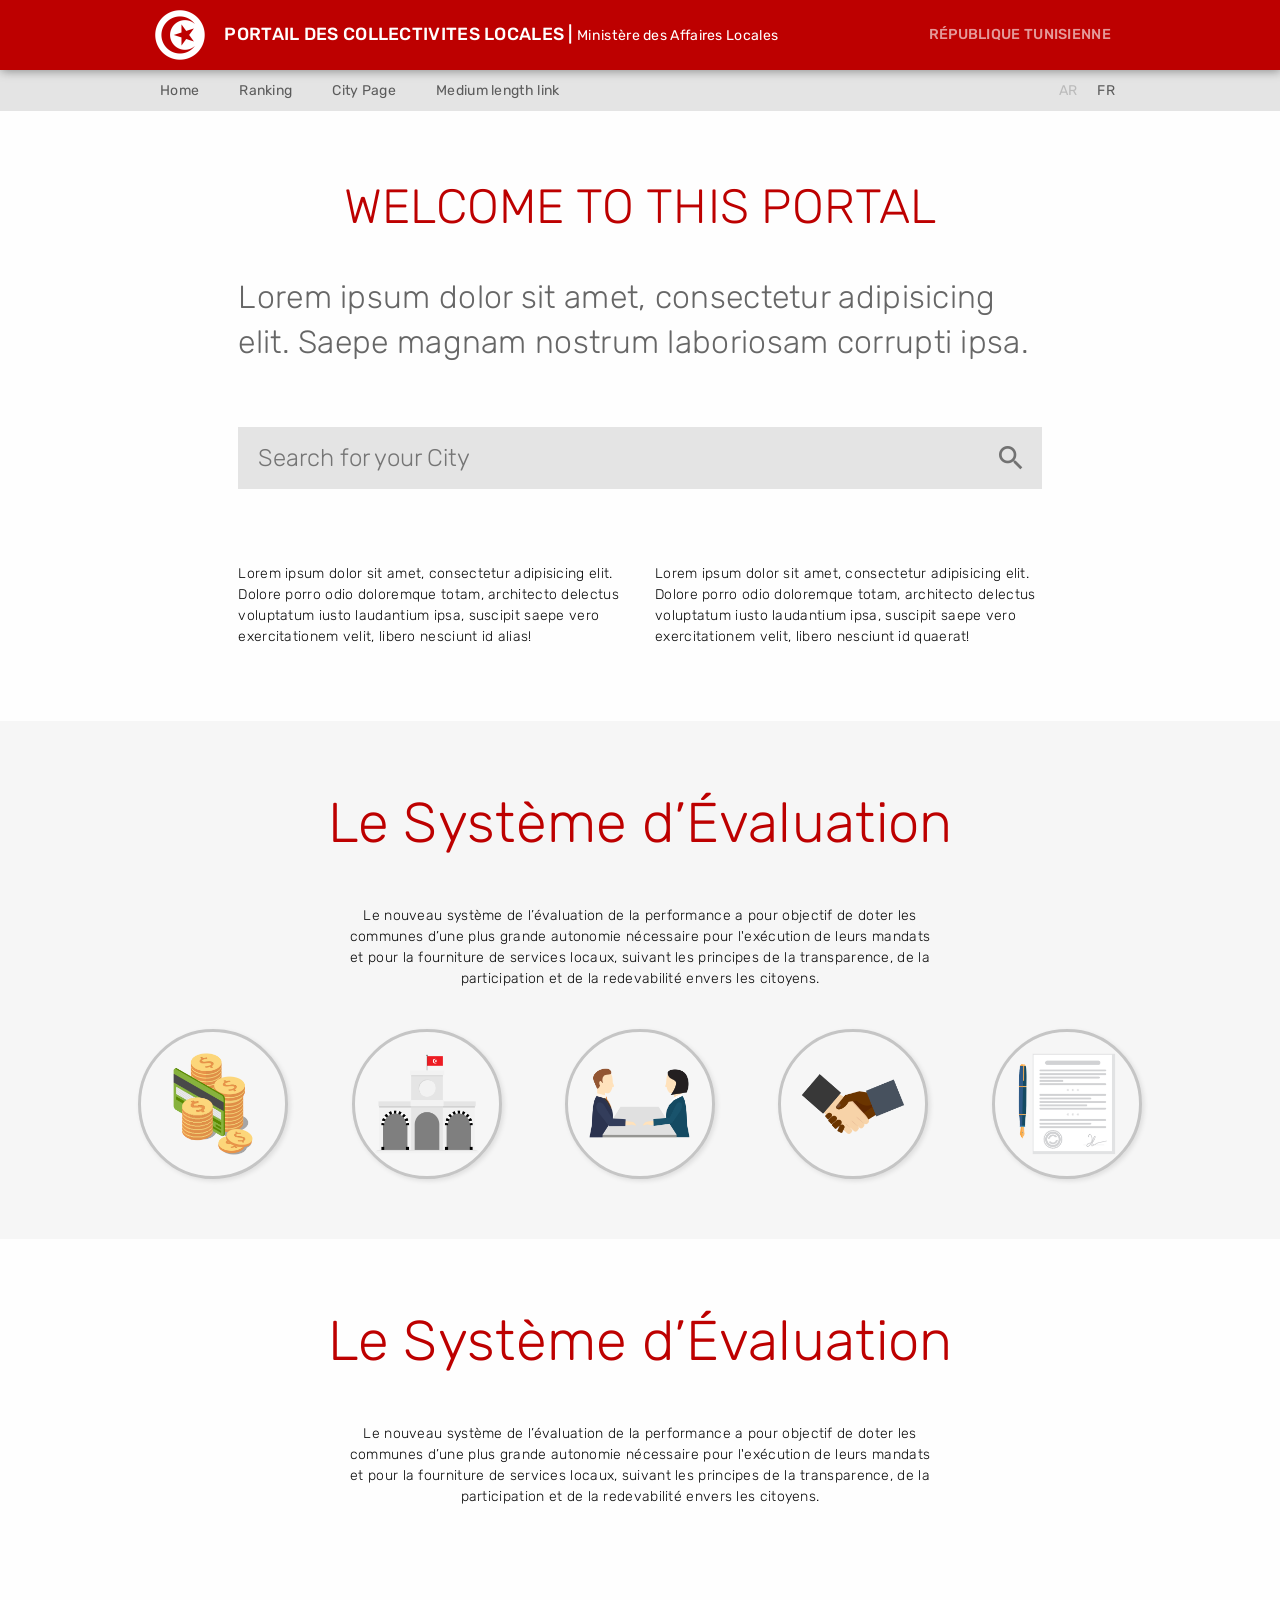
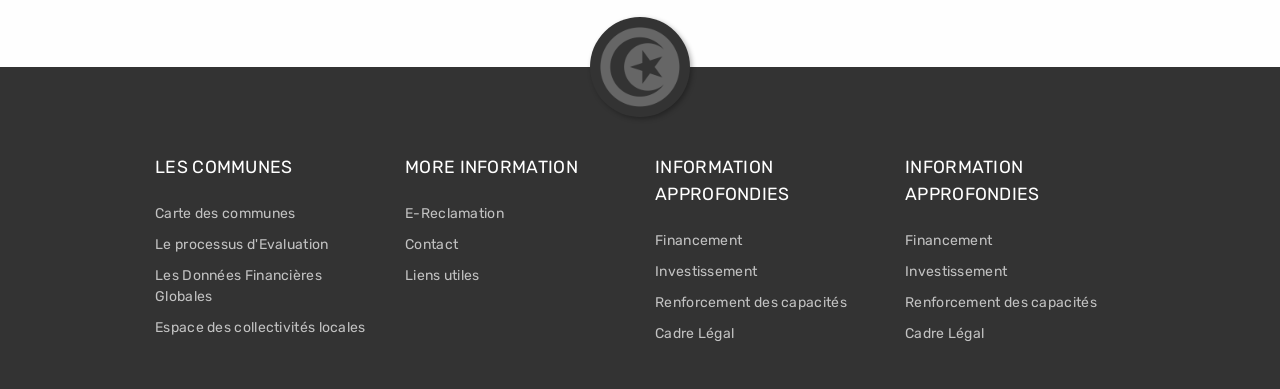
<file: index.html>
<!DOCTYPE html>
<html lang="en">
    <head>
        <meta charset="UTF-8"/>
        <meta http-equiv="X-UA-Compatible" content="IE=edge,chrome=1"/>
        <meta name="viewport" content="width=device-width, initial-scale=1.0"/>
        <title>Portail des Collectivites Locales</title>
        <link href="https://fonts.googleapis.com/css?family=Rubik:300,300i,400,400i,500,500i,700,700i" rel="stylesheet">


        <link rel="stylesheet" href="vendor/foundation.min.css"/>
        <link rel="stylesheet" href="styles/custom-styles.css"/>

        <link href="https://fonts.googleapis.com/icon?family=Material+Icons" rel="stylesheet">
    </head>

    <body class="">

        
          <header class="main-header">
            <section class="main-header__branding">
              <div class="row">
                <div class="large-8 column">
                  <h1><img src="./images/site-logo-white.png" alt=""> Portail des Collectivites Locales | <small>Ministère des Affaires Locales</small></h1>
                </div>
                <div class="large-4 column"><h4>République Tunisienne</h4></div>
                
              </div>
            </section>
            <section class="main-header__menu menu">
              <div class="row align-center">
                <div class="large-10 column">
                  <nav>
                    <a class="menu__item" href="./">Home</a><!--
                 --><a class="menu__item" href="./ranking.html">Ranking</a><!--
                 --><a class="menu__item" href="./city-page.html">City Page</a><!--
                 --><a class="menu__item" href="#">Medium length link</a>  
                  </nav>
                </div>
                <div class="large-2 column lang-select">
                  <a class="active" href="#">FR</a><a href="#">AR</a>
                </div>
              </div>
              <nav>
                
              </nav>
            </section>
          </header>
         

        

<section class="content-section landing-section">
  <div class="row align-center">
    <div class="large-10 column">
      <h1>Welcome to this Portal</h1>
      <p class="landing-section__highlight">Lorem ipsum dolor sit amet, consectetur adipisicing elit. Saepe magnam nostrum laboriosam corrupti ipsa.</p>
    </div>
  </div>
  <div class="row align-center">
    <div class="large-10 column">
      <form action="#" class="main-search main-search--alt">
        <input type="text" placeholder="Search for your City"><input type="submit" value="search">
      </form>
    </div>
  </div>
  <div class="row align-center">
    <div class="large-5 column">
      <p>Lorem ipsum dolor sit amet, consectetur adipisicing elit. Dolore porro odio doloremque totam, architecto delectus voluptatum iusto laudantium ipsa, suscipit saepe vero exercitationem velit, libero nesciunt id alias!</p>
    </div>
    <div class="large-5 column">
      <p>Lorem ipsum dolor sit amet, consectetur adipisicing elit. Dolore porro odio doloremque totam, architecto delectus voluptatum iusto laudantium ipsa, suscipit saepe vero exercitationem velit, libero nesciunt id quaerat!</p>
    </div>
  </div>
</section>

<section class="content-section content-section--gray-bg">
  <div class="row align-center">
    <div class="large-8 column">
      <h2 class="content-section__section-title">Le Système d’Évaluation</h2>
      <p class="content-section__intro">Le nouveau système de l’évaluation de la performance a pour objectif de doter les communes d’une plus grande autonomie nécessaire pour l'exécution de leurs mandats et pour la fourniture de services locaux, suivant les principes de la transparence, de la participation et de la redevabilité envers les citoyens.</p>
    </div>
  </div>
  <div class="row expanded cmo-graph">
    <div class="large-2 column large-offset-1 cmo-graph__item tooltip-wrapper">
      <div class="cmo-graph__image-wrapper"><img src="./images/money.png" alt=""></div>
      <div class="tooltip">
        <h3>Budget Approval</h3>
        <p>Approbation du budget provisionnel par le conseil de la collectivité en temps voulu</p>
      </div>
    </div>
    <div class="large-2 column cmo-graph__item tooltip-wrapper">
      <div class="cmo-graph__image-wrapper"><img src="./images/house.png" alt=""></div>
      <div class="tooltip">
        <h3>Financial Authorization</h3>
        <p>Transmission des états financiers de l’année précédente à l’autorité responsable</p>
      </div>
    </div>
    <div class="large-2 column cmo-graph__item tooltip-wrapper">
      <div class="cmo-graph__image-wrapper"><img src="./images/approval.png" alt=""></div>
      <div class="tooltip">
        <h3>Annual Budget Approval</h3>
        <p>Approbation du Programme Annuel d’Investissement, selon l’approche participative, par le conseil de la collectivité</p>
      </div>
    </div>
    <div class="large-2 column cmo-graph__item tooltip-wrapper">
      <div class="cmo-graph__image-wrapper"><img src="./images/evaluation.png" alt=""></div>
      <div class="tooltip">
        <h3>Publication</h3>
        <p>Publication du Plan Prévisionnel de Passation des Marchés Publics sur le site National de Marchés Publics</p>
      </div>
    </div>
    <div class="large-2 column cmo-graph__item tooltip-wrapper">
      <div class="cmo-graph__image-wrapper"><img src="./images/contract.png" alt=""></div>
      <div class="tooltip">
        <h3>Final Approval</h3>
        <p>Approbation de la convention de responsabilité entre la collectivité et l’état liées aux bénéfices des subventions</p>
      </div>
    </div>
  </div>
</section>

<section class="content-section">
  <div class="row align-center">
    <div class="large-8 column">
      <h2 class="content-section__section-title">Le Système d’Évaluation</h2>
      <p class="content-section__intro">Le nouveau système de l’évaluation de la performance a pour objectif de doter les communes d’une plus grande autonomie nécessaire pour l'exécution de leurs mandats et pour la fourniture de services locaux, suivant les principes de la transparence, de la participation et de la redevabilité envers les citoyens.</p>
    </div>
  </div>
</section>


        
        <footer class="main-footer">
          <div class="main-footer__branding">
            <div class="main-footer__logo">
              <img src="./images/site-logo-white.png" alt="">
            </div>
          </div>
          <div class="row">
            <div class="large-3 column">
              <h3>Les Communes</h3>
              <nav class="footer-menu">
                <a href="#">Carte des communes</a>
                <a href="#">Le processus d'Evaluation</a>
                <a href="#">Les Données Financières Globales</a>
                <a href="#">Espace des collectivités locales</a>
              </nav>
            </div>
            <div class="large-3 column">
              <h3>More Information</h3>
              <nav class="footer-menu">
                <a href="#">E-Reclamation</a>
                <a href="#">Contact</a>
                <a href="#">Liens utiles</a>
              </nav>
            </div>
            <div class="large-3 column">
              <h3>Information Approfondies</h3>
              <nav class="footer-menu">
                <a href="#">Financement</a>
                <a href="#">Investissement</a>
                <a href="#">Renforcement des capacités</a>
                <a href="#">Cadre Légal</a>
              </nav>
            </div>
            <div class="large-3 column">
              <h3>Information Approfondies</h3>
              <nav class="footer-menu">
                <a href="#">Financement</a>
                <a href="#">Investissement</a>
                <a href="#">Renforcement des capacités</a>
                <a href="#">Cadre Légal</a>
              </nav>
            </div>
          </div>
        </footer>
        

        <div id="overlay" class="js-overlay"></div>
        <script src="./vendor/jquery-2.1.4.min.js"></script>
        <script src="./scripts.js"></script>
    </body>
</html>
</file>
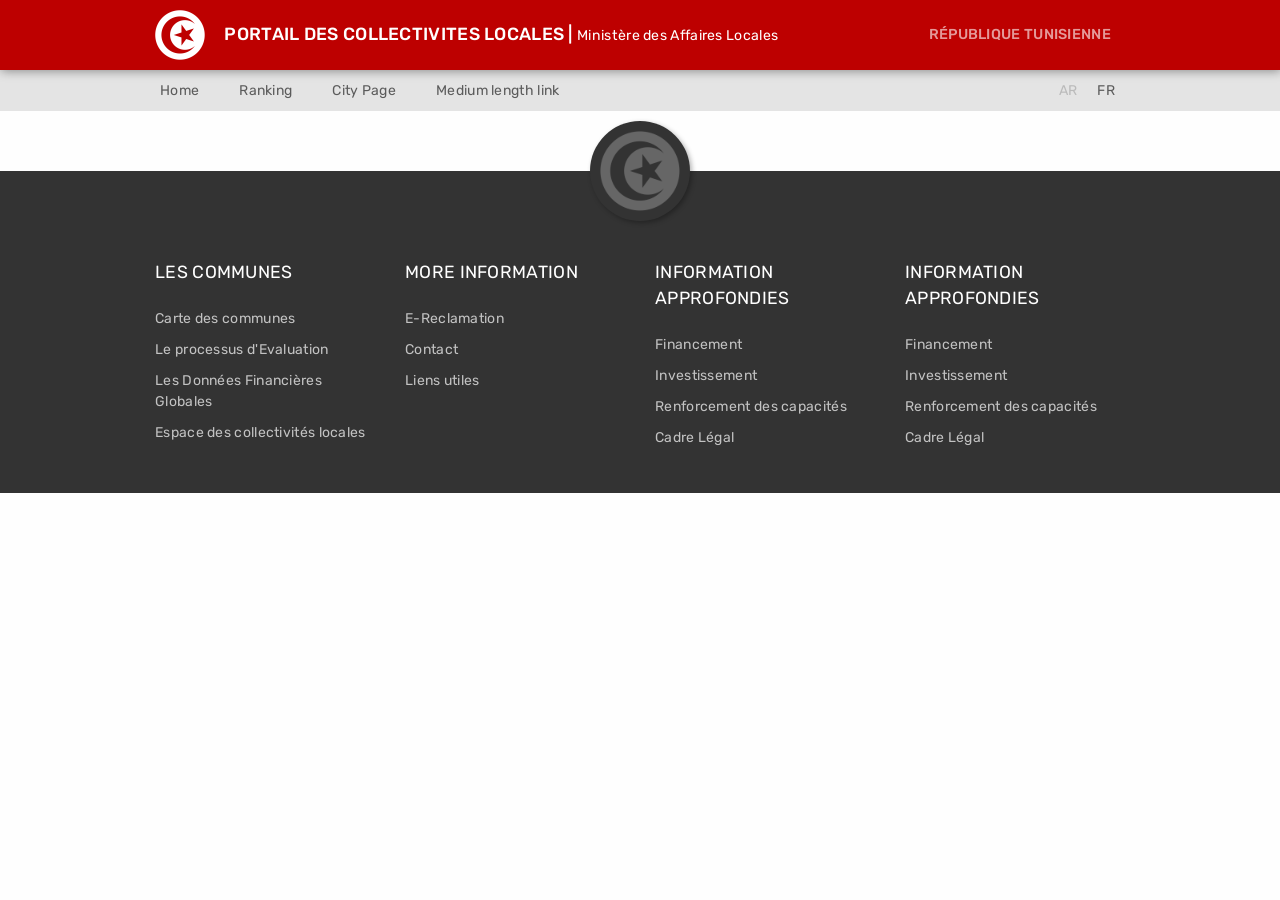
<file: _base.html>
<!DOCTYPE html>
<html lang="en">
    <head>
        <meta charset="UTF-8"/>
        <meta http-equiv="X-UA-Compatible" content="IE=edge,chrome=1"/>
        <meta name="viewport" content="width=device-width, initial-scale=1.0"/>
        <title>Portail des Collectivites Locales</title>
        <link href="https://fonts.googleapis.com/css?family=Rubik:300,300i,400,400i,500,500i,700,700i" rel="stylesheet">


        <link rel="stylesheet" href="vendor/foundation.min.css"/>
        <link rel="stylesheet" href="styles/custom-styles.css"/>

        <link href="https://fonts.googleapis.com/icon?family=Material+Icons" rel="stylesheet">
    </head>

    <body class="">

        
          <header class="main-header">
            <section class="main-header__branding">
              <div class="row">
                <div class="large-8 column">
                  <h1><img src="./images/site-logo-white.png" alt=""> Portail des Collectivites Locales | <small>Ministère des Affaires Locales</small></h1>
                </div>
                <div class="large-4 column"><h4>République Tunisienne</h4></div>
                
              </div>
            </section>
            <section class="main-header__menu menu">
              <div class="row align-center">
                <div class="large-10 column">
                  <nav>
                    <a class="menu__item" href="./">Home</a><!--
                 --><a class="menu__item" href="./ranking.html">Ranking</a><!--
                 --><a class="menu__item" href="./city-page.html">City Page</a><!--
                 --><a class="menu__item" href="#">Medium length link</a>  
                  </nav>
                </div>
                <div class="large-2 column lang-select">
                  <a class="active" href="#">FR</a><a href="#">AR</a>
                </div>
              </div>
              <nav>
                
              </nav>
            </section>
          </header>
         

        
            
        

        
        <footer class="main-footer">
          <div class="main-footer__branding">
            <div class="main-footer__logo">
              <img src="./images/site-logo-white.png" alt="">
            </div>
          </div>
          <div class="row">
            <div class="large-3 column">
              <h3>Les Communes</h3>
              <nav class="footer-menu">
                <a href="#">Carte des communes</a>
                <a href="#">Le processus d'Evaluation</a>
                <a href="#">Les Données Financières Globales</a>
                <a href="#">Espace des collectivités locales</a>
              </nav>
            </div>
            <div class="large-3 column">
              <h3>More Information</h3>
              <nav class="footer-menu">
                <a href="#">E-Reclamation</a>
                <a href="#">Contact</a>
                <a href="#">Liens utiles</a>
              </nav>
            </div>
            <div class="large-3 column">
              <h3>Information Approfondies</h3>
              <nav class="footer-menu">
                <a href="#">Financement</a>
                <a href="#">Investissement</a>
                <a href="#">Renforcement des capacités</a>
                <a href="#">Cadre Légal</a>
              </nav>
            </div>
            <div class="large-3 column">
              <h3>Information Approfondies</h3>
              <nav class="footer-menu">
                <a href="#">Financement</a>
                <a href="#">Investissement</a>
                <a href="#">Renforcement des capacités</a>
                <a href="#">Cadre Légal</a>
              </nav>
            </div>
          </div>
        </footer>
        

        <div id="overlay" class="js-overlay"></div>
        <script src="./vendor/jquery-2.1.4.min.js"></script>
        <script src="./scripts.js"></script>
    </body>
</html>
</file>
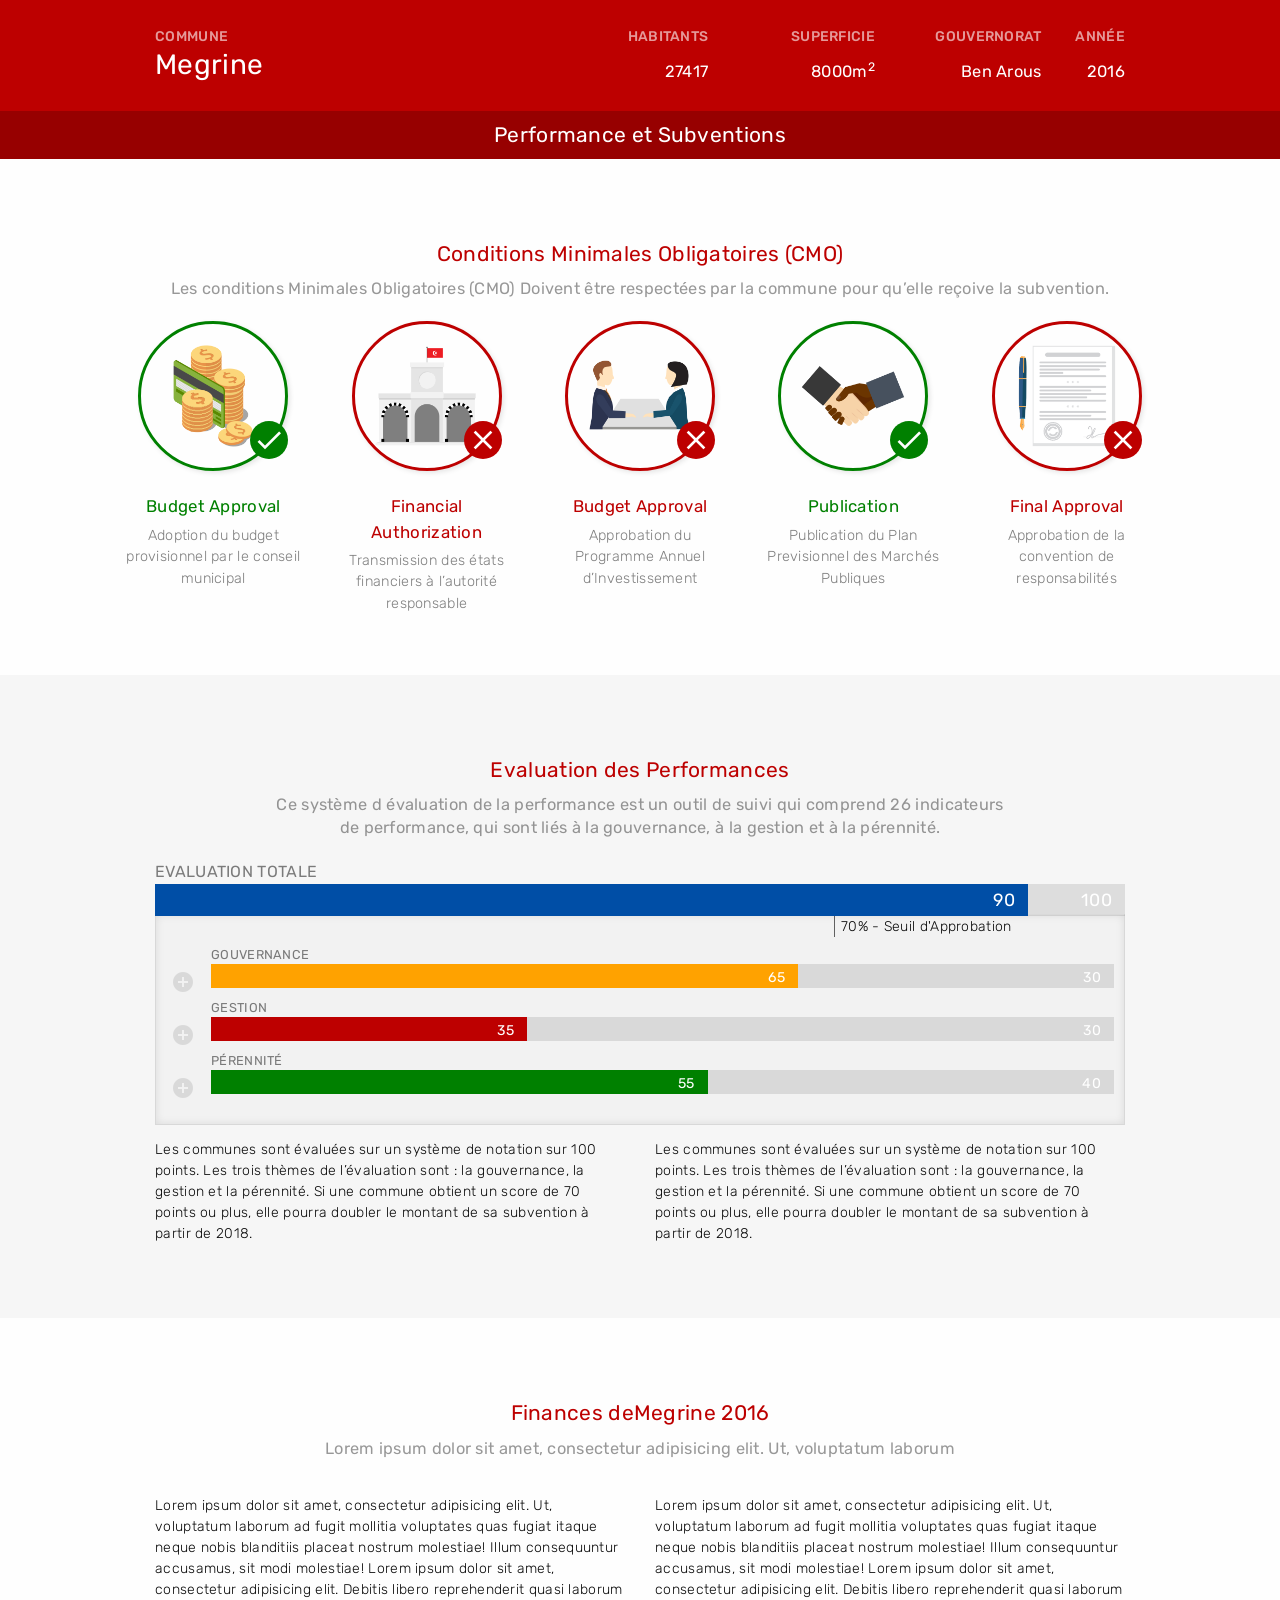
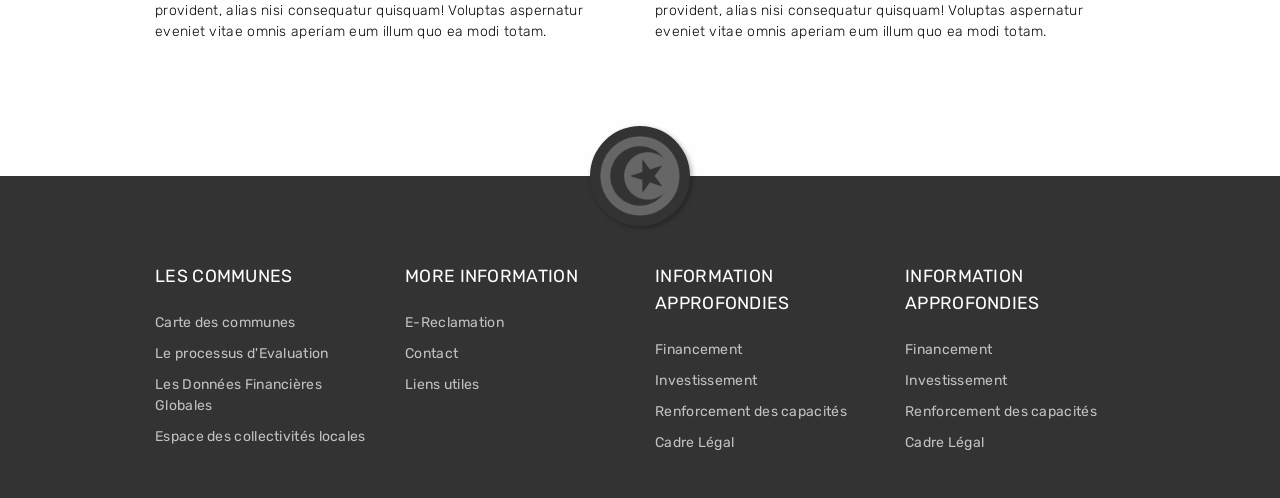
<file: city-page.html>
<!DOCTYPE html>
<html lang="en">
    <head>
        <meta charset="UTF-8"/>
        <meta http-equiv="X-UA-Compatible" content="IE=edge,chrome=1"/>
        <meta name="viewport" content="width=device-width, initial-scale=1.0"/>
        <title>Portail des Collectivites Locales</title>
        <link href="https://fonts.googleapis.com/css?family=Rubik:300,300i,400,400i,500,500i,700,700i" rel="stylesheet">


        <link rel="stylesheet" href="vendor/foundation.min.css"/>
        <link rel="stylesheet" href="styles/custom-styles.css"/>

        <link href="https://fonts.googleapis.com/icon?family=Material+Icons" rel="stylesheet">
    </head>

    <body class="">

        
<header class="city-header">
  <div class="row">
    <div class="large-5 column city-header__name">
      <h4>Commune</h4>
      <h1>Megrine</h1>
    </div>
    <div class="large-2 column">
      <h4>Habitants</h4>
      <h3>27417</h3>
    </div>
    <div class="large-2 column">
      <h4>Superficie</h4>
      <h3>8000m<sup>2</sup></h3>
    </div>
    <div class="large-2 column">
      <h4>Gouvernorat</h4>
      <h3>Ben Arous</h3>
    </div>
    <div class="large-1 column">
      <h4>Année</h4>
      <h3>2016</h3>
    </div>
  </div>
  <div class="row expanded city-header__subtitle">
    <div class="large-12 column">
      <h2>Performance et Subventions</h2>
    </div>
  </div>
</header>
 

        
<article class="city-page">
<section class="city-page__cmo content-section">
  <div class="row align-center">
    <div class="large-12 column city-page__heading">
      <h2>Conditions Minimales Obligatoires (CMO)</h2>
      <h3>Les conditions Minimales Obligatoires (CMO) Doivent être respectées par la commune pour qu’elle reçoive la subvention.</h3>
    </div>
  </div>
  <div class="row expanded cmo-graph">
      <div class="large-2 column large-offset-1 cmo-graph__item cmo-graph__item--true">
        <div class="cmo-graph__status">
          <div class="cmo-graph__image-wrapper"><img src="./images/money.png" alt=""></div>
        </div>
        <div class="cmo-graph__item__text">
          <h3>Budget Approval</h3>
          <p>Adoption du budget provisionnel par le conseil municipal</p>
        </div>
      </div>
      <div class="large-2 column cmo-graph__item cmo-graph__item--false">
        <div class="cmo-graph__status">
          <div class="cmo-graph__image-wrapper"><img src="./images/house.png" alt=""></div>
        </div>
        <div class="cmo-graph__item__text">
          <h3>Financial Authorization</h3>
          <p>Transmission des états financiers à l’autorité responsable</p>
        </div>
      </div>
      <div class="large-2 column cmo-graph__item cmo-graph__item--false">
        <div class="cmo-graph__status">
          <div class="cmo-graph__image-wrapper"><img src="./images/approval.png" alt=""></div>
        </div>
        <div class="cmo-graph__item__text">
          <h3>Budget Approval</h3>
          <p>Approbation du Programme Annuel d’Investissement</p>
        </div>
      </div>
      <div class="large-2 column cmo-graph__item cmo-graph__item--true">
        <div class="cmo-graph__status">
          <div class="cmo-graph__image-wrapper"><img src="./images/evaluation.png" alt=""></div>
        </div>
        <div class="cmo-graph__item__text">
          <h3>Publication</h3>
          <p>Publication du Plan Previsionnel des Marchés Publiques</p>
        </div>
      </div>
      <div class="large-2 column cmo-graph__item cmo-graph__item--false">
        <div class="cmo-graph__status">
          <div class="cmo-graph__image-wrapper"><img src="./images/contract.png" alt=""></div>
        </div>
        <div class="cmo-graph__item__text">
          <h3>Final Approval</h3>
          <p>Approbation de la convention de responsabilités</p>
        </div>
      </div>
    </div>
</section>
<section class="city-page__performance content-section content-section--gray-bg">
  <div class="row align-center">
    <div class="large-9 column city-page__heading">
      <h2>Evaluation des Performances</h2>
      <h3>Ce système d évaluation de la performance est un outil de suivi qui comprend 26 indicateurs de performance, qui sont liés à la gouvernance, à la gestion et à la pérennité.</h3>
    </div>
  </div>
  <div class="row">
    <div class="large-12 column">
      <div class="evaluation-graph">
        <div class="evaluation-graph__item bar bar--overall">
          <h5 class="bar__legend">Evaluation Totale</h5>
          <div class="bar__container" data-total="100">
            <div class="bar__value" style="width: 90%" data-value="90"></div>
          </div>
          <div class="bar__threshold">70% - Seuil d'Approbation</div>
        </div>
        
        <div class="evaluation-graph__group">
          <div class="evaluation-graph__item bar">
            <div class="bar__trigger"><i class="material-icons">add_circle</i></div>
            <h5 class="bar__legend">Gouvernance</h5>
            <div class="bar__container bar--governance" data-total="30">
              <div class="bar__value" style="width: 65%" data-value="65"></div>
            </div>
          </div>

          <div class="evaluation-graph__item bar">
            <div class="bar__trigger"><i class="material-icons">add_circle</i></div>
            <h5 class="bar__legend">Gestion</h5>
            <div class="bar__container bar--gestion" data-total="30">
              <div class="bar__value" style="width: 35%" data-value="35"></div>
            </div>
          </div>

          <div class="evaluation-graph__item bar">
            <div class="bar__trigger"><i class="material-icons">add_circle</i></div>
            <h5 class="bar__legend">Pérennité</h5>
            <div class="bar__container bar--perenity" data-total="40">
              <div class="bar__value" style="width: 55%" data-value="55"></div>
            </div>
          </div>
        </div>
      </div>
    </div>
  </div>
  <div class="row">
    <div class="large-6 column">
      <p>Les communes sont évaluées sur un système de notation sur 100 points. Les trois thèmes de l’évaluation sont : la gouvernance, la gestion et la pérennité. Si une commune obtient un score de 70 points ou plus, elle pourra doubler le montant de sa subvention à partir de 2018.</p>
    </div>
    <div class="large-6 column">
      <p>Les communes sont évaluées sur un système de notation sur 100 points. Les trois thèmes de l’évaluation sont : la gouvernance, la gestion et la pérennité. Si une commune obtient un score de 70 points ou plus, elle pourra doubler le montant de sa subvention à partir de 2018.</p>
    </div>
  </div>  
</section>

<section class="content-section">
  <div class="row align-center">
    <div class="large-8 column city-page__heading">
      <h2>Finances deMegrine 2016</h2>
      <h3>Lorem ipsum dolor sit amet, consectetur adipisicing elit. Ut, voluptatum laborum</h3>
    </div>
  </div>
  <div class="row">
    <div class="large-6 column">
      <p>Lorem ipsum dolor sit amet, consectetur adipisicing elit. Ut, voluptatum laborum ad fugit mollitia voluptates quas fugiat itaque neque nobis blanditiis placeat nostrum molestiae! Illum consequuntur accusamus, sit modi molestiae! Lorem ipsum dolor sit amet, consectetur adipisicing elit. Debitis libero reprehenderit quasi laborum provident, alias nisi consequatur quisquam! Voluptas aspernatur eveniet vitae omnis aperiam eum illum quo ea modi totam.</p>
    </div>
    <div class="large-6 column">
      <p>Lorem ipsum dolor sit amet, consectetur adipisicing elit. Ut, voluptatum laborum ad fugit mollitia voluptates quas fugiat itaque neque nobis blanditiis placeat nostrum molestiae! Illum consequuntur accusamus, sit modi molestiae! Lorem ipsum dolor sit amet, consectetur adipisicing elit. Debitis libero reprehenderit quasi laborum provident, alias nisi consequatur quisquam! Voluptas aspernatur eveniet vitae omnis aperiam eum illum quo ea modi totam.</p>
    </div>
  </div>  
</section>

</article>


        
        <footer class="main-footer">
          <div class="main-footer__branding">
            <div class="main-footer__logo">
              <img src="./images/site-logo-white.png" alt="">
            </div>
          </div>
          <div class="row">
            <div class="large-3 column">
              <h3>Les Communes</h3>
              <nav class="footer-menu">
                <a href="#">Carte des communes</a>
                <a href="#">Le processus d'Evaluation</a>
                <a href="#">Les Données Financières Globales</a>
                <a href="#">Espace des collectivités locales</a>
              </nav>
            </div>
            <div class="large-3 column">
              <h3>More Information</h3>
              <nav class="footer-menu">
                <a href="#">E-Reclamation</a>
                <a href="#">Contact</a>
                <a href="#">Liens utiles</a>
              </nav>
            </div>
            <div class="large-3 column">
              <h3>Information Approfondies</h3>
              <nav class="footer-menu">
                <a href="#">Financement</a>
                <a href="#">Investissement</a>
                <a href="#">Renforcement des capacités</a>
                <a href="#">Cadre Légal</a>
              </nav>
            </div>
            <div class="large-3 column">
              <h3>Information Approfondies</h3>
              <nav class="footer-menu">
                <a href="#">Financement</a>
                <a href="#">Investissement</a>
                <a href="#">Renforcement des capacités</a>
                <a href="#">Cadre Légal</a>
              </nav>
            </div>
          </div>
        </footer>
        

        <div id="overlay" class="js-overlay"></div>
        <script src="./vendor/jquery-2.1.4.min.js"></script>
        <script src="./scripts.js"></script>
    </body>
</html>
</file>
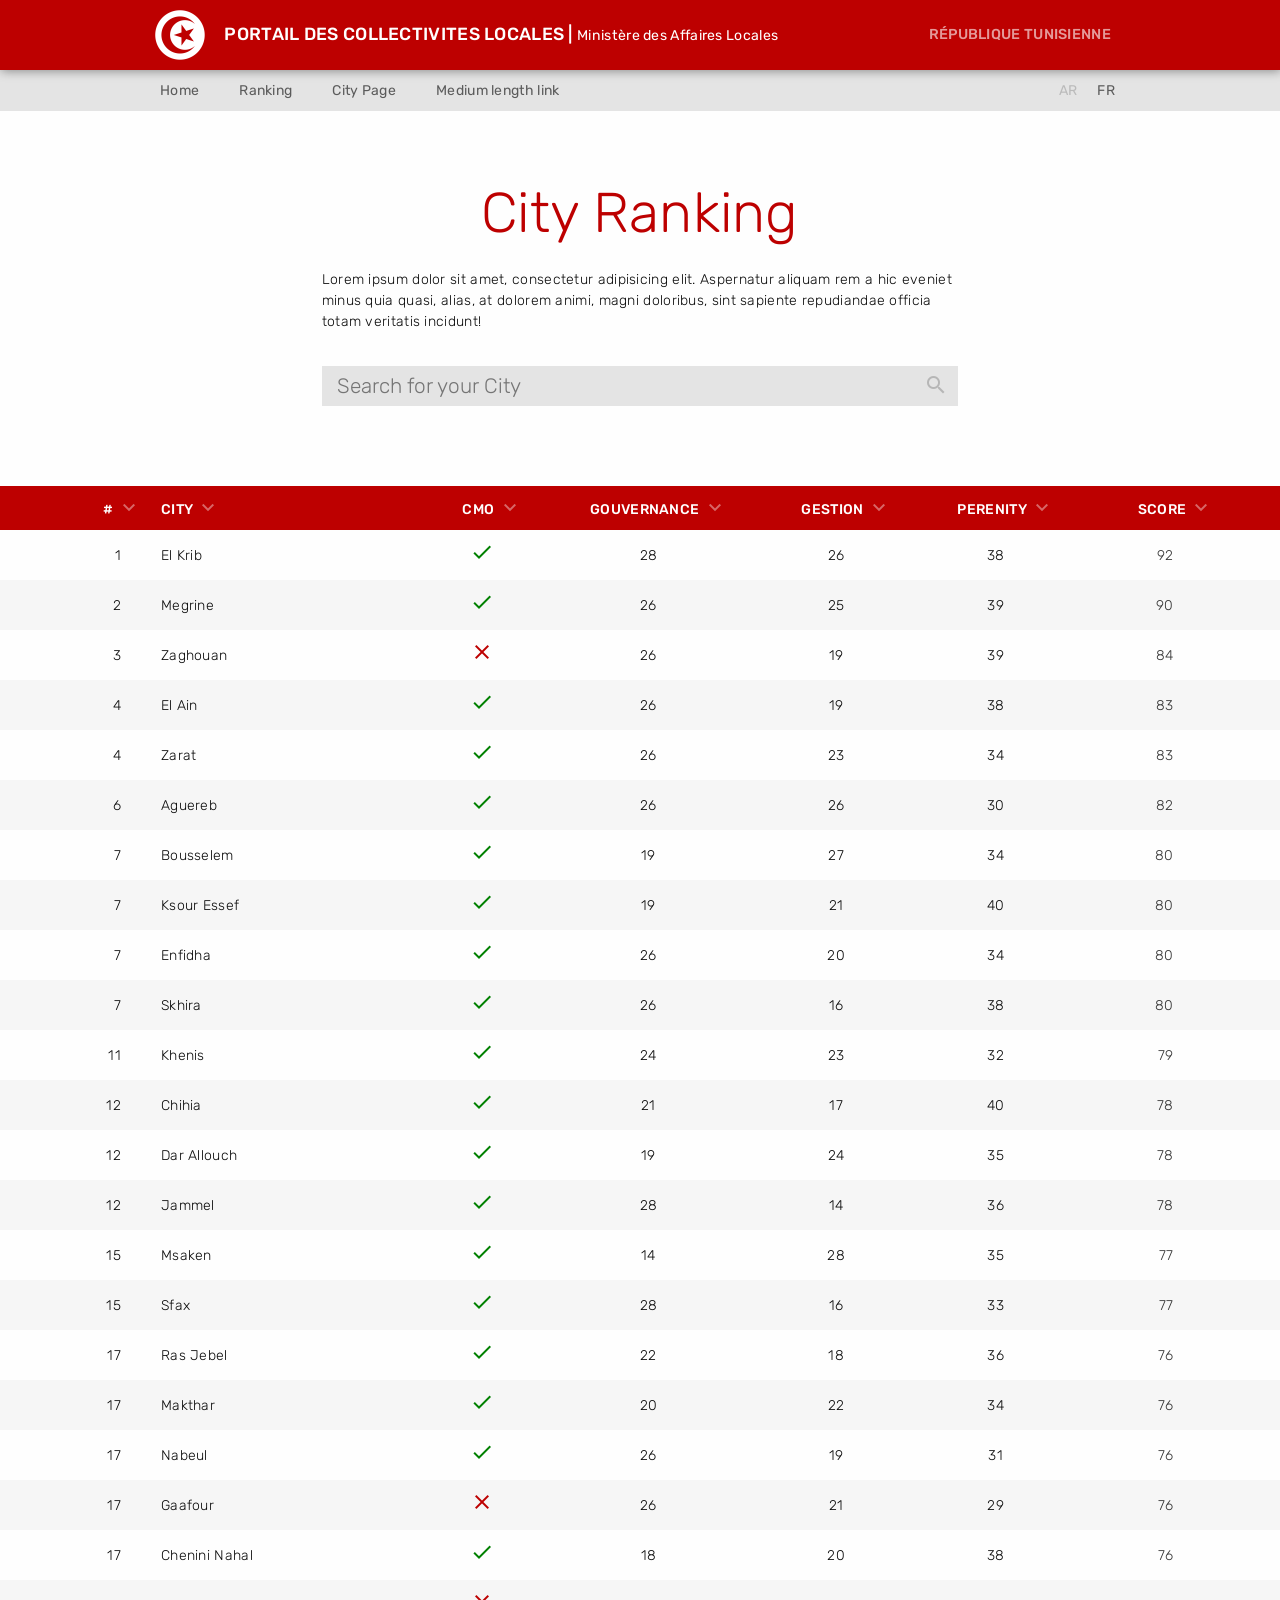
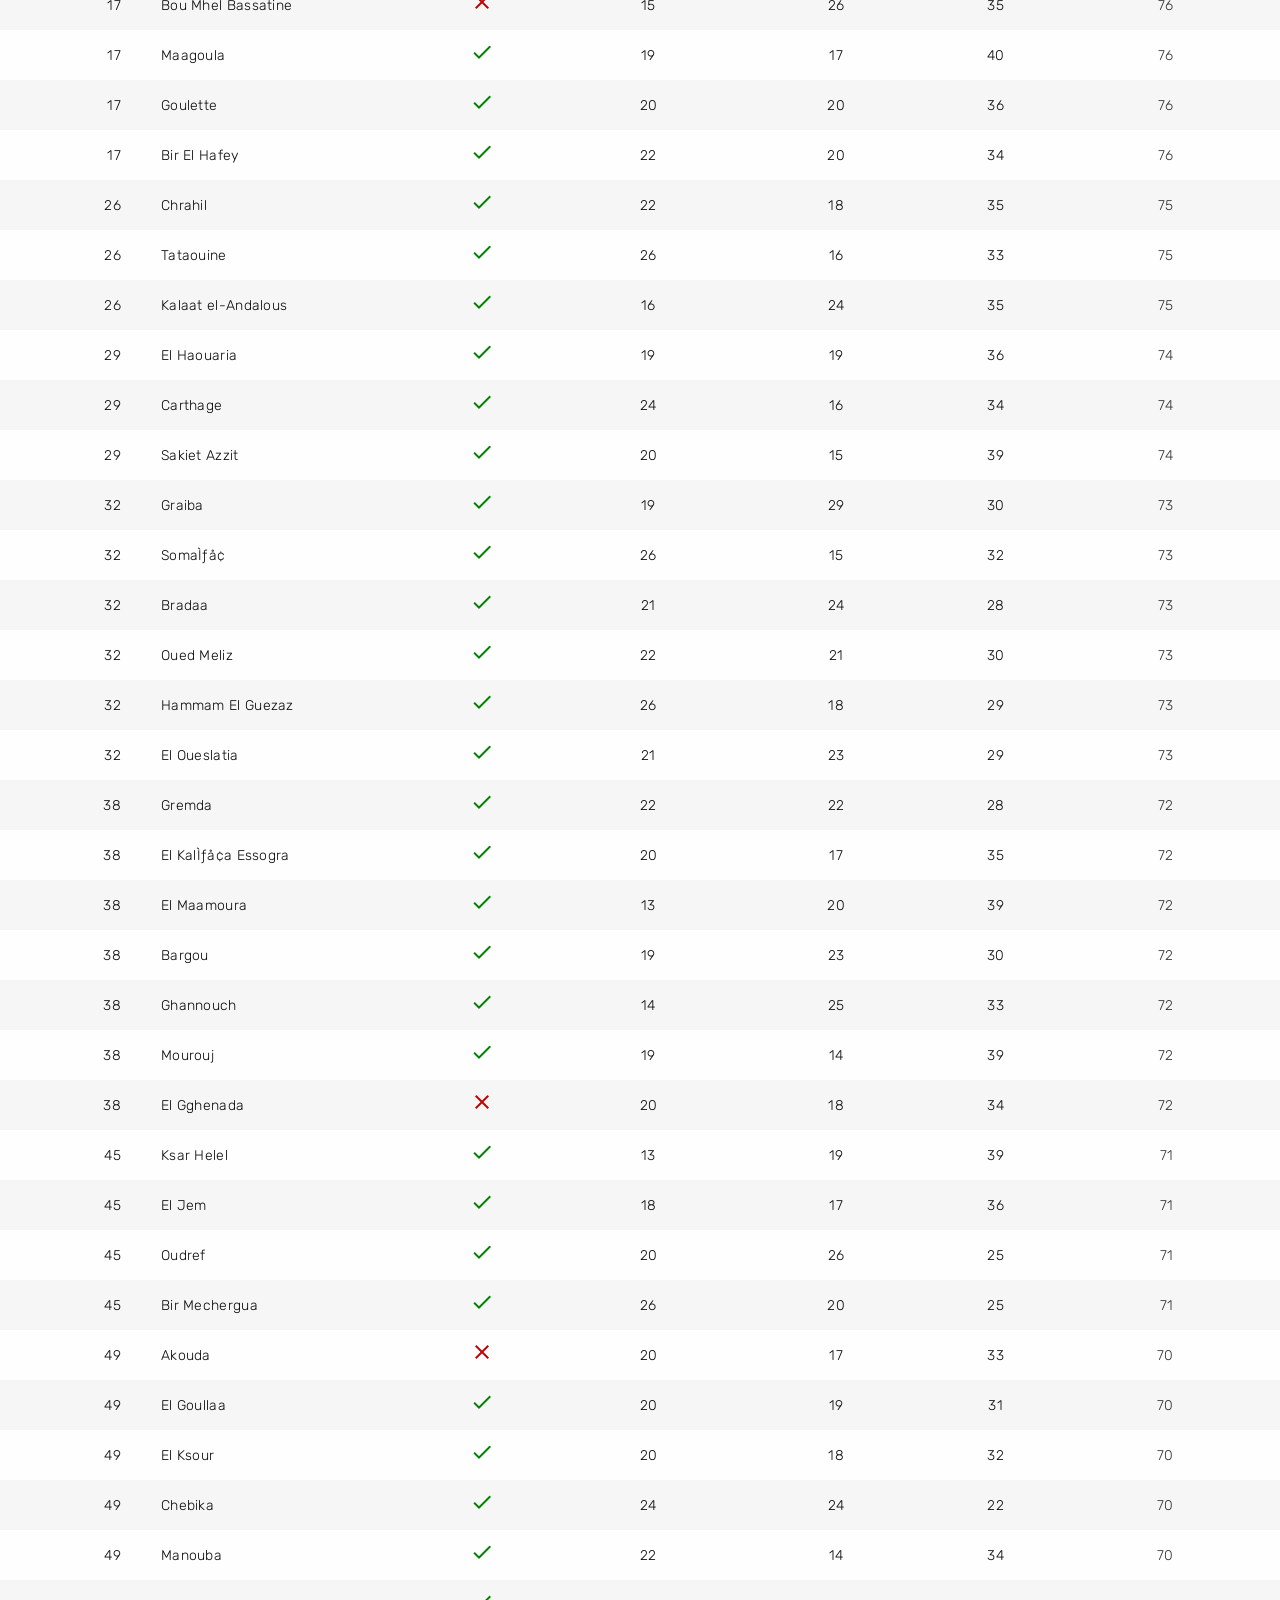
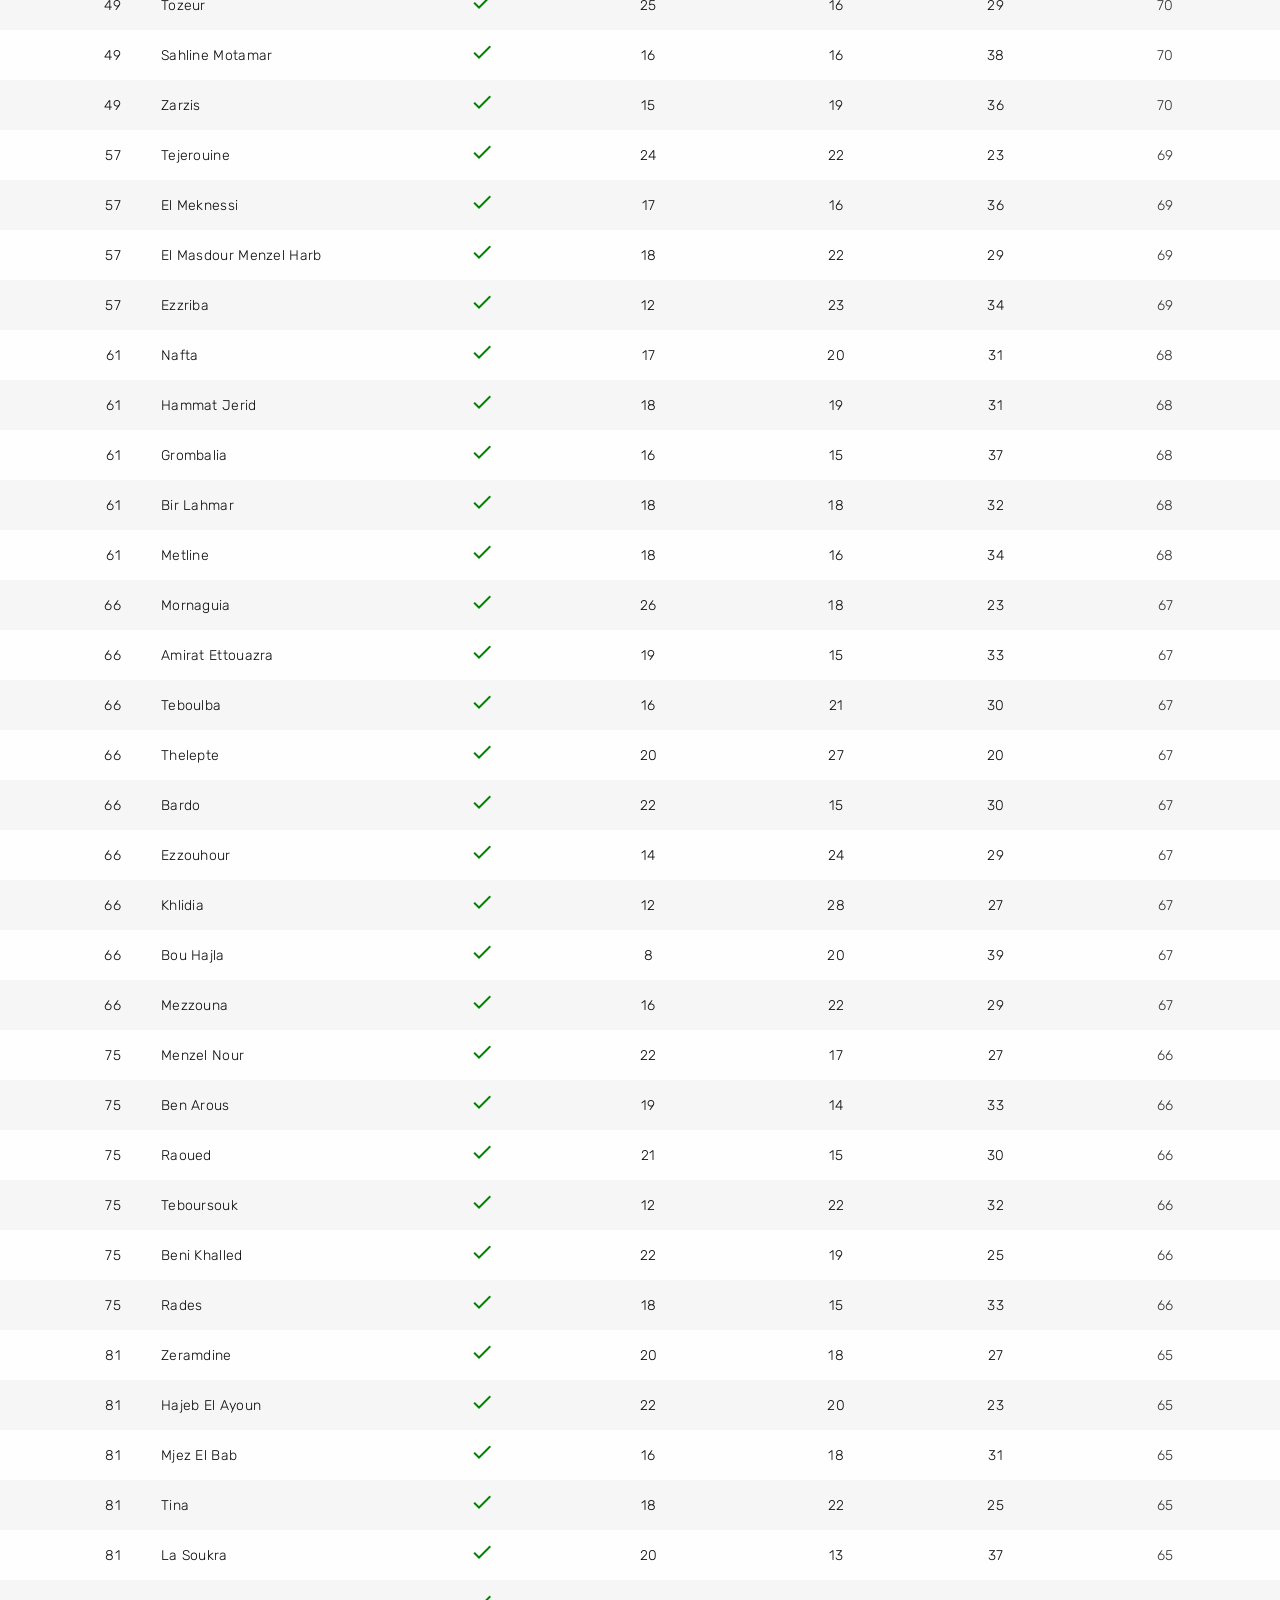
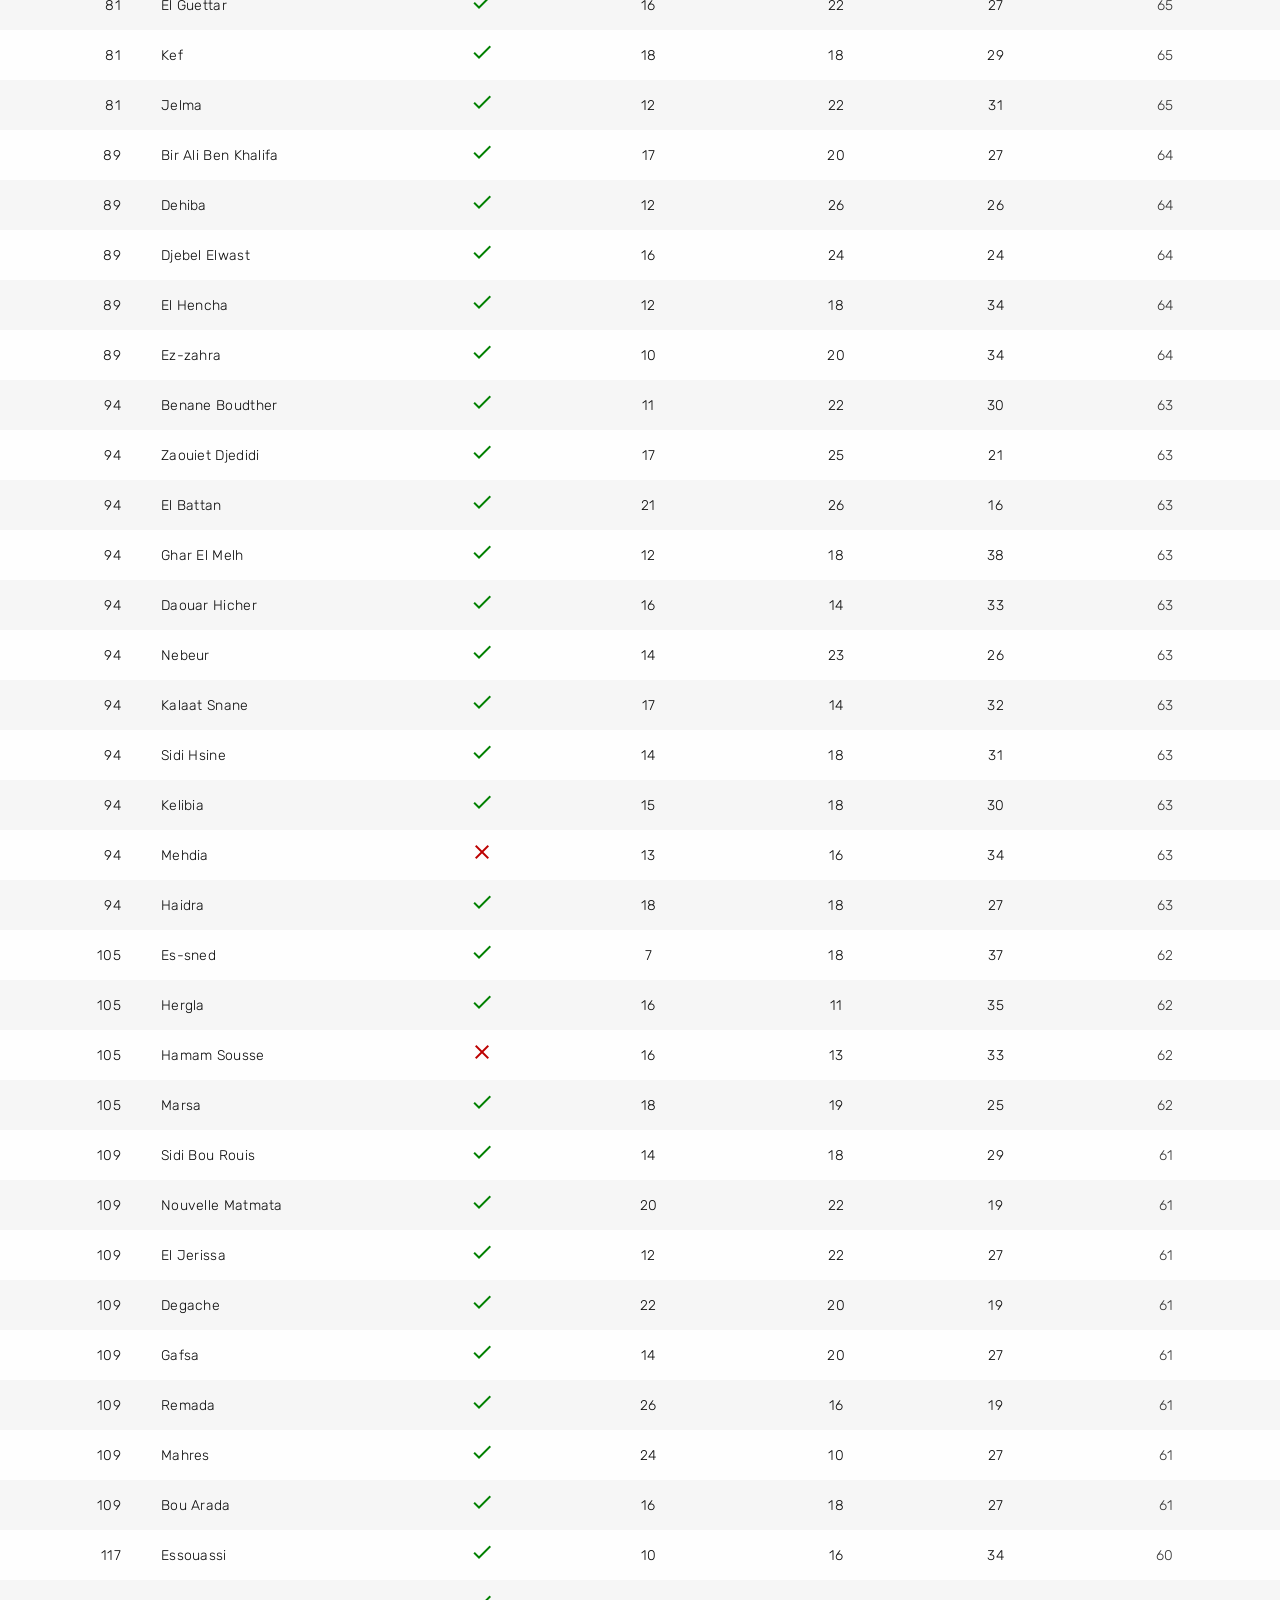
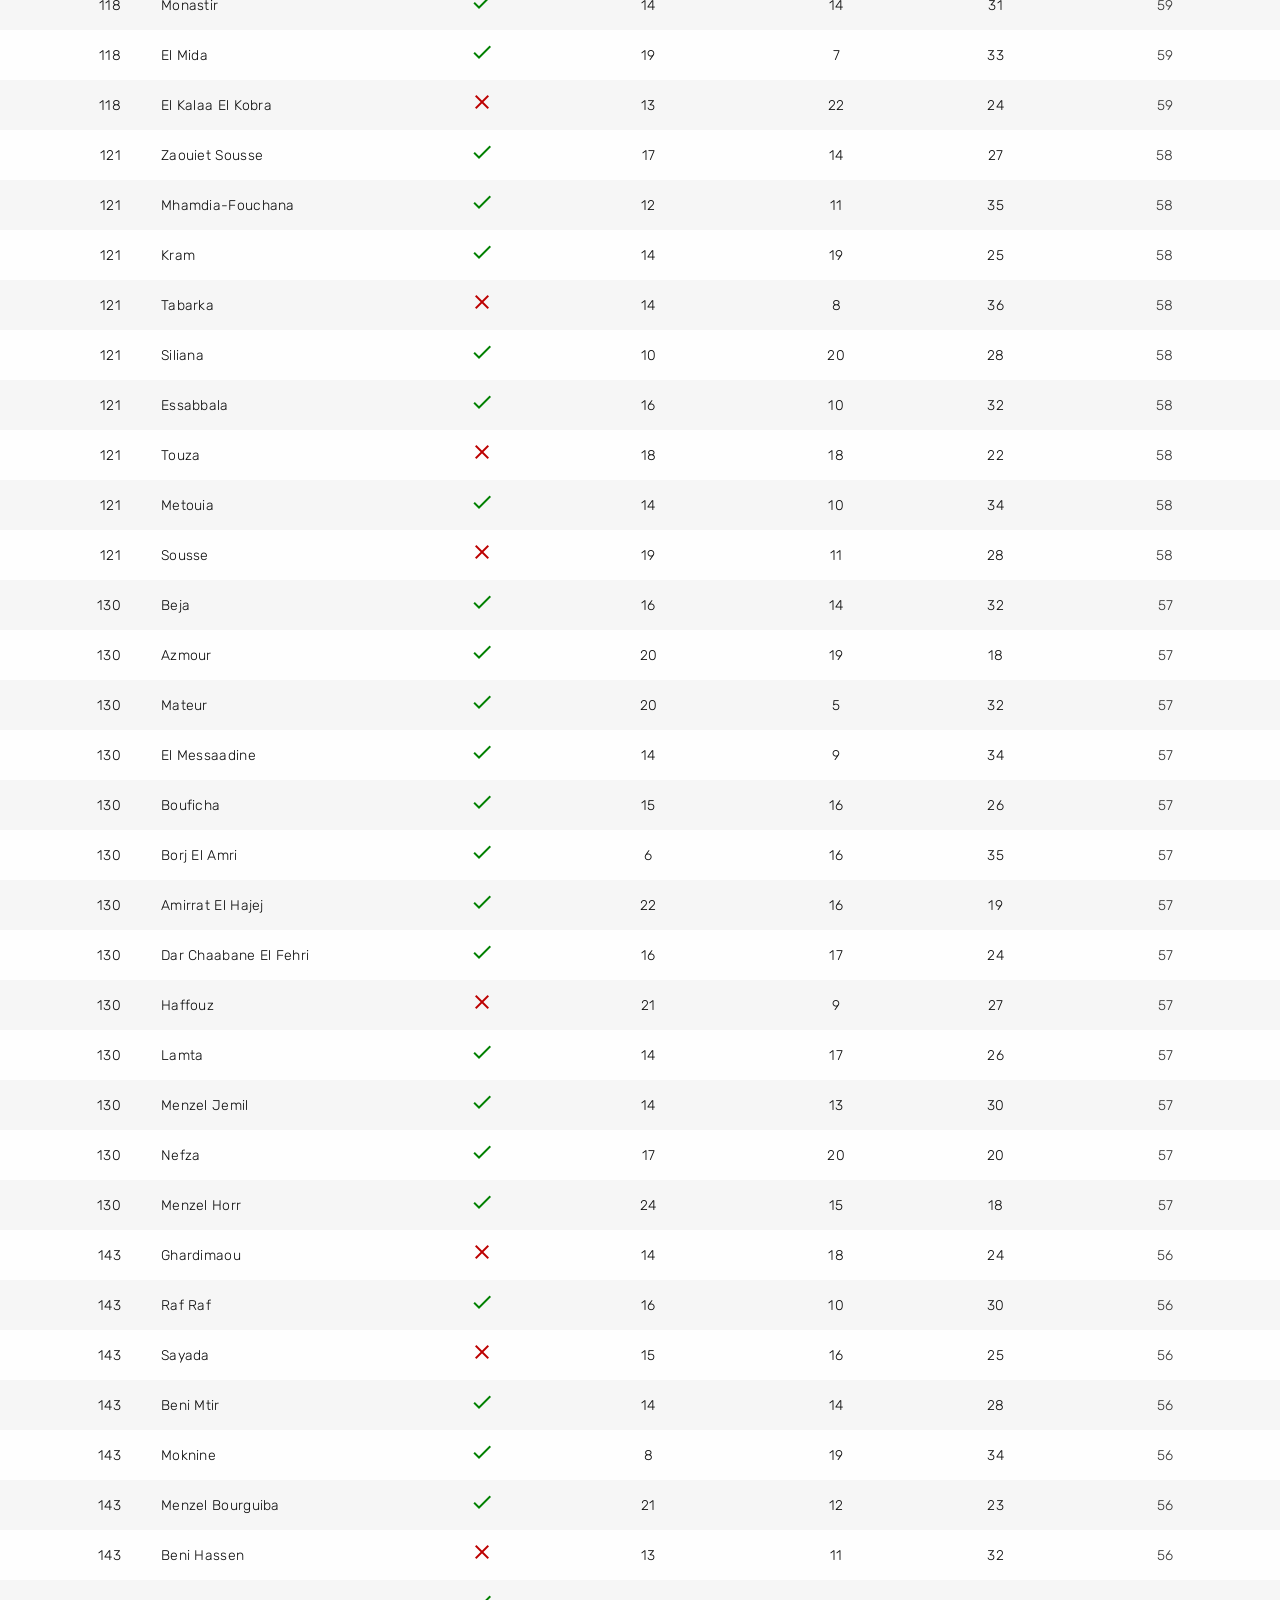
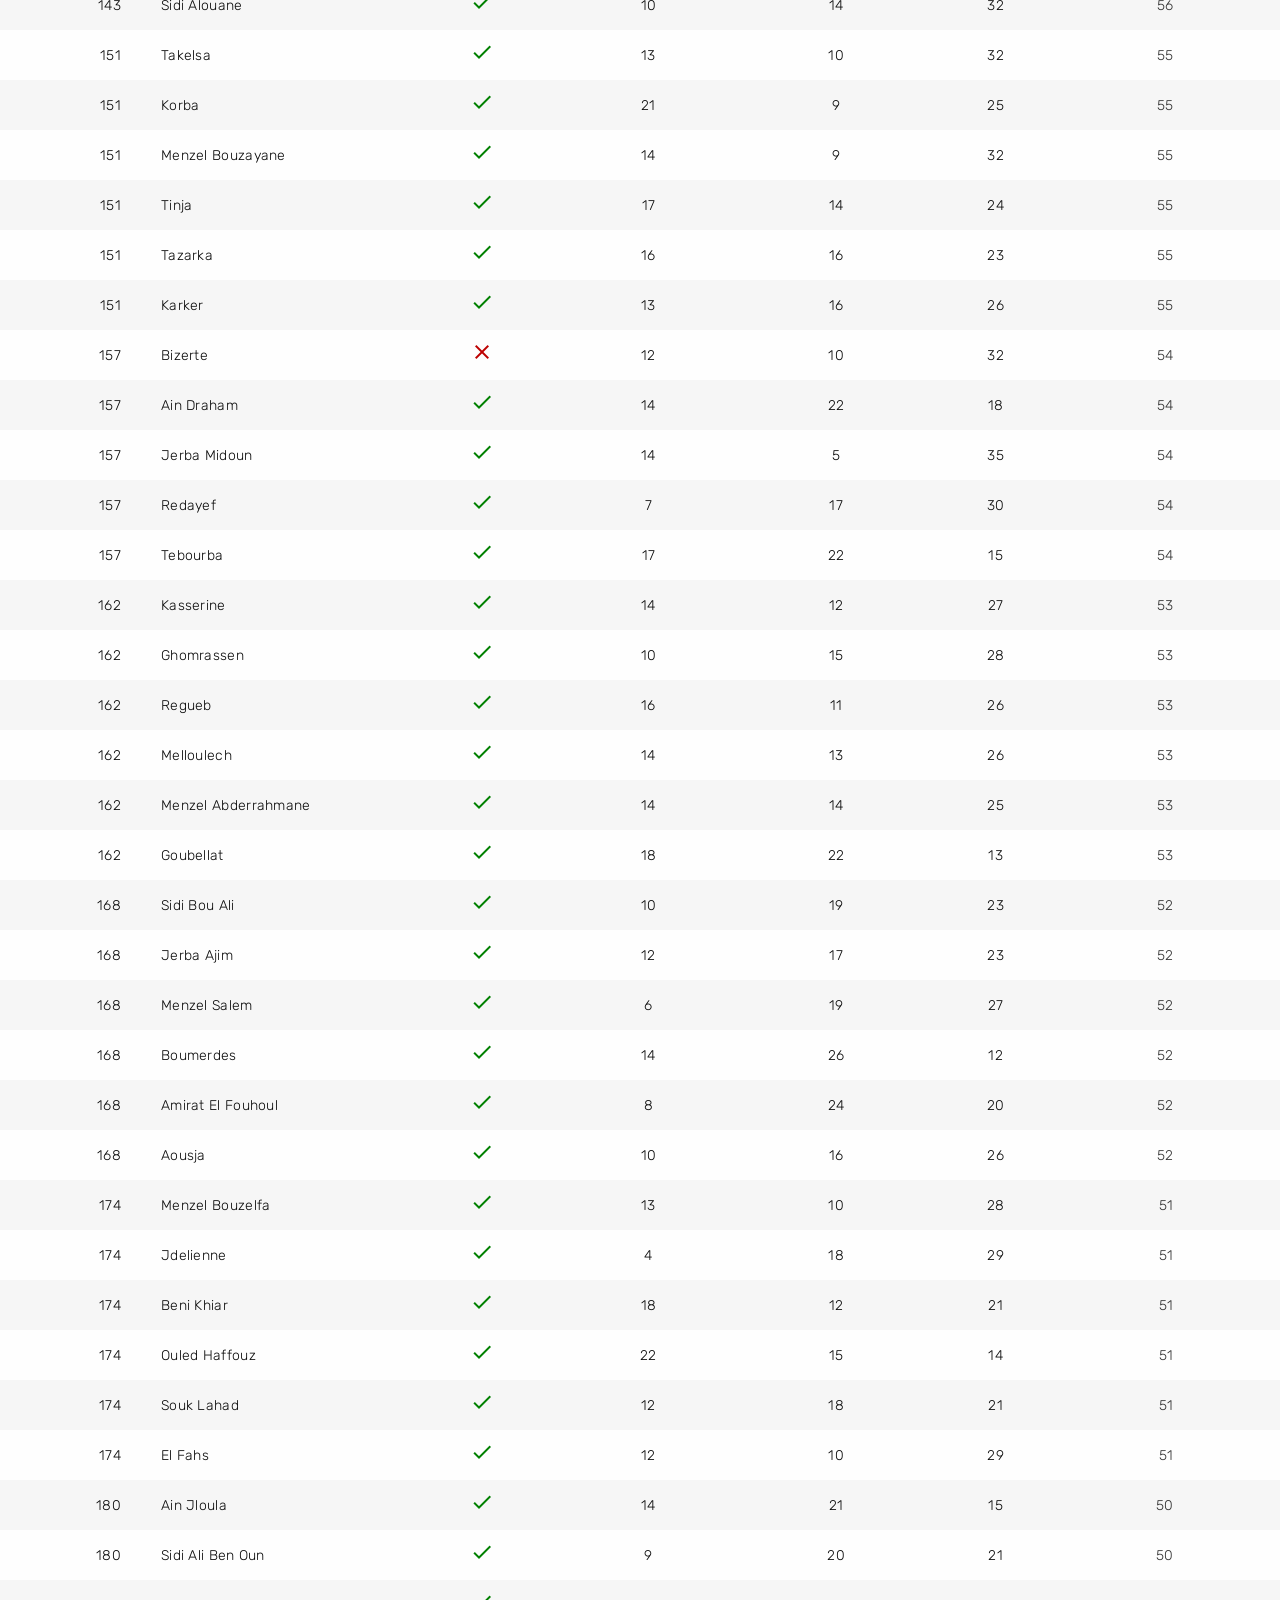
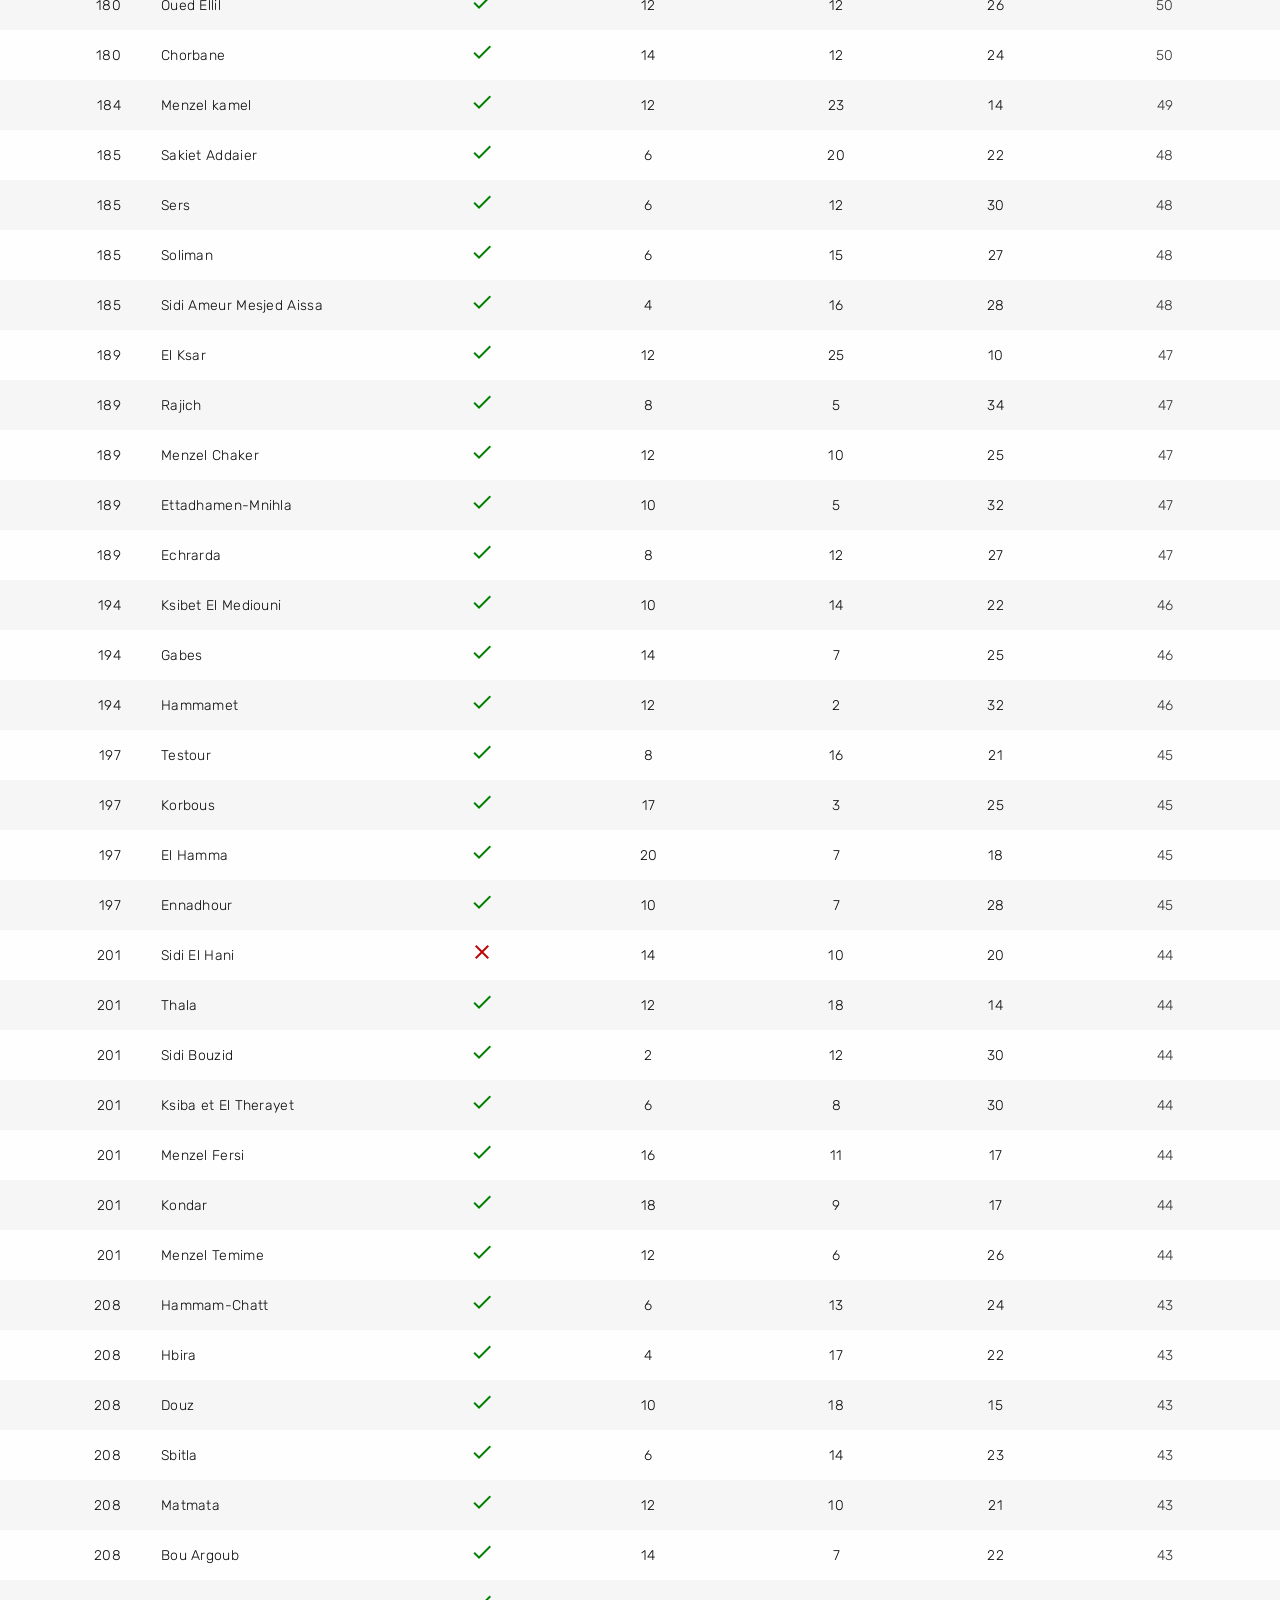
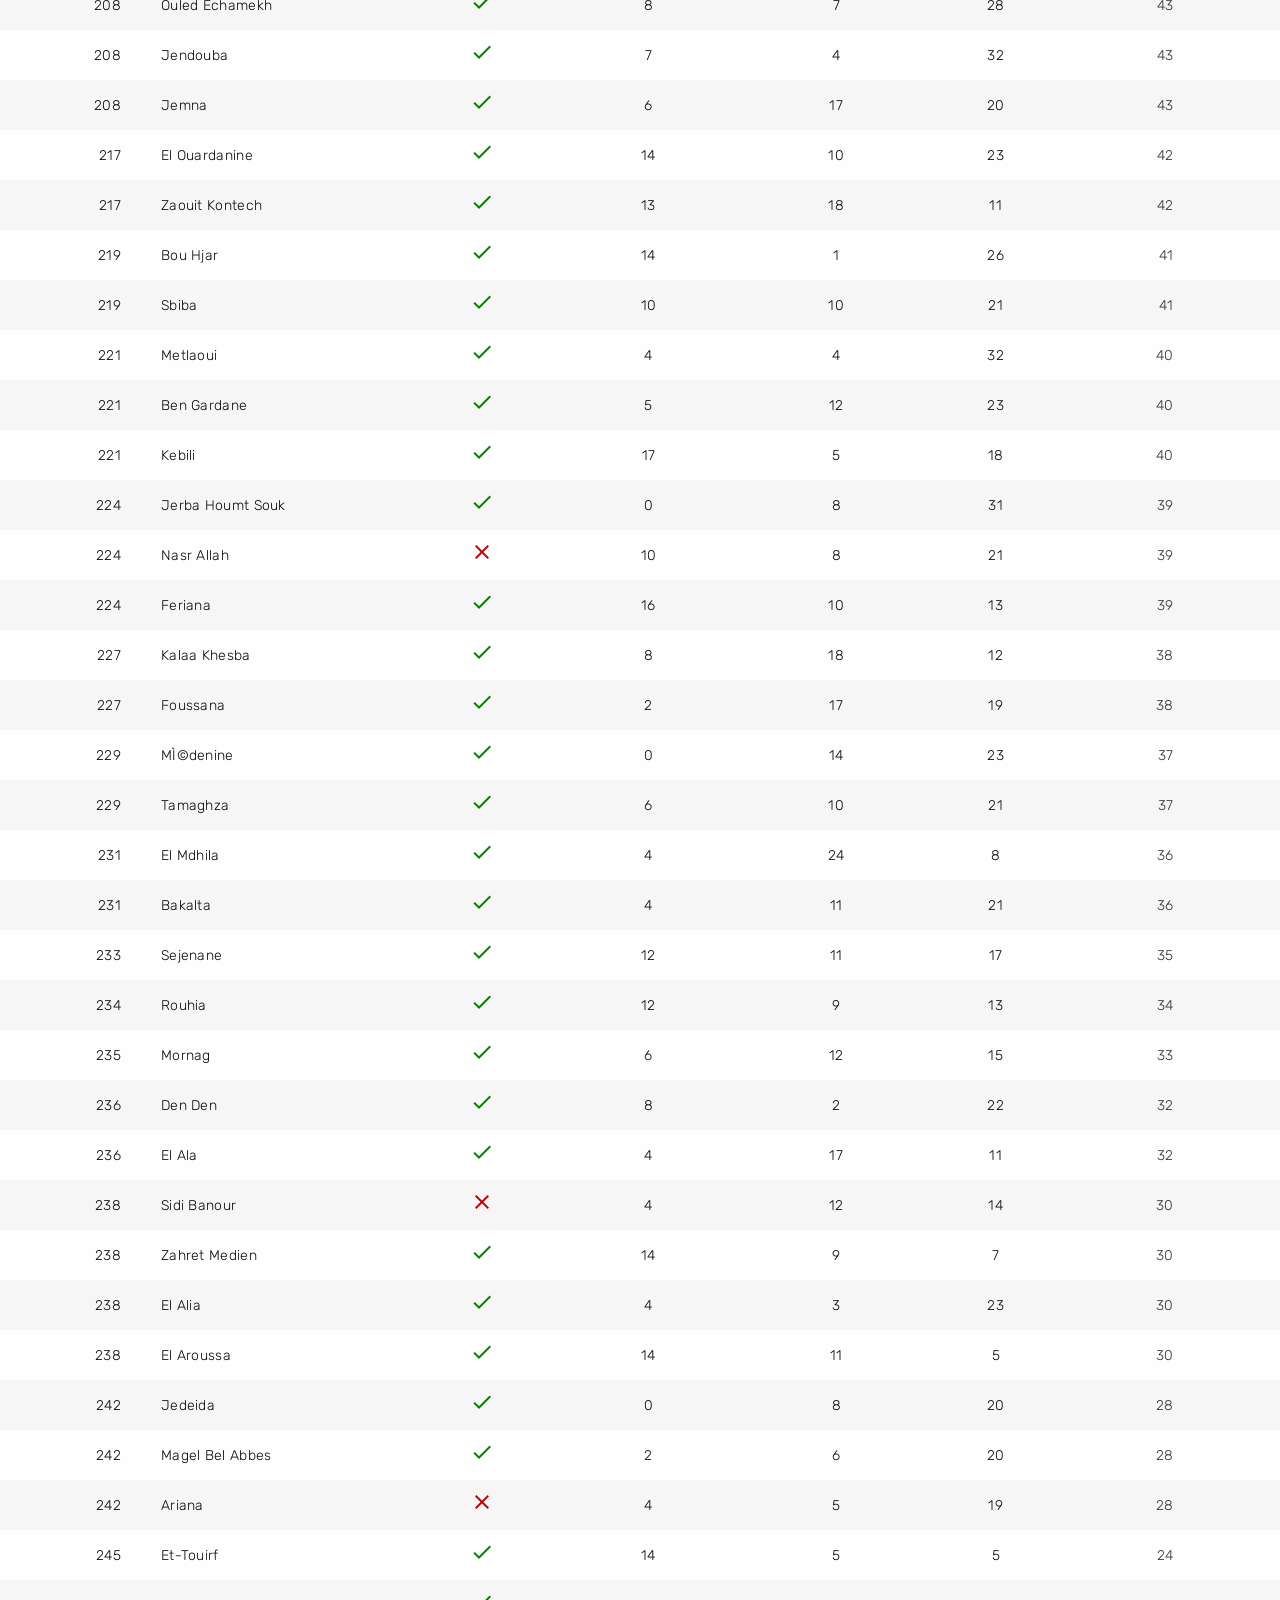
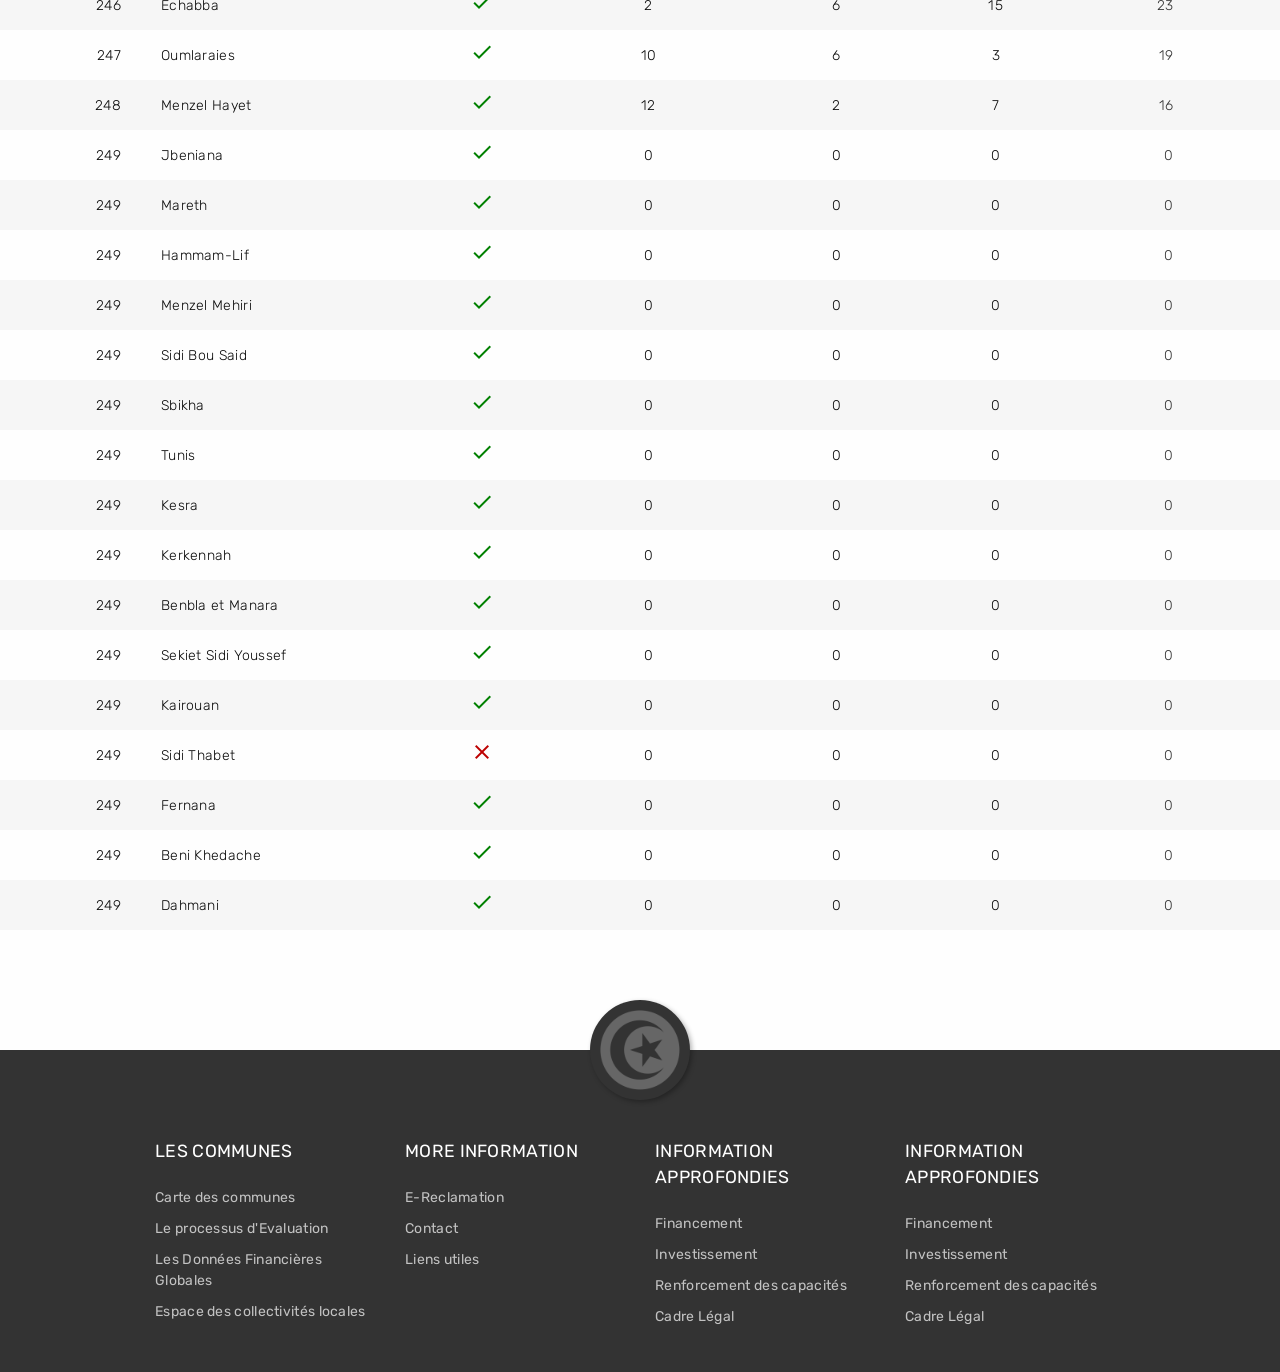
<file: ranking.html>
<!DOCTYPE html>
<html lang="en">
    <head>
        <meta charset="UTF-8"/>
        <meta http-equiv="X-UA-Compatible" content="IE=edge,chrome=1"/>
        <meta name="viewport" content="width=device-width, initial-scale=1.0"/>
        <title>Portail des Collectivites Locales</title>
        <link href="https://fonts.googleapis.com/css?family=Rubik:300,300i,400,400i,500,500i,700,700i" rel="stylesheet">


        <link rel="stylesheet" href="vendor/foundation.min.css"/>
        <link rel="stylesheet" href="styles/custom-styles.css"/>

        <link href="https://fonts.googleapis.com/icon?family=Material+Icons" rel="stylesheet">
    </head>

    <body class="">

        
          <header class="main-header">
            <section class="main-header__branding">
              <div class="row">
                <div class="large-8 column">
                  <h1><img src="./images/site-logo-white.png" alt=""> Portail des Collectivites Locales | <small>Ministère des Affaires Locales</small></h1>
                </div>
                <div class="large-4 column"><h4>République Tunisienne</h4></div>
                
              </div>
            </section>
            <section class="main-header__menu menu">
              <div class="row align-center">
                <div class="large-10 column">
                  <nav>
                    <a class="menu__item" href="./">Home</a><!--
                 --><a class="menu__item" href="./ranking.html">Ranking</a><!--
                 --><a class="menu__item" href="./city-page.html">City Page</a><!--
                 --><a class="menu__item" href="#">Medium length link</a>  
                  </nav>
                </div>
                <div class="large-2 column lang-select">
                  <a class="active" href="#">FR</a><a href="#">AR</a>
                </div>
              </div>
              <nav>
                
              </nav>
            </section>
          </header>
         

        
<article class="ranking-page content-section">
<div class="row align-center">
  <div class="large-8 column">
    <h2 class="content-section__section-title">City Ranking</h2>
    <p>Lorem ipsum dolor sit amet, consectetur adipisicing elit. Aspernatur aliquam rem a hic eveniet minus quia quasi, alias, at dolorem animi, magni doloribus, sint sapiente repudiandae officia totam veritatis incidunt!</p>
  </div>
</div>

<div class="row align-center">
  <div class="large-8 column">
    <form action="#" class="main-search main-search--ranking">
      <input type="text" placeholder="Search for your City">
    </form>
  </div>
</div>
<div class="row align-center expanded">
  <div class="large-12 column row">
    <table class="ranking">
      <thead>
        <th class="ranking__spacing"></th>
        <th class="ranking__position"># <span class="sort down"></span></th>
        <th class="ranking__city">City <span class="sort down"></span></th>
        <th class="ranking__cmo">CMO <span class="sort down"></span></th>
        <th class="ranking__governance">Gouvernance <span class="sort down"></span></th>
        <th class="ranking__gestion">Gestion <span class="sort down"></span></th>
        <th class="ranking__perenity">Perenity <span class="sort down"></span></th>
        <th class="ranking__score">Score <span class="sort down"></span></th>
        <th class="ranking__spacing"></th>
      </thead>
      
        <tr>
          <td class="ranking__spacing"></td>
          <td class="ranking__position">1</td>
          <td class="ranking__city">El Krib</td>
          <td class="ranking__cmo"><i class="material-icons cmo-true"></i></td>
          <td class="ranking__governance">28</td>
          <td class="ranking__gestion">26</td>
          <td class="ranking__perenity">38</td>
          <td class="ranking__score">92</td>
          <td class="ranking__spacing"></td>
        </tr>
      
        <tr>
          <td class="ranking__spacing"></td>
          <td class="ranking__position">2</td>
          <td class="ranking__city">Megrine</td>
          <td class="ranking__cmo"><i class="material-icons cmo-true"></i></td>
          <td class="ranking__governance">26</td>
          <td class="ranking__gestion">25</td>
          <td class="ranking__perenity">39</td>
          <td class="ranking__score">90</td>
          <td class="ranking__spacing"></td>
        </tr>
      
        <tr>
          <td class="ranking__spacing"></td>
          <td class="ranking__position">3</td>
          <td class="ranking__city">Zaghouan</td>
          <td class="ranking__cmo"><i class="material-icons cmo-false"></i></td>
          <td class="ranking__governance">26</td>
          <td class="ranking__gestion">19</td>
          <td class="ranking__perenity">39</td>
          <td class="ranking__score">84</td>
          <td class="ranking__spacing"></td>
        </tr>
      
        <tr>
          <td class="ranking__spacing"></td>
          <td class="ranking__position">4</td>
          <td class="ranking__city">El Ain</td>
          <td class="ranking__cmo"><i class="material-icons cmo-true"></i></td>
          <td class="ranking__governance">26</td>
          <td class="ranking__gestion">19</td>
          <td class="ranking__perenity">38</td>
          <td class="ranking__score">83</td>
          <td class="ranking__spacing"></td>
        </tr>
      
        <tr>
          <td class="ranking__spacing"></td>
          <td class="ranking__position">4</td>
          <td class="ranking__city">Zarat</td>
          <td class="ranking__cmo"><i class="material-icons cmo-true"></i></td>
          <td class="ranking__governance">26</td>
          <td class="ranking__gestion">23</td>
          <td class="ranking__perenity">34</td>
          <td class="ranking__score">83</td>
          <td class="ranking__spacing"></td>
        </tr>
      
        <tr>
          <td class="ranking__spacing"></td>
          <td class="ranking__position">6</td>
          <td class="ranking__city">Aguereb</td>
          <td class="ranking__cmo"><i class="material-icons cmo-true"></i></td>
          <td class="ranking__governance">26</td>
          <td class="ranking__gestion">26</td>
          <td class="ranking__perenity">30</td>
          <td class="ranking__score">82</td>
          <td class="ranking__spacing"></td>
        </tr>
      
        <tr>
          <td class="ranking__spacing"></td>
          <td class="ranking__position">7</td>
          <td class="ranking__city">Bousselem</td>
          <td class="ranking__cmo"><i class="material-icons cmo-true"></i></td>
          <td class="ranking__governance">19</td>
          <td class="ranking__gestion">27</td>
          <td class="ranking__perenity">34</td>
          <td class="ranking__score">80</td>
          <td class="ranking__spacing"></td>
        </tr>
      
        <tr>
          <td class="ranking__spacing"></td>
          <td class="ranking__position">7</td>
          <td class="ranking__city">Ksour Essef</td>
          <td class="ranking__cmo"><i class="material-icons cmo-true"></i></td>
          <td class="ranking__governance">19</td>
          <td class="ranking__gestion">21</td>
          <td class="ranking__perenity">40</td>
          <td class="ranking__score">80</td>
          <td class="ranking__spacing"></td>
        </tr>
      
        <tr>
          <td class="ranking__spacing"></td>
          <td class="ranking__position">7</td>
          <td class="ranking__city">Enfidha</td>
          <td class="ranking__cmo"><i class="material-icons cmo-true"></i></td>
          <td class="ranking__governance">26</td>
          <td class="ranking__gestion">20</td>
          <td class="ranking__perenity">34</td>
          <td class="ranking__score">80</td>
          <td class="ranking__spacing"></td>
        </tr>
      
        <tr>
          <td class="ranking__spacing"></td>
          <td class="ranking__position">7</td>
          <td class="ranking__city">Skhira</td>
          <td class="ranking__cmo"><i class="material-icons cmo-true"></i></td>
          <td class="ranking__governance">26</td>
          <td class="ranking__gestion">16</td>
          <td class="ranking__perenity">38</td>
          <td class="ranking__score">80</td>
          <td class="ranking__spacing"></td>
        </tr>
      
        <tr>
          <td class="ranking__spacing"></td>
          <td class="ranking__position">11</td>
          <td class="ranking__city">Khenis</td>
          <td class="ranking__cmo"><i class="material-icons cmo-true"></i></td>
          <td class="ranking__governance">24</td>
          <td class="ranking__gestion">23</td>
          <td class="ranking__perenity">32</td>
          <td class="ranking__score">79</td>
          <td class="ranking__spacing"></td>
        </tr>
      
        <tr>
          <td class="ranking__spacing"></td>
          <td class="ranking__position">12</td>
          <td class="ranking__city">Chihia</td>
          <td class="ranking__cmo"><i class="material-icons cmo-true"></i></td>
          <td class="ranking__governance">21</td>
          <td class="ranking__gestion">17</td>
          <td class="ranking__perenity">40</td>
          <td class="ranking__score">78</td>
          <td class="ranking__spacing"></td>
        </tr>
      
        <tr>
          <td class="ranking__spacing"></td>
          <td class="ranking__position">12</td>
          <td class="ranking__city">Dar Allouch</td>
          <td class="ranking__cmo"><i class="material-icons cmo-true"></i></td>
          <td class="ranking__governance">19</td>
          <td class="ranking__gestion">24</td>
          <td class="ranking__perenity">35</td>
          <td class="ranking__score">78</td>
          <td class="ranking__spacing"></td>
        </tr>
      
        <tr>
          <td class="ranking__spacing"></td>
          <td class="ranking__position">12</td>
          <td class="ranking__city">Jammel</td>
          <td class="ranking__cmo"><i class="material-icons cmo-true"></i></td>
          <td class="ranking__governance">28</td>
          <td class="ranking__gestion">14</td>
          <td class="ranking__perenity">36</td>
          <td class="ranking__score">78</td>
          <td class="ranking__spacing"></td>
        </tr>
      
        <tr>
          <td class="ranking__spacing"></td>
          <td class="ranking__position">15</td>
          <td class="ranking__city">Msaken</td>
          <td class="ranking__cmo"><i class="material-icons cmo-true"></i></td>
          <td class="ranking__governance">14</td>
          <td class="ranking__gestion">28</td>
          <td class="ranking__perenity">35</td>
          <td class="ranking__score">77</td>
          <td class="ranking__spacing"></td>
        </tr>
      
        <tr>
          <td class="ranking__spacing"></td>
          <td class="ranking__position">15</td>
          <td class="ranking__city">Sfax</td>
          <td class="ranking__cmo"><i class="material-icons cmo-true"></i></td>
          <td class="ranking__governance">28</td>
          <td class="ranking__gestion">16</td>
          <td class="ranking__perenity">33</td>
          <td class="ranking__score">77</td>
          <td class="ranking__spacing"></td>
        </tr>
      
        <tr>
          <td class="ranking__spacing"></td>
          <td class="ranking__position">17</td>
          <td class="ranking__city">Ras Jebel</td>
          <td class="ranking__cmo"><i class="material-icons cmo-true"></i></td>
          <td class="ranking__governance">22</td>
          <td class="ranking__gestion">18</td>
          <td class="ranking__perenity">36</td>
          <td class="ranking__score">76</td>
          <td class="ranking__spacing"></td>
        </tr>
      
        <tr>
          <td class="ranking__spacing"></td>
          <td class="ranking__position">17</td>
          <td class="ranking__city">Makthar</td>
          <td class="ranking__cmo"><i class="material-icons cmo-true"></i></td>
          <td class="ranking__governance">20</td>
          <td class="ranking__gestion">22</td>
          <td class="ranking__perenity">34</td>
          <td class="ranking__score">76</td>
          <td class="ranking__spacing"></td>
        </tr>
      
        <tr>
          <td class="ranking__spacing"></td>
          <td class="ranking__position">17</td>
          <td class="ranking__city">Nabeul</td>
          <td class="ranking__cmo"><i class="material-icons cmo-true"></i></td>
          <td class="ranking__governance">26</td>
          <td class="ranking__gestion">19</td>
          <td class="ranking__perenity">31</td>
          <td class="ranking__score">76</td>
          <td class="ranking__spacing"></td>
        </tr>
      
        <tr>
          <td class="ranking__spacing"></td>
          <td class="ranking__position">17</td>
          <td class="ranking__city">Gaafour</td>
          <td class="ranking__cmo"><i class="material-icons cmo-false"></i></td>
          <td class="ranking__governance">26</td>
          <td class="ranking__gestion">21</td>
          <td class="ranking__perenity">29</td>
          <td class="ranking__score">76</td>
          <td class="ranking__spacing"></td>
        </tr>
      
        <tr>
          <td class="ranking__spacing"></td>
          <td class="ranking__position">17</td>
          <td class="ranking__city">Chenini Nahal</td>
          <td class="ranking__cmo"><i class="material-icons cmo-true"></i></td>
          <td class="ranking__governance">18</td>
          <td class="ranking__gestion">20</td>
          <td class="ranking__perenity">38</td>
          <td class="ranking__score">76</td>
          <td class="ranking__spacing"></td>
        </tr>
      
        <tr>
          <td class="ranking__spacing"></td>
          <td class="ranking__position">17</td>
          <td class="ranking__city">Bou Mhel Bassatine</td>
          <td class="ranking__cmo"><i class="material-icons cmo-false"></i></td>
          <td class="ranking__governance">15</td>
          <td class="ranking__gestion">26</td>
          <td class="ranking__perenity">35</td>
          <td class="ranking__score">76</td>
          <td class="ranking__spacing"></td>
        </tr>
      
        <tr>
          <td class="ranking__spacing"></td>
          <td class="ranking__position">17</td>
          <td class="ranking__city">Maagoula</td>
          <td class="ranking__cmo"><i class="material-icons cmo-true"></i></td>
          <td class="ranking__governance">19</td>
          <td class="ranking__gestion">17</td>
          <td class="ranking__perenity">40</td>
          <td class="ranking__score">76</td>
          <td class="ranking__spacing"></td>
        </tr>
      
        <tr>
          <td class="ranking__spacing"></td>
          <td class="ranking__position">17</td>
          <td class="ranking__city">Goulette</td>
          <td class="ranking__cmo"><i class="material-icons cmo-true"></i></td>
          <td class="ranking__governance">20</td>
          <td class="ranking__gestion">20</td>
          <td class="ranking__perenity">36</td>
          <td class="ranking__score">76</td>
          <td class="ranking__spacing"></td>
        </tr>
      
        <tr>
          <td class="ranking__spacing"></td>
          <td class="ranking__position">17</td>
          <td class="ranking__city">Bir El Hafey</td>
          <td class="ranking__cmo"><i class="material-icons cmo-true"></i></td>
          <td class="ranking__governance">22</td>
          <td class="ranking__gestion">20</td>
          <td class="ranking__perenity">34</td>
          <td class="ranking__score">76</td>
          <td class="ranking__spacing"></td>
        </tr>
      
        <tr>
          <td class="ranking__spacing"></td>
          <td class="ranking__position">26</td>
          <td class="ranking__city">Chrahil</td>
          <td class="ranking__cmo"><i class="material-icons cmo-true"></i></td>
          <td class="ranking__governance">22</td>
          <td class="ranking__gestion">18</td>
          <td class="ranking__perenity">35</td>
          <td class="ranking__score">75</td>
          <td class="ranking__spacing"></td>
        </tr>
      
        <tr>
          <td class="ranking__spacing"></td>
          <td class="ranking__position">26</td>
          <td class="ranking__city">Tataouine</td>
          <td class="ranking__cmo"><i class="material-icons cmo-true"></i></td>
          <td class="ranking__governance">26</td>
          <td class="ranking__gestion">16</td>
          <td class="ranking__perenity">33</td>
          <td class="ranking__score">75</td>
          <td class="ranking__spacing"></td>
        </tr>
      
        <tr>
          <td class="ranking__spacing"></td>
          <td class="ranking__position">26</td>
          <td class="ranking__city">Kalaat el-Andalous</td>
          <td class="ranking__cmo"><i class="material-icons cmo-true"></i></td>
          <td class="ranking__governance">16</td>
          <td class="ranking__gestion">24</td>
          <td class="ranking__perenity">35</td>
          <td class="ranking__score">75</td>
          <td class="ranking__spacing"></td>
        </tr>
      
        <tr>
          <td class="ranking__spacing"></td>
          <td class="ranking__position">29</td>
          <td class="ranking__city">El Haouaria</td>
          <td class="ranking__cmo"><i class="material-icons cmo-true"></i></td>
          <td class="ranking__governance">19</td>
          <td class="ranking__gestion">19</td>
          <td class="ranking__perenity">36</td>
          <td class="ranking__score">74</td>
          <td class="ranking__spacing"></td>
        </tr>
      
        <tr>
          <td class="ranking__spacing"></td>
          <td class="ranking__position">29</td>
          <td class="ranking__city">Carthage</td>
          <td class="ranking__cmo"><i class="material-icons cmo-true"></i></td>
          <td class="ranking__governance">24</td>
          <td class="ranking__gestion">16</td>
          <td class="ranking__perenity">34</td>
          <td class="ranking__score">74</td>
          <td class="ranking__spacing"></td>
        </tr>
      
        <tr>
          <td class="ranking__spacing"></td>
          <td class="ranking__position">29</td>
          <td class="ranking__city">Sakiet Azzit</td>
          <td class="ranking__cmo"><i class="material-icons cmo-true"></i></td>
          <td class="ranking__governance">20</td>
          <td class="ranking__gestion">15</td>
          <td class="ranking__perenity">39</td>
          <td class="ranking__score">74</td>
          <td class="ranking__spacing"></td>
        </tr>
      
        <tr>
          <td class="ranking__spacing"></td>
          <td class="ranking__position">32</td>
          <td class="ranking__city">Graiba</td>
          <td class="ranking__cmo"><i class="material-icons cmo-true"></i></td>
          <td class="ranking__governance">19</td>
          <td class="ranking__gestion">29</td>
          <td class="ranking__perenity">30</td>
          <td class="ranking__score">73</td>
          <td class="ranking__spacing"></td>
        </tr>
      
        <tr>
          <td class="ranking__spacing"></td>
          <td class="ranking__position">32</td>
          <td class="ranking__city">SomaÌƒå¢</td>
          <td class="ranking__cmo"><i class="material-icons cmo-true"></i></td>
          <td class="ranking__governance">26</td>
          <td class="ranking__gestion">15</td>
          <td class="ranking__perenity">32</td>
          <td class="ranking__score">73</td>
          <td class="ranking__spacing"></td>
        </tr>
      
        <tr>
          <td class="ranking__spacing"></td>
          <td class="ranking__position">32</td>
          <td class="ranking__city">Bradaa</td>
          <td class="ranking__cmo"><i class="material-icons cmo-true"></i></td>
          <td class="ranking__governance">21</td>
          <td class="ranking__gestion">24</td>
          <td class="ranking__perenity">28</td>
          <td class="ranking__score">73</td>
          <td class="ranking__spacing"></td>
        </tr>
      
        <tr>
          <td class="ranking__spacing"></td>
          <td class="ranking__position">32</td>
          <td class="ranking__city">Oued Meliz</td>
          <td class="ranking__cmo"><i class="material-icons cmo-true"></i></td>
          <td class="ranking__governance">22</td>
          <td class="ranking__gestion">21</td>
          <td class="ranking__perenity">30</td>
          <td class="ranking__score">73</td>
          <td class="ranking__spacing"></td>
        </tr>
      
        <tr>
          <td class="ranking__spacing"></td>
          <td class="ranking__position">32</td>
          <td class="ranking__city">Hammam El Guezaz</td>
          <td class="ranking__cmo"><i class="material-icons cmo-true"></i></td>
          <td class="ranking__governance">26</td>
          <td class="ranking__gestion">18</td>
          <td class="ranking__perenity">29</td>
          <td class="ranking__score">73</td>
          <td class="ranking__spacing"></td>
        </tr>
      
        <tr>
          <td class="ranking__spacing"></td>
          <td class="ranking__position">32</td>
          <td class="ranking__city">El Oueslatia</td>
          <td class="ranking__cmo"><i class="material-icons cmo-true"></i></td>
          <td class="ranking__governance">21</td>
          <td class="ranking__gestion">23</td>
          <td class="ranking__perenity">29</td>
          <td class="ranking__score">73</td>
          <td class="ranking__spacing"></td>
        </tr>
      
        <tr>
          <td class="ranking__spacing"></td>
          <td class="ranking__position">38</td>
          <td class="ranking__city">Gremda</td>
          <td class="ranking__cmo"><i class="material-icons cmo-true"></i></td>
          <td class="ranking__governance">22</td>
          <td class="ranking__gestion">22</td>
          <td class="ranking__perenity">28</td>
          <td class="ranking__score">72</td>
          <td class="ranking__spacing"></td>
        </tr>
      
        <tr>
          <td class="ranking__spacing"></td>
          <td class="ranking__position">38</td>
          <td class="ranking__city">El KalÌƒå¢a Essogra</td>
          <td class="ranking__cmo"><i class="material-icons cmo-true"></i></td>
          <td class="ranking__governance">20</td>
          <td class="ranking__gestion">17</td>
          <td class="ranking__perenity">35</td>
          <td class="ranking__score">72</td>
          <td class="ranking__spacing"></td>
        </tr>
      
        <tr>
          <td class="ranking__spacing"></td>
          <td class="ranking__position">38</td>
          <td class="ranking__city">El Maamoura</td>
          <td class="ranking__cmo"><i class="material-icons cmo-true"></i></td>
          <td class="ranking__governance">13</td>
          <td class="ranking__gestion">20</td>
          <td class="ranking__perenity">39</td>
          <td class="ranking__score">72</td>
          <td class="ranking__spacing"></td>
        </tr>
      
        <tr>
          <td class="ranking__spacing"></td>
          <td class="ranking__position">38</td>
          <td class="ranking__city">Bargou</td>
          <td class="ranking__cmo"><i class="material-icons cmo-true"></i></td>
          <td class="ranking__governance">19</td>
          <td class="ranking__gestion">23</td>
          <td class="ranking__perenity">30</td>
          <td class="ranking__score">72</td>
          <td class="ranking__spacing"></td>
        </tr>
      
        <tr>
          <td class="ranking__spacing"></td>
          <td class="ranking__position">38</td>
          <td class="ranking__city">Ghannouch</td>
          <td class="ranking__cmo"><i class="material-icons cmo-true"></i></td>
          <td class="ranking__governance">14</td>
          <td class="ranking__gestion">25</td>
          <td class="ranking__perenity">33</td>
          <td class="ranking__score">72</td>
          <td class="ranking__spacing"></td>
        </tr>
      
        <tr>
          <td class="ranking__spacing"></td>
          <td class="ranking__position">38</td>
          <td class="ranking__city">Mourouj</td>
          <td class="ranking__cmo"><i class="material-icons cmo-true"></i></td>
          <td class="ranking__governance">19</td>
          <td class="ranking__gestion">14</td>
          <td class="ranking__perenity">39</td>
          <td class="ranking__score">72</td>
          <td class="ranking__spacing"></td>
        </tr>
      
        <tr>
          <td class="ranking__spacing"></td>
          <td class="ranking__position">38</td>
          <td class="ranking__city">El Gghenada</td>
          <td class="ranking__cmo"><i class="material-icons cmo-false"></i></td>
          <td class="ranking__governance">20</td>
          <td class="ranking__gestion">18</td>
          <td class="ranking__perenity">34</td>
          <td class="ranking__score">72</td>
          <td class="ranking__spacing"></td>
        </tr>
      
        <tr>
          <td class="ranking__spacing"></td>
          <td class="ranking__position">45</td>
          <td class="ranking__city">Ksar Helel</td>
          <td class="ranking__cmo"><i class="material-icons cmo-true"></i></td>
          <td class="ranking__governance">13</td>
          <td class="ranking__gestion">19</td>
          <td class="ranking__perenity">39</td>
          <td class="ranking__score">71</td>
          <td class="ranking__spacing"></td>
        </tr>
      
        <tr>
          <td class="ranking__spacing"></td>
          <td class="ranking__position">45</td>
          <td class="ranking__city">El Jem</td>
          <td class="ranking__cmo"><i class="material-icons cmo-true"></i></td>
          <td class="ranking__governance">18</td>
          <td class="ranking__gestion">17</td>
          <td class="ranking__perenity">36</td>
          <td class="ranking__score">71</td>
          <td class="ranking__spacing"></td>
        </tr>
      
        <tr>
          <td class="ranking__spacing"></td>
          <td class="ranking__position">45</td>
          <td class="ranking__city">Oudref</td>
          <td class="ranking__cmo"><i class="material-icons cmo-true"></i></td>
          <td class="ranking__governance">20</td>
          <td class="ranking__gestion">26</td>
          <td class="ranking__perenity">25</td>
          <td class="ranking__score">71</td>
          <td class="ranking__spacing"></td>
        </tr>
      
        <tr>
          <td class="ranking__spacing"></td>
          <td class="ranking__position">45</td>
          <td class="ranking__city">Bir Mechergua</td>
          <td class="ranking__cmo"><i class="material-icons cmo-true"></i></td>
          <td class="ranking__governance">26</td>
          <td class="ranking__gestion">20</td>
          <td class="ranking__perenity">25</td>
          <td class="ranking__score">71</td>
          <td class="ranking__spacing"></td>
        </tr>
      
        <tr>
          <td class="ranking__spacing"></td>
          <td class="ranking__position">49</td>
          <td class="ranking__city">Akouda</td>
          <td class="ranking__cmo"><i class="material-icons cmo-false"></i></td>
          <td class="ranking__governance">20</td>
          <td class="ranking__gestion">17</td>
          <td class="ranking__perenity">33</td>
          <td class="ranking__score">70</td>
          <td class="ranking__spacing"></td>
        </tr>
      
        <tr>
          <td class="ranking__spacing"></td>
          <td class="ranking__position">49</td>
          <td class="ranking__city">El Goullaa</td>
          <td class="ranking__cmo"><i class="material-icons cmo-true"></i></td>
          <td class="ranking__governance">20</td>
          <td class="ranking__gestion">19</td>
          <td class="ranking__perenity">31</td>
          <td class="ranking__score">70</td>
          <td class="ranking__spacing"></td>
        </tr>
      
        <tr>
          <td class="ranking__spacing"></td>
          <td class="ranking__position">49</td>
          <td class="ranking__city">El Ksour</td>
          <td class="ranking__cmo"><i class="material-icons cmo-true"></i></td>
          <td class="ranking__governance">20</td>
          <td class="ranking__gestion">18</td>
          <td class="ranking__perenity">32</td>
          <td class="ranking__score">70</td>
          <td class="ranking__spacing"></td>
        </tr>
      
        <tr>
          <td class="ranking__spacing"></td>
          <td class="ranking__position">49</td>
          <td class="ranking__city">Chebika</td>
          <td class="ranking__cmo"><i class="material-icons cmo-true"></i></td>
          <td class="ranking__governance">24</td>
          <td class="ranking__gestion">24</td>
          <td class="ranking__perenity">22</td>
          <td class="ranking__score">70</td>
          <td class="ranking__spacing"></td>
        </tr>
      
        <tr>
          <td class="ranking__spacing"></td>
          <td class="ranking__position">49</td>
          <td class="ranking__city">Manouba</td>
          <td class="ranking__cmo"><i class="material-icons cmo-true"></i></td>
          <td class="ranking__governance">22</td>
          <td class="ranking__gestion">14</td>
          <td class="ranking__perenity">34</td>
          <td class="ranking__score">70</td>
          <td class="ranking__spacing"></td>
        </tr>
      
        <tr>
          <td class="ranking__spacing"></td>
          <td class="ranking__position">49</td>
          <td class="ranking__city">Tozeur</td>
          <td class="ranking__cmo"><i class="material-icons cmo-true"></i></td>
          <td class="ranking__governance">25</td>
          <td class="ranking__gestion">16</td>
          <td class="ranking__perenity">29</td>
          <td class="ranking__score">70</td>
          <td class="ranking__spacing"></td>
        </tr>
      
        <tr>
          <td class="ranking__spacing"></td>
          <td class="ranking__position">49</td>
          <td class="ranking__city">Sahline Motamar</td>
          <td class="ranking__cmo"><i class="material-icons cmo-true"></i></td>
          <td class="ranking__governance">16</td>
          <td class="ranking__gestion">16</td>
          <td class="ranking__perenity">38</td>
          <td class="ranking__score">70</td>
          <td class="ranking__spacing"></td>
        </tr>
      
        <tr>
          <td class="ranking__spacing"></td>
          <td class="ranking__position">49</td>
          <td class="ranking__city">Zarzis</td>
          <td class="ranking__cmo"><i class="material-icons cmo-true"></i></td>
          <td class="ranking__governance">15</td>
          <td class="ranking__gestion">19</td>
          <td class="ranking__perenity">36</td>
          <td class="ranking__score">70</td>
          <td class="ranking__spacing"></td>
        </tr>
      
        <tr>
          <td class="ranking__spacing"></td>
          <td class="ranking__position">57</td>
          <td class="ranking__city">Tejerouine</td>
          <td class="ranking__cmo"><i class="material-icons cmo-true"></i></td>
          <td class="ranking__governance">24</td>
          <td class="ranking__gestion">22</td>
          <td class="ranking__perenity">23</td>
          <td class="ranking__score">69</td>
          <td class="ranking__spacing"></td>
        </tr>
      
        <tr>
          <td class="ranking__spacing"></td>
          <td class="ranking__position">57</td>
          <td class="ranking__city">El Meknessi</td>
          <td class="ranking__cmo"><i class="material-icons cmo-true"></i></td>
          <td class="ranking__governance">17</td>
          <td class="ranking__gestion">16</td>
          <td class="ranking__perenity">36</td>
          <td class="ranking__score">69</td>
          <td class="ranking__spacing"></td>
        </tr>
      
        <tr>
          <td class="ranking__spacing"></td>
          <td class="ranking__position">57</td>
          <td class="ranking__city">El Masdour Menzel Harb</td>
          <td class="ranking__cmo"><i class="material-icons cmo-true"></i></td>
          <td class="ranking__governance">18</td>
          <td class="ranking__gestion">22</td>
          <td class="ranking__perenity">29</td>
          <td class="ranking__score">69</td>
          <td class="ranking__spacing"></td>
        </tr>
      
        <tr>
          <td class="ranking__spacing"></td>
          <td class="ranking__position">57</td>
          <td class="ranking__city">Ezzriba</td>
          <td class="ranking__cmo"><i class="material-icons cmo-true"></i></td>
          <td class="ranking__governance">12</td>
          <td class="ranking__gestion">23</td>
          <td class="ranking__perenity">34</td>
          <td class="ranking__score">69</td>
          <td class="ranking__spacing"></td>
        </tr>
      
        <tr>
          <td class="ranking__spacing"></td>
          <td class="ranking__position">61</td>
          <td class="ranking__city">Nafta</td>
          <td class="ranking__cmo"><i class="material-icons cmo-true"></i></td>
          <td class="ranking__governance">17</td>
          <td class="ranking__gestion">20</td>
          <td class="ranking__perenity">31</td>
          <td class="ranking__score">68</td>
          <td class="ranking__spacing"></td>
        </tr>
      
        <tr>
          <td class="ranking__spacing"></td>
          <td class="ranking__position">61</td>
          <td class="ranking__city">Hammat Jerid</td>
          <td class="ranking__cmo"><i class="material-icons cmo-true"></i></td>
          <td class="ranking__governance">18</td>
          <td class="ranking__gestion">19</td>
          <td class="ranking__perenity">31</td>
          <td class="ranking__score">68</td>
          <td class="ranking__spacing"></td>
        </tr>
      
        <tr>
          <td class="ranking__spacing"></td>
          <td class="ranking__position">61</td>
          <td class="ranking__city">Grombalia</td>
          <td class="ranking__cmo"><i class="material-icons cmo-true"></i></td>
          <td class="ranking__governance">16</td>
          <td class="ranking__gestion">15</td>
          <td class="ranking__perenity">37</td>
          <td class="ranking__score">68</td>
          <td class="ranking__spacing"></td>
        </tr>
      
        <tr>
          <td class="ranking__spacing"></td>
          <td class="ranking__position">61</td>
          <td class="ranking__city">Bir Lahmar</td>
          <td class="ranking__cmo"><i class="material-icons cmo-true"></i></td>
          <td class="ranking__governance">18</td>
          <td class="ranking__gestion">18</td>
          <td class="ranking__perenity">32</td>
          <td class="ranking__score">68</td>
          <td class="ranking__spacing"></td>
        </tr>
      
        <tr>
          <td class="ranking__spacing"></td>
          <td class="ranking__position">61</td>
          <td class="ranking__city">Metline</td>
          <td class="ranking__cmo"><i class="material-icons cmo-true"></i></td>
          <td class="ranking__governance">18</td>
          <td class="ranking__gestion">16</td>
          <td class="ranking__perenity">34</td>
          <td class="ranking__score">68</td>
          <td class="ranking__spacing"></td>
        </tr>
      
        <tr>
          <td class="ranking__spacing"></td>
          <td class="ranking__position">66</td>
          <td class="ranking__city">Mornaguia</td>
          <td class="ranking__cmo"><i class="material-icons cmo-true"></i></td>
          <td class="ranking__governance">26</td>
          <td class="ranking__gestion">18</td>
          <td class="ranking__perenity">23</td>
          <td class="ranking__score">67</td>
          <td class="ranking__spacing"></td>
        </tr>
      
        <tr>
          <td class="ranking__spacing"></td>
          <td class="ranking__position">66</td>
          <td class="ranking__city">Amirat Ettouazra</td>
          <td class="ranking__cmo"><i class="material-icons cmo-true"></i></td>
          <td class="ranking__governance">19</td>
          <td class="ranking__gestion">15</td>
          <td class="ranking__perenity">33</td>
          <td class="ranking__score">67</td>
          <td class="ranking__spacing"></td>
        </tr>
      
        <tr>
          <td class="ranking__spacing"></td>
          <td class="ranking__position">66</td>
          <td class="ranking__city">Teboulba</td>
          <td class="ranking__cmo"><i class="material-icons cmo-true"></i></td>
          <td class="ranking__governance">16</td>
          <td class="ranking__gestion">21</td>
          <td class="ranking__perenity">30</td>
          <td class="ranking__score">67</td>
          <td class="ranking__spacing"></td>
        </tr>
      
        <tr>
          <td class="ranking__spacing"></td>
          <td class="ranking__position">66</td>
          <td class="ranking__city">Thelepte</td>
          <td class="ranking__cmo"><i class="material-icons cmo-true"></i></td>
          <td class="ranking__governance">20</td>
          <td class="ranking__gestion">27</td>
          <td class="ranking__perenity">20</td>
          <td class="ranking__score">67</td>
          <td class="ranking__spacing"></td>
        </tr>
      
        <tr>
          <td class="ranking__spacing"></td>
          <td class="ranking__position">66</td>
          <td class="ranking__city">Bardo</td>
          <td class="ranking__cmo"><i class="material-icons cmo-true"></i></td>
          <td class="ranking__governance">22</td>
          <td class="ranking__gestion">15</td>
          <td class="ranking__perenity">30</td>
          <td class="ranking__score">67</td>
          <td class="ranking__spacing"></td>
        </tr>
      
        <tr>
          <td class="ranking__spacing"></td>
          <td class="ranking__position">66</td>
          <td class="ranking__city">Ezzouhour</td>
          <td class="ranking__cmo"><i class="material-icons cmo-true"></i></td>
          <td class="ranking__governance">14</td>
          <td class="ranking__gestion">24</td>
          <td class="ranking__perenity">29</td>
          <td class="ranking__score">67</td>
          <td class="ranking__spacing"></td>
        </tr>
      
        <tr>
          <td class="ranking__spacing"></td>
          <td class="ranking__position">66</td>
          <td class="ranking__city">Khlidia</td>
          <td class="ranking__cmo"><i class="material-icons cmo-true"></i></td>
          <td class="ranking__governance">12</td>
          <td class="ranking__gestion">28</td>
          <td class="ranking__perenity">27</td>
          <td class="ranking__score">67</td>
          <td class="ranking__spacing"></td>
        </tr>
      
        <tr>
          <td class="ranking__spacing"></td>
          <td class="ranking__position">66</td>
          <td class="ranking__city">Bou Hajla</td>
          <td class="ranking__cmo"><i class="material-icons cmo-true"></i></td>
          <td class="ranking__governance">8</td>
          <td class="ranking__gestion">20</td>
          <td class="ranking__perenity">39</td>
          <td class="ranking__score">67</td>
          <td class="ranking__spacing"></td>
        </tr>
      
        <tr>
          <td class="ranking__spacing"></td>
          <td class="ranking__position">66</td>
          <td class="ranking__city">Mezzouna</td>
          <td class="ranking__cmo"><i class="material-icons cmo-true"></i></td>
          <td class="ranking__governance">16</td>
          <td class="ranking__gestion">22</td>
          <td class="ranking__perenity">29</td>
          <td class="ranking__score">67</td>
          <td class="ranking__spacing"></td>
        </tr>
      
        <tr>
          <td class="ranking__spacing"></td>
          <td class="ranking__position">75</td>
          <td class="ranking__city">Menzel Nour</td>
          <td class="ranking__cmo"><i class="material-icons cmo-true"></i></td>
          <td class="ranking__governance">22</td>
          <td class="ranking__gestion">17</td>
          <td class="ranking__perenity">27</td>
          <td class="ranking__score">66</td>
          <td class="ranking__spacing"></td>
        </tr>
      
        <tr>
          <td class="ranking__spacing"></td>
          <td class="ranking__position">75</td>
          <td class="ranking__city">Ben Arous</td>
          <td class="ranking__cmo"><i class="material-icons cmo-true"></i></td>
          <td class="ranking__governance">19</td>
          <td class="ranking__gestion">14</td>
          <td class="ranking__perenity">33</td>
          <td class="ranking__score">66</td>
          <td class="ranking__spacing"></td>
        </tr>
      
        <tr>
          <td class="ranking__spacing"></td>
          <td class="ranking__position">75</td>
          <td class="ranking__city">Raoued</td>
          <td class="ranking__cmo"><i class="material-icons cmo-true"></i></td>
          <td class="ranking__governance">21</td>
          <td class="ranking__gestion">15</td>
          <td class="ranking__perenity">30</td>
          <td class="ranking__score">66</td>
          <td class="ranking__spacing"></td>
        </tr>
      
        <tr>
          <td class="ranking__spacing"></td>
          <td class="ranking__position">75</td>
          <td class="ranking__city">Teboursouk</td>
          <td class="ranking__cmo"><i class="material-icons cmo-true"></i></td>
          <td class="ranking__governance">12</td>
          <td class="ranking__gestion">22</td>
          <td class="ranking__perenity">32</td>
          <td class="ranking__score">66</td>
          <td class="ranking__spacing"></td>
        </tr>
      
        <tr>
          <td class="ranking__spacing"></td>
          <td class="ranking__position">75</td>
          <td class="ranking__city">Beni Khalled</td>
          <td class="ranking__cmo"><i class="material-icons cmo-true"></i></td>
          <td class="ranking__governance">22</td>
          <td class="ranking__gestion">19</td>
          <td class="ranking__perenity">25</td>
          <td class="ranking__score">66</td>
          <td class="ranking__spacing"></td>
        </tr>
      
        <tr>
          <td class="ranking__spacing"></td>
          <td class="ranking__position">75</td>
          <td class="ranking__city">Rades</td>
          <td class="ranking__cmo"><i class="material-icons cmo-true"></i></td>
          <td class="ranking__governance">18</td>
          <td class="ranking__gestion">15</td>
          <td class="ranking__perenity">33</td>
          <td class="ranking__score">66</td>
          <td class="ranking__spacing"></td>
        </tr>
      
        <tr>
          <td class="ranking__spacing"></td>
          <td class="ranking__position">81</td>
          <td class="ranking__city">Zeramdine</td>
          <td class="ranking__cmo"><i class="material-icons cmo-true"></i></td>
          <td class="ranking__governance">20</td>
          <td class="ranking__gestion">18</td>
          <td class="ranking__perenity">27</td>
          <td class="ranking__score">65</td>
          <td class="ranking__spacing"></td>
        </tr>
      
        <tr>
          <td class="ranking__spacing"></td>
          <td class="ranking__position">81</td>
          <td class="ranking__city">Hajeb El Ayoun</td>
          <td class="ranking__cmo"><i class="material-icons cmo-true"></i></td>
          <td class="ranking__governance">22</td>
          <td class="ranking__gestion">20</td>
          <td class="ranking__perenity">23</td>
          <td class="ranking__score">65</td>
          <td class="ranking__spacing"></td>
        </tr>
      
        <tr>
          <td class="ranking__spacing"></td>
          <td class="ranking__position">81</td>
          <td class="ranking__city">Mjez El Bab</td>
          <td class="ranking__cmo"><i class="material-icons cmo-true"></i></td>
          <td class="ranking__governance">16</td>
          <td class="ranking__gestion">18</td>
          <td class="ranking__perenity">31</td>
          <td class="ranking__score">65</td>
          <td class="ranking__spacing"></td>
        </tr>
      
        <tr>
          <td class="ranking__spacing"></td>
          <td class="ranking__position">81</td>
          <td class="ranking__city">Tina</td>
          <td class="ranking__cmo"><i class="material-icons cmo-true"></i></td>
          <td class="ranking__governance">18</td>
          <td class="ranking__gestion">22</td>
          <td class="ranking__perenity">25</td>
          <td class="ranking__score">65</td>
          <td class="ranking__spacing"></td>
        </tr>
      
        <tr>
          <td class="ranking__spacing"></td>
          <td class="ranking__position">81</td>
          <td class="ranking__city">La Soukra</td>
          <td class="ranking__cmo"><i class="material-icons cmo-true"></i></td>
          <td class="ranking__governance">20</td>
          <td class="ranking__gestion">13</td>
          <td class="ranking__perenity">37</td>
          <td class="ranking__score">65</td>
          <td class="ranking__spacing"></td>
        </tr>
      
        <tr>
          <td class="ranking__spacing"></td>
          <td class="ranking__position">81</td>
          <td class="ranking__city">El Guettar</td>
          <td class="ranking__cmo"><i class="material-icons cmo-true"></i></td>
          <td class="ranking__governance">16</td>
          <td class="ranking__gestion">22</td>
          <td class="ranking__perenity">27</td>
          <td class="ranking__score">65</td>
          <td class="ranking__spacing"></td>
        </tr>
      
        <tr>
          <td class="ranking__spacing"></td>
          <td class="ranking__position">81</td>
          <td class="ranking__city">Kef</td>
          <td class="ranking__cmo"><i class="material-icons cmo-true"></i></td>
          <td class="ranking__governance">18</td>
          <td class="ranking__gestion">18</td>
          <td class="ranking__perenity">29</td>
          <td class="ranking__score">65</td>
          <td class="ranking__spacing"></td>
        </tr>
      
        <tr>
          <td class="ranking__spacing"></td>
          <td class="ranking__position">81</td>
          <td class="ranking__city">Jelma</td>
          <td class="ranking__cmo"><i class="material-icons cmo-true"></i></td>
          <td class="ranking__governance">12</td>
          <td class="ranking__gestion">22</td>
          <td class="ranking__perenity">31</td>
          <td class="ranking__score">65</td>
          <td class="ranking__spacing"></td>
        </tr>
      
        <tr>
          <td class="ranking__spacing"></td>
          <td class="ranking__position">89</td>
          <td class="ranking__city">Bir Ali Ben Khalifa</td>
          <td class="ranking__cmo"><i class="material-icons cmo-true"></i></td>
          <td class="ranking__governance">17</td>
          <td class="ranking__gestion">20</td>
          <td class="ranking__perenity">27</td>
          <td class="ranking__score">64</td>
          <td class="ranking__spacing"></td>
        </tr>
      
        <tr>
          <td class="ranking__spacing"></td>
          <td class="ranking__position">89</td>
          <td class="ranking__city">Dehiba</td>
          <td class="ranking__cmo"><i class="material-icons cmo-true"></i></td>
          <td class="ranking__governance">12</td>
          <td class="ranking__gestion">26</td>
          <td class="ranking__perenity">26</td>
          <td class="ranking__score">64</td>
          <td class="ranking__spacing"></td>
        </tr>
      
        <tr>
          <td class="ranking__spacing"></td>
          <td class="ranking__position">89</td>
          <td class="ranking__city">Djebel Elwast</td>
          <td class="ranking__cmo"><i class="material-icons cmo-true"></i></td>
          <td class="ranking__governance">16</td>
          <td class="ranking__gestion">24</td>
          <td class="ranking__perenity">24</td>
          <td class="ranking__score">64</td>
          <td class="ranking__spacing"></td>
        </tr>
      
        <tr>
          <td class="ranking__spacing"></td>
          <td class="ranking__position">89</td>
          <td class="ranking__city">El Hencha</td>
          <td class="ranking__cmo"><i class="material-icons cmo-true"></i></td>
          <td class="ranking__governance">12</td>
          <td class="ranking__gestion">18</td>
          <td class="ranking__perenity">34</td>
          <td class="ranking__score">64</td>
          <td class="ranking__spacing"></td>
        </tr>
      
        <tr>
          <td class="ranking__spacing"></td>
          <td class="ranking__position">89</td>
          <td class="ranking__city">Ez-zahra</td>
          <td class="ranking__cmo"><i class="material-icons cmo-true"></i></td>
          <td class="ranking__governance">10</td>
          <td class="ranking__gestion">20</td>
          <td class="ranking__perenity">34</td>
          <td class="ranking__score">64</td>
          <td class="ranking__spacing"></td>
        </tr>
      
        <tr>
          <td class="ranking__spacing"></td>
          <td class="ranking__position">94</td>
          <td class="ranking__city">Benane Boudther</td>
          <td class="ranking__cmo"><i class="material-icons cmo-true"></i></td>
          <td class="ranking__governance">11</td>
          <td class="ranking__gestion">22</td>
          <td class="ranking__perenity">30</td>
          <td class="ranking__score">63</td>
          <td class="ranking__spacing"></td>
        </tr>
      
        <tr>
          <td class="ranking__spacing"></td>
          <td class="ranking__position">94</td>
          <td class="ranking__city">Zaouiet Djedidi</td>
          <td class="ranking__cmo"><i class="material-icons cmo-true"></i></td>
          <td class="ranking__governance">17</td>
          <td class="ranking__gestion">25</td>
          <td class="ranking__perenity">21</td>
          <td class="ranking__score">63</td>
          <td class="ranking__spacing"></td>
        </tr>
      
        <tr>
          <td class="ranking__spacing"></td>
          <td class="ranking__position">94</td>
          <td class="ranking__city">El Battan</td>
          <td class="ranking__cmo"><i class="material-icons cmo-true"></i></td>
          <td class="ranking__governance">21</td>
          <td class="ranking__gestion">26</td>
          <td class="ranking__perenity">16</td>
          <td class="ranking__score">63</td>
          <td class="ranking__spacing"></td>
        </tr>
      
        <tr>
          <td class="ranking__spacing"></td>
          <td class="ranking__position">94</td>
          <td class="ranking__city">Ghar El Melh</td>
          <td class="ranking__cmo"><i class="material-icons cmo-true"></i></td>
          <td class="ranking__governance">12</td>
          <td class="ranking__gestion">18</td>
          <td class="ranking__perenity">38</td>
          <td class="ranking__score">63</td>
          <td class="ranking__spacing"></td>
        </tr>
      
        <tr>
          <td class="ranking__spacing"></td>
          <td class="ranking__position">94</td>
          <td class="ranking__city">Daouar Hicher</td>
          <td class="ranking__cmo"><i class="material-icons cmo-true"></i></td>
          <td class="ranking__governance">16</td>
          <td class="ranking__gestion">14</td>
          <td class="ranking__perenity">33</td>
          <td class="ranking__score">63</td>
          <td class="ranking__spacing"></td>
        </tr>
      
        <tr>
          <td class="ranking__spacing"></td>
          <td class="ranking__position">94</td>
          <td class="ranking__city">Nebeur</td>
          <td class="ranking__cmo"><i class="material-icons cmo-true"></i></td>
          <td class="ranking__governance">14</td>
          <td class="ranking__gestion">23</td>
          <td class="ranking__perenity">26</td>
          <td class="ranking__score">63</td>
          <td class="ranking__spacing"></td>
        </tr>
      
        <tr>
          <td class="ranking__spacing"></td>
          <td class="ranking__position">94</td>
          <td class="ranking__city">Kalaat Snane</td>
          <td class="ranking__cmo"><i class="material-icons cmo-true"></i></td>
          <td class="ranking__governance">17</td>
          <td class="ranking__gestion">14</td>
          <td class="ranking__perenity">32</td>
          <td class="ranking__score">63</td>
          <td class="ranking__spacing"></td>
        </tr>
      
        <tr>
          <td class="ranking__spacing"></td>
          <td class="ranking__position">94</td>
          <td class="ranking__city">Sidi Hsine</td>
          <td class="ranking__cmo"><i class="material-icons cmo-true"></i></td>
          <td class="ranking__governance">14</td>
          <td class="ranking__gestion">18</td>
          <td class="ranking__perenity">31</td>
          <td class="ranking__score">63</td>
          <td class="ranking__spacing"></td>
        </tr>
      
        <tr>
          <td class="ranking__spacing"></td>
          <td class="ranking__position">94</td>
          <td class="ranking__city">Kelibia</td>
          <td class="ranking__cmo"><i class="material-icons cmo-true"></i></td>
          <td class="ranking__governance">15</td>
          <td class="ranking__gestion">18</td>
          <td class="ranking__perenity">30</td>
          <td class="ranking__score">63</td>
          <td class="ranking__spacing"></td>
        </tr>
      
        <tr>
          <td class="ranking__spacing"></td>
          <td class="ranking__position">94</td>
          <td class="ranking__city">Mehdia</td>
          <td class="ranking__cmo"><i class="material-icons cmo-false"></i></td>
          <td class="ranking__governance">13</td>
          <td class="ranking__gestion">16</td>
          <td class="ranking__perenity">34</td>
          <td class="ranking__score">63</td>
          <td class="ranking__spacing"></td>
        </tr>
      
        <tr>
          <td class="ranking__spacing"></td>
          <td class="ranking__position">94</td>
          <td class="ranking__city">Haidra</td>
          <td class="ranking__cmo"><i class="material-icons cmo-true"></i></td>
          <td class="ranking__governance">18</td>
          <td class="ranking__gestion">18</td>
          <td class="ranking__perenity">27</td>
          <td class="ranking__score">63</td>
          <td class="ranking__spacing"></td>
        </tr>
      
        <tr>
          <td class="ranking__spacing"></td>
          <td class="ranking__position">105</td>
          <td class="ranking__city">Es-sned</td>
          <td class="ranking__cmo"><i class="material-icons cmo-true"></i></td>
          <td class="ranking__governance">7</td>
          <td class="ranking__gestion">18</td>
          <td class="ranking__perenity">37</td>
          <td class="ranking__score">62</td>
          <td class="ranking__spacing"></td>
        </tr>
      
        <tr>
          <td class="ranking__spacing"></td>
          <td class="ranking__position">105</td>
          <td class="ranking__city">Hergla</td>
          <td class="ranking__cmo"><i class="material-icons cmo-true"></i></td>
          <td class="ranking__governance">16</td>
          <td class="ranking__gestion">11</td>
          <td class="ranking__perenity">35</td>
          <td class="ranking__score">62</td>
          <td class="ranking__spacing"></td>
        </tr>
      
        <tr>
          <td class="ranking__spacing"></td>
          <td class="ranking__position">105</td>
          <td class="ranking__city">Hamam Sousse</td>
          <td class="ranking__cmo"><i class="material-icons cmo-false"></i></td>
          <td class="ranking__governance">16</td>
          <td class="ranking__gestion">13</td>
          <td class="ranking__perenity">33</td>
          <td class="ranking__score">62</td>
          <td class="ranking__spacing"></td>
        </tr>
      
        <tr>
          <td class="ranking__spacing"></td>
          <td class="ranking__position">105</td>
          <td class="ranking__city">Marsa</td>
          <td class="ranking__cmo"><i class="material-icons cmo-true"></i></td>
          <td class="ranking__governance">18</td>
          <td class="ranking__gestion">19</td>
          <td class="ranking__perenity">25</td>
          <td class="ranking__score">62</td>
          <td class="ranking__spacing"></td>
        </tr>
      
        <tr>
          <td class="ranking__spacing"></td>
          <td class="ranking__position">109</td>
          <td class="ranking__city">Sidi Bou Rouis</td>
          <td class="ranking__cmo"><i class="material-icons cmo-true"></i></td>
          <td class="ranking__governance">14</td>
          <td class="ranking__gestion">18</td>
          <td class="ranking__perenity">29</td>
          <td class="ranking__score">61</td>
          <td class="ranking__spacing"></td>
        </tr>
      
        <tr>
          <td class="ranking__spacing"></td>
          <td class="ranking__position">109</td>
          <td class="ranking__city">Nouvelle Matmata</td>
          <td class="ranking__cmo"><i class="material-icons cmo-true"></i></td>
          <td class="ranking__governance">20</td>
          <td class="ranking__gestion">22</td>
          <td class="ranking__perenity">19</td>
          <td class="ranking__score">61</td>
          <td class="ranking__spacing"></td>
        </tr>
      
        <tr>
          <td class="ranking__spacing"></td>
          <td class="ranking__position">109</td>
          <td class="ranking__city">El Jerissa</td>
          <td class="ranking__cmo"><i class="material-icons cmo-true"></i></td>
          <td class="ranking__governance">12</td>
          <td class="ranking__gestion">22</td>
          <td class="ranking__perenity">27</td>
          <td class="ranking__score">61</td>
          <td class="ranking__spacing"></td>
        </tr>
      
        <tr>
          <td class="ranking__spacing"></td>
          <td class="ranking__position">109</td>
          <td class="ranking__city">Degache</td>
          <td class="ranking__cmo"><i class="material-icons cmo-true"></i></td>
          <td class="ranking__governance">22</td>
          <td class="ranking__gestion">20</td>
          <td class="ranking__perenity">19</td>
          <td class="ranking__score">61</td>
          <td class="ranking__spacing"></td>
        </tr>
      
        <tr>
          <td class="ranking__spacing"></td>
          <td class="ranking__position">109</td>
          <td class="ranking__city">Gafsa</td>
          <td class="ranking__cmo"><i class="material-icons cmo-true"></i></td>
          <td class="ranking__governance">14</td>
          <td class="ranking__gestion">20</td>
          <td class="ranking__perenity">27</td>
          <td class="ranking__score">61</td>
          <td class="ranking__spacing"></td>
        </tr>
      
        <tr>
          <td class="ranking__spacing"></td>
          <td class="ranking__position">109</td>
          <td class="ranking__city">Remada</td>
          <td class="ranking__cmo"><i class="material-icons cmo-true"></i></td>
          <td class="ranking__governance">26</td>
          <td class="ranking__gestion">16</td>
          <td class="ranking__perenity">19</td>
          <td class="ranking__score">61</td>
          <td class="ranking__spacing"></td>
        </tr>
      
        <tr>
          <td class="ranking__spacing"></td>
          <td class="ranking__position">109</td>
          <td class="ranking__city">Mahres</td>
          <td class="ranking__cmo"><i class="material-icons cmo-true"></i></td>
          <td class="ranking__governance">24</td>
          <td class="ranking__gestion">10</td>
          <td class="ranking__perenity">27</td>
          <td class="ranking__score">61</td>
          <td class="ranking__spacing"></td>
        </tr>
      
        <tr>
          <td class="ranking__spacing"></td>
          <td class="ranking__position">109</td>
          <td class="ranking__city">Bou Arada</td>
          <td class="ranking__cmo"><i class="material-icons cmo-true"></i></td>
          <td class="ranking__governance">16</td>
          <td class="ranking__gestion">18</td>
          <td class="ranking__perenity">27</td>
          <td class="ranking__score">61</td>
          <td class="ranking__spacing"></td>
        </tr>
      
        <tr>
          <td class="ranking__spacing"></td>
          <td class="ranking__position">117</td>
          <td class="ranking__city">Essouassi</td>
          <td class="ranking__cmo"><i class="material-icons cmo-true"></i></td>
          <td class="ranking__governance">10</td>
          <td class="ranking__gestion">16</td>
          <td class="ranking__perenity">34</td>
          <td class="ranking__score">60</td>
          <td class="ranking__spacing"></td>
        </tr>
      
        <tr>
          <td class="ranking__spacing"></td>
          <td class="ranking__position">118</td>
          <td class="ranking__city">Monastir</td>
          <td class="ranking__cmo"><i class="material-icons cmo-true"></i></td>
          <td class="ranking__governance">14</td>
          <td class="ranking__gestion">14</td>
          <td class="ranking__perenity">31</td>
          <td class="ranking__score">59</td>
          <td class="ranking__spacing"></td>
        </tr>
      
        <tr>
          <td class="ranking__spacing"></td>
          <td class="ranking__position">118</td>
          <td class="ranking__city">El Mida</td>
          <td class="ranking__cmo"><i class="material-icons cmo-true"></i></td>
          <td class="ranking__governance">19</td>
          <td class="ranking__gestion">7</td>
          <td class="ranking__perenity">33</td>
          <td class="ranking__score">59</td>
          <td class="ranking__spacing"></td>
        </tr>
      
        <tr>
          <td class="ranking__spacing"></td>
          <td class="ranking__position">118</td>
          <td class="ranking__city">El Kalaa El Kobra</td>
          <td class="ranking__cmo"><i class="material-icons cmo-false"></i></td>
          <td class="ranking__governance">13</td>
          <td class="ranking__gestion">22</td>
          <td class="ranking__perenity">24</td>
          <td class="ranking__score">59</td>
          <td class="ranking__spacing"></td>
        </tr>
      
        <tr>
          <td class="ranking__spacing"></td>
          <td class="ranking__position">121</td>
          <td class="ranking__city">Zaouiet Sousse</td>
          <td class="ranking__cmo"><i class="material-icons cmo-true"></i></td>
          <td class="ranking__governance">17</td>
          <td class="ranking__gestion">14</td>
          <td class="ranking__perenity">27</td>
          <td class="ranking__score">58</td>
          <td class="ranking__spacing"></td>
        </tr>
      
        <tr>
          <td class="ranking__spacing"></td>
          <td class="ranking__position">121</td>
          <td class="ranking__city">Mhamdia-Fouchana</td>
          <td class="ranking__cmo"><i class="material-icons cmo-true"></i></td>
          <td class="ranking__governance">12</td>
          <td class="ranking__gestion">11</td>
          <td class="ranking__perenity">35</td>
          <td class="ranking__score">58</td>
          <td class="ranking__spacing"></td>
        </tr>
      
        <tr>
          <td class="ranking__spacing"></td>
          <td class="ranking__position">121</td>
          <td class="ranking__city">Kram</td>
          <td class="ranking__cmo"><i class="material-icons cmo-true"></i></td>
          <td class="ranking__governance">14</td>
          <td class="ranking__gestion">19</td>
          <td class="ranking__perenity">25</td>
          <td class="ranking__score">58</td>
          <td class="ranking__spacing"></td>
        </tr>
      
        <tr>
          <td class="ranking__spacing"></td>
          <td class="ranking__position">121</td>
          <td class="ranking__city">Tabarka</td>
          <td class="ranking__cmo"><i class="material-icons cmo-false"></i></td>
          <td class="ranking__governance">14</td>
          <td class="ranking__gestion">8</td>
          <td class="ranking__perenity">36</td>
          <td class="ranking__score">58</td>
          <td class="ranking__spacing"></td>
        </tr>
      
        <tr>
          <td class="ranking__spacing"></td>
          <td class="ranking__position">121</td>
          <td class="ranking__city">Siliana</td>
          <td class="ranking__cmo"><i class="material-icons cmo-true"></i></td>
          <td class="ranking__governance">10</td>
          <td class="ranking__gestion">20</td>
          <td class="ranking__perenity">28</td>
          <td class="ranking__score">58</td>
          <td class="ranking__spacing"></td>
        </tr>
      
        <tr>
          <td class="ranking__spacing"></td>
          <td class="ranking__position">121</td>
          <td class="ranking__city">Essabbala</td>
          <td class="ranking__cmo"><i class="material-icons cmo-true"></i></td>
          <td class="ranking__governance">16</td>
          <td class="ranking__gestion">10</td>
          <td class="ranking__perenity">32</td>
          <td class="ranking__score">58</td>
          <td class="ranking__spacing"></td>
        </tr>
      
        <tr>
          <td class="ranking__spacing"></td>
          <td class="ranking__position">121</td>
          <td class="ranking__city">Touza</td>
          <td class="ranking__cmo"><i class="material-icons cmo-false"></i></td>
          <td class="ranking__governance">18</td>
          <td class="ranking__gestion">18</td>
          <td class="ranking__perenity">22</td>
          <td class="ranking__score">58</td>
          <td class="ranking__spacing"></td>
        </tr>
      
        <tr>
          <td class="ranking__spacing"></td>
          <td class="ranking__position">121</td>
          <td class="ranking__city">Metouia</td>
          <td class="ranking__cmo"><i class="material-icons cmo-true"></i></td>
          <td class="ranking__governance">14</td>
          <td class="ranking__gestion">10</td>
          <td class="ranking__perenity">34</td>
          <td class="ranking__score">58</td>
          <td class="ranking__spacing"></td>
        </tr>
      
        <tr>
          <td class="ranking__spacing"></td>
          <td class="ranking__position">121</td>
          <td class="ranking__city">Sousse</td>
          <td class="ranking__cmo"><i class="material-icons cmo-false"></i></td>
          <td class="ranking__governance">19</td>
          <td class="ranking__gestion">11</td>
          <td class="ranking__perenity">28</td>
          <td class="ranking__score">58</td>
          <td class="ranking__spacing"></td>
        </tr>
      
        <tr>
          <td class="ranking__spacing"></td>
          <td class="ranking__position">130</td>
          <td class="ranking__city">Beja</td>
          <td class="ranking__cmo"><i class="material-icons cmo-true"></i></td>
          <td class="ranking__governance">16</td>
          <td class="ranking__gestion">14</td>
          <td class="ranking__perenity">32</td>
          <td class="ranking__score">57</td>
          <td class="ranking__spacing"></td>
        </tr>
      
        <tr>
          <td class="ranking__spacing"></td>
          <td class="ranking__position">130</td>
          <td class="ranking__city">Azmour</td>
          <td class="ranking__cmo"><i class="material-icons cmo-true"></i></td>
          <td class="ranking__governance">20</td>
          <td class="ranking__gestion">19</td>
          <td class="ranking__perenity">18</td>
          <td class="ranking__score">57</td>
          <td class="ranking__spacing"></td>
        </tr>
      
        <tr>
          <td class="ranking__spacing"></td>
          <td class="ranking__position">130</td>
          <td class="ranking__city">Mateur</td>
          <td class="ranking__cmo"><i class="material-icons cmo-true"></i></td>
          <td class="ranking__governance">20</td>
          <td class="ranking__gestion">5</td>
          <td class="ranking__perenity">32</td>
          <td class="ranking__score">57</td>
          <td class="ranking__spacing"></td>
        </tr>
      
        <tr>
          <td class="ranking__spacing"></td>
          <td class="ranking__position">130</td>
          <td class="ranking__city">El Messaadine</td>
          <td class="ranking__cmo"><i class="material-icons cmo-true"></i></td>
          <td class="ranking__governance">14</td>
          <td class="ranking__gestion">9</td>
          <td class="ranking__perenity">34</td>
          <td class="ranking__score">57</td>
          <td class="ranking__spacing"></td>
        </tr>
      
        <tr>
          <td class="ranking__spacing"></td>
          <td class="ranking__position">130</td>
          <td class="ranking__city">Bouficha</td>
          <td class="ranking__cmo"><i class="material-icons cmo-true"></i></td>
          <td class="ranking__governance">15</td>
          <td class="ranking__gestion">16</td>
          <td class="ranking__perenity">26</td>
          <td class="ranking__score">57</td>
          <td class="ranking__spacing"></td>
        </tr>
      
        <tr>
          <td class="ranking__spacing"></td>
          <td class="ranking__position">130</td>
          <td class="ranking__city">Borj El Amri</td>
          <td class="ranking__cmo"><i class="material-icons cmo-true"></i></td>
          <td class="ranking__governance">6</td>
          <td class="ranking__gestion">16</td>
          <td class="ranking__perenity">35</td>
          <td class="ranking__score">57</td>
          <td class="ranking__spacing"></td>
        </tr>
      
        <tr>
          <td class="ranking__spacing"></td>
          <td class="ranking__position">130</td>
          <td class="ranking__city">Amirrat El Hajej</td>
          <td class="ranking__cmo"><i class="material-icons cmo-true"></i></td>
          <td class="ranking__governance">22</td>
          <td class="ranking__gestion">16</td>
          <td class="ranking__perenity">19</td>
          <td class="ranking__score">57</td>
          <td class="ranking__spacing"></td>
        </tr>
      
        <tr>
          <td class="ranking__spacing"></td>
          <td class="ranking__position">130</td>
          <td class="ranking__city">Dar Chaabane El Fehri</td>
          <td class="ranking__cmo"><i class="material-icons cmo-true"></i></td>
          <td class="ranking__governance">16</td>
          <td class="ranking__gestion">17</td>
          <td class="ranking__perenity">24</td>
          <td class="ranking__score">57</td>
          <td class="ranking__spacing"></td>
        </tr>
      
        <tr>
          <td class="ranking__spacing"></td>
          <td class="ranking__position">130</td>
          <td class="ranking__city">Haffouz</td>
          <td class="ranking__cmo"><i class="material-icons cmo-false"></i></td>
          <td class="ranking__governance">21</td>
          <td class="ranking__gestion">9</td>
          <td class="ranking__perenity">27</td>
          <td class="ranking__score">57</td>
          <td class="ranking__spacing"></td>
        </tr>
      
        <tr>
          <td class="ranking__spacing"></td>
          <td class="ranking__position">130</td>
          <td class="ranking__city">Lamta</td>
          <td class="ranking__cmo"><i class="material-icons cmo-true"></i></td>
          <td class="ranking__governance">14</td>
          <td class="ranking__gestion">17</td>
          <td class="ranking__perenity">26</td>
          <td class="ranking__score">57</td>
          <td class="ranking__spacing"></td>
        </tr>
      
        <tr>
          <td class="ranking__spacing"></td>
          <td class="ranking__position">130</td>
          <td class="ranking__city">Menzel Jemil</td>
          <td class="ranking__cmo"><i class="material-icons cmo-true"></i></td>
          <td class="ranking__governance">14</td>
          <td class="ranking__gestion">13</td>
          <td class="ranking__perenity">30</td>
          <td class="ranking__score">57</td>
          <td class="ranking__spacing"></td>
        </tr>
      
        <tr>
          <td class="ranking__spacing"></td>
          <td class="ranking__position">130</td>
          <td class="ranking__city">Nefza</td>
          <td class="ranking__cmo"><i class="material-icons cmo-true"></i></td>
          <td class="ranking__governance">17</td>
          <td class="ranking__gestion">20</td>
          <td class="ranking__perenity">20</td>
          <td class="ranking__score">57</td>
          <td class="ranking__spacing"></td>
        </tr>
      
        <tr>
          <td class="ranking__spacing"></td>
          <td class="ranking__position">130</td>
          <td class="ranking__city">Menzel Horr</td>
          <td class="ranking__cmo"><i class="material-icons cmo-true"></i></td>
          <td class="ranking__governance">24</td>
          <td class="ranking__gestion">15</td>
          <td class="ranking__perenity">18</td>
          <td class="ranking__score">57</td>
          <td class="ranking__spacing"></td>
        </tr>
      
        <tr>
          <td class="ranking__spacing"></td>
          <td class="ranking__position">143</td>
          <td class="ranking__city">Ghardimaou</td>
          <td class="ranking__cmo"><i class="material-icons cmo-false"></i></td>
          <td class="ranking__governance">14</td>
          <td class="ranking__gestion">18</td>
          <td class="ranking__perenity">24</td>
          <td class="ranking__score">56</td>
          <td class="ranking__spacing"></td>
        </tr>
      
        <tr>
          <td class="ranking__spacing"></td>
          <td class="ranking__position">143</td>
          <td class="ranking__city">Raf Raf</td>
          <td class="ranking__cmo"><i class="material-icons cmo-true"></i></td>
          <td class="ranking__governance">16</td>
          <td class="ranking__gestion">10</td>
          <td class="ranking__perenity">30</td>
          <td class="ranking__score">56</td>
          <td class="ranking__spacing"></td>
        </tr>
      
        <tr>
          <td class="ranking__spacing"></td>
          <td class="ranking__position">143</td>
          <td class="ranking__city">Sayada</td>
          <td class="ranking__cmo"><i class="material-icons cmo-false"></i></td>
          <td class="ranking__governance">15</td>
          <td class="ranking__gestion">16</td>
          <td class="ranking__perenity">25</td>
          <td class="ranking__score">56</td>
          <td class="ranking__spacing"></td>
        </tr>
      
        <tr>
          <td class="ranking__spacing"></td>
          <td class="ranking__position">143</td>
          <td class="ranking__city">Beni Mtir</td>
          <td class="ranking__cmo"><i class="material-icons cmo-true"></i></td>
          <td class="ranking__governance">14</td>
          <td class="ranking__gestion">14</td>
          <td class="ranking__perenity">28</td>
          <td class="ranking__score">56</td>
          <td class="ranking__spacing"></td>
        </tr>
      
        <tr>
          <td class="ranking__spacing"></td>
          <td class="ranking__position">143</td>
          <td class="ranking__city">Moknine</td>
          <td class="ranking__cmo"><i class="material-icons cmo-true"></i></td>
          <td class="ranking__governance">8</td>
          <td class="ranking__gestion">19</td>
          <td class="ranking__perenity">34</td>
          <td class="ranking__score">56</td>
          <td class="ranking__spacing"></td>
        </tr>
      
        <tr>
          <td class="ranking__spacing"></td>
          <td class="ranking__position">143</td>
          <td class="ranking__city">Menzel Bourguiba</td>
          <td class="ranking__cmo"><i class="material-icons cmo-true"></i></td>
          <td class="ranking__governance">21</td>
          <td class="ranking__gestion">12</td>
          <td class="ranking__perenity">23</td>
          <td class="ranking__score">56</td>
          <td class="ranking__spacing"></td>
        </tr>
      
        <tr>
          <td class="ranking__spacing"></td>
          <td class="ranking__position">143</td>
          <td class="ranking__city">Beni Hassen</td>
          <td class="ranking__cmo"><i class="material-icons cmo-false"></i></td>
          <td class="ranking__governance">13</td>
          <td class="ranking__gestion">11</td>
          <td class="ranking__perenity">32</td>
          <td class="ranking__score">56</td>
          <td class="ranking__spacing"></td>
        </tr>
      
        <tr>
          <td class="ranking__spacing"></td>
          <td class="ranking__position">143</td>
          <td class="ranking__city">Sidi Alouane</td>
          <td class="ranking__cmo"><i class="material-icons cmo-true"></i></td>
          <td class="ranking__governance">10</td>
          <td class="ranking__gestion">14</td>
          <td class="ranking__perenity">32</td>
          <td class="ranking__score">56</td>
          <td class="ranking__spacing"></td>
        </tr>
      
        <tr>
          <td class="ranking__spacing"></td>
          <td class="ranking__position">151</td>
          <td class="ranking__city">Takelsa</td>
          <td class="ranking__cmo"><i class="material-icons cmo-true"></i></td>
          <td class="ranking__governance">13</td>
          <td class="ranking__gestion">10</td>
          <td class="ranking__perenity">32</td>
          <td class="ranking__score">55</td>
          <td class="ranking__spacing"></td>
        </tr>
      
        <tr>
          <td class="ranking__spacing"></td>
          <td class="ranking__position">151</td>
          <td class="ranking__city">Korba</td>
          <td class="ranking__cmo"><i class="material-icons cmo-true"></i></td>
          <td class="ranking__governance">21</td>
          <td class="ranking__gestion">9</td>
          <td class="ranking__perenity">25</td>
          <td class="ranking__score">55</td>
          <td class="ranking__spacing"></td>
        </tr>
      
        <tr>
          <td class="ranking__spacing"></td>
          <td class="ranking__position">151</td>
          <td class="ranking__city">Menzel Bouzayane</td>
          <td class="ranking__cmo"><i class="material-icons cmo-true"></i></td>
          <td class="ranking__governance">14</td>
          <td class="ranking__gestion">9</td>
          <td class="ranking__perenity">32</td>
          <td class="ranking__score">55</td>
          <td class="ranking__spacing"></td>
        </tr>
      
        <tr>
          <td class="ranking__spacing"></td>
          <td class="ranking__position">151</td>
          <td class="ranking__city">Tinja</td>
          <td class="ranking__cmo"><i class="material-icons cmo-true"></i></td>
          <td class="ranking__governance">17</td>
          <td class="ranking__gestion">14</td>
          <td class="ranking__perenity">24</td>
          <td class="ranking__score">55</td>
          <td class="ranking__spacing"></td>
        </tr>
      
        <tr>
          <td class="ranking__spacing"></td>
          <td class="ranking__position">151</td>
          <td class="ranking__city">Tazarka</td>
          <td class="ranking__cmo"><i class="material-icons cmo-true"></i></td>
          <td class="ranking__governance">16</td>
          <td class="ranking__gestion">16</td>
          <td class="ranking__perenity">23</td>
          <td class="ranking__score">55</td>
          <td class="ranking__spacing"></td>
        </tr>
      
        <tr>
          <td class="ranking__spacing"></td>
          <td class="ranking__position">151</td>
          <td class="ranking__city">Karker</td>
          <td class="ranking__cmo"><i class="material-icons cmo-true"></i></td>
          <td class="ranking__governance">13</td>
          <td class="ranking__gestion">16</td>
          <td class="ranking__perenity">26</td>
          <td class="ranking__score">55</td>
          <td class="ranking__spacing"></td>
        </tr>
      
        <tr>
          <td class="ranking__spacing"></td>
          <td class="ranking__position">157</td>
          <td class="ranking__city">Bizerte</td>
          <td class="ranking__cmo"><i class="material-icons cmo-false"></i></td>
          <td class="ranking__governance">12</td>
          <td class="ranking__gestion">10</td>
          <td class="ranking__perenity">32</td>
          <td class="ranking__score">54</td>
          <td class="ranking__spacing"></td>
        </tr>
      
        <tr>
          <td class="ranking__spacing"></td>
          <td class="ranking__position">157</td>
          <td class="ranking__city">Ain Draham</td>
          <td class="ranking__cmo"><i class="material-icons cmo-true"></i></td>
          <td class="ranking__governance">14</td>
          <td class="ranking__gestion">22</td>
          <td class="ranking__perenity">18</td>
          <td class="ranking__score">54</td>
          <td class="ranking__spacing"></td>
        </tr>
      
        <tr>
          <td class="ranking__spacing"></td>
          <td class="ranking__position">157</td>
          <td class="ranking__city">Jerba Midoun</td>
          <td class="ranking__cmo"><i class="material-icons cmo-true"></i></td>
          <td class="ranking__governance">14</td>
          <td class="ranking__gestion">5</td>
          <td class="ranking__perenity">35</td>
          <td class="ranking__score">54</td>
          <td class="ranking__spacing"></td>
        </tr>
      
        <tr>
          <td class="ranking__spacing"></td>
          <td class="ranking__position">157</td>
          <td class="ranking__city">Redayef</td>
          <td class="ranking__cmo"><i class="material-icons cmo-true"></i></td>
          <td class="ranking__governance">7</td>
          <td class="ranking__gestion">17</td>
          <td class="ranking__perenity">30</td>
          <td class="ranking__score">54</td>
          <td class="ranking__spacing"></td>
        </tr>
      
        <tr>
          <td class="ranking__spacing"></td>
          <td class="ranking__position">157</td>
          <td class="ranking__city">Tebourba</td>
          <td class="ranking__cmo"><i class="material-icons cmo-true"></i></td>
          <td class="ranking__governance">17</td>
          <td class="ranking__gestion">22</td>
          <td class="ranking__perenity">15</td>
          <td class="ranking__score">54</td>
          <td class="ranking__spacing"></td>
        </tr>
      
        <tr>
          <td class="ranking__spacing"></td>
          <td class="ranking__position">162</td>
          <td class="ranking__city">Kasserine</td>
          <td class="ranking__cmo"><i class="material-icons cmo-true"></i></td>
          <td class="ranking__governance">14</td>
          <td class="ranking__gestion">12</td>
          <td class="ranking__perenity">27</td>
          <td class="ranking__score">53</td>
          <td class="ranking__spacing"></td>
        </tr>
      
        <tr>
          <td class="ranking__spacing"></td>
          <td class="ranking__position">162</td>
          <td class="ranking__city">Ghomrassen</td>
          <td class="ranking__cmo"><i class="material-icons cmo-true"></i></td>
          <td class="ranking__governance">10</td>
          <td class="ranking__gestion">15</td>
          <td class="ranking__perenity">28</td>
          <td class="ranking__score">53</td>
          <td class="ranking__spacing"></td>
        </tr>
      
        <tr>
          <td class="ranking__spacing"></td>
          <td class="ranking__position">162</td>
          <td class="ranking__city">Regueb</td>
          <td class="ranking__cmo"><i class="material-icons cmo-true"></i></td>
          <td class="ranking__governance">16</td>
          <td class="ranking__gestion">11</td>
          <td class="ranking__perenity">26</td>
          <td class="ranking__score">53</td>
          <td class="ranking__spacing"></td>
        </tr>
      
        <tr>
          <td class="ranking__spacing"></td>
          <td class="ranking__position">162</td>
          <td class="ranking__city">Melloulech</td>
          <td class="ranking__cmo"><i class="material-icons cmo-true"></i></td>
          <td class="ranking__governance">14</td>
          <td class="ranking__gestion">13</td>
          <td class="ranking__perenity">26</td>
          <td class="ranking__score">53</td>
          <td class="ranking__spacing"></td>
        </tr>
      
        <tr>
          <td class="ranking__spacing"></td>
          <td class="ranking__position">162</td>
          <td class="ranking__city">Menzel Abderrahmane</td>
          <td class="ranking__cmo"><i class="material-icons cmo-true"></i></td>
          <td class="ranking__governance">14</td>
          <td class="ranking__gestion">14</td>
          <td class="ranking__perenity">25</td>
          <td class="ranking__score">53</td>
          <td class="ranking__spacing"></td>
        </tr>
      
        <tr>
          <td class="ranking__spacing"></td>
          <td class="ranking__position">162</td>
          <td class="ranking__city">Goubellat</td>
          <td class="ranking__cmo"><i class="material-icons cmo-true"></i></td>
          <td class="ranking__governance">18</td>
          <td class="ranking__gestion">22</td>
          <td class="ranking__perenity">13</td>
          <td class="ranking__score">53</td>
          <td class="ranking__spacing"></td>
        </tr>
      
        <tr>
          <td class="ranking__spacing"></td>
          <td class="ranking__position">168</td>
          <td class="ranking__city">Sidi Bou Ali</td>
          <td class="ranking__cmo"><i class="material-icons cmo-true"></i></td>
          <td class="ranking__governance">10</td>
          <td class="ranking__gestion">19</td>
          <td class="ranking__perenity">23</td>
          <td class="ranking__score">52</td>
          <td class="ranking__spacing"></td>
        </tr>
      
        <tr>
          <td class="ranking__spacing"></td>
          <td class="ranking__position">168</td>
          <td class="ranking__city">Jerba Ajim</td>
          <td class="ranking__cmo"><i class="material-icons cmo-true"></i></td>
          <td class="ranking__governance">12</td>
          <td class="ranking__gestion">17</td>
          <td class="ranking__perenity">23</td>
          <td class="ranking__score">52</td>
          <td class="ranking__spacing"></td>
        </tr>
      
        <tr>
          <td class="ranking__spacing"></td>
          <td class="ranking__position">168</td>
          <td class="ranking__city">Menzel Salem</td>
          <td class="ranking__cmo"><i class="material-icons cmo-true"></i></td>
          <td class="ranking__governance">6</td>
          <td class="ranking__gestion">19</td>
          <td class="ranking__perenity">27</td>
          <td class="ranking__score">52</td>
          <td class="ranking__spacing"></td>
        </tr>
      
        <tr>
          <td class="ranking__spacing"></td>
          <td class="ranking__position">168</td>
          <td class="ranking__city">Boumerdes</td>
          <td class="ranking__cmo"><i class="material-icons cmo-true"></i></td>
          <td class="ranking__governance">14</td>
          <td class="ranking__gestion">26</td>
          <td class="ranking__perenity">12</td>
          <td class="ranking__score">52</td>
          <td class="ranking__spacing"></td>
        </tr>
      
        <tr>
          <td class="ranking__spacing"></td>
          <td class="ranking__position">168</td>
          <td class="ranking__city">Amirat El Fouhoul</td>
          <td class="ranking__cmo"><i class="material-icons cmo-true"></i></td>
          <td class="ranking__governance">8</td>
          <td class="ranking__gestion">24</td>
          <td class="ranking__perenity">20</td>
          <td class="ranking__score">52</td>
          <td class="ranking__spacing"></td>
        </tr>
      
        <tr>
          <td class="ranking__spacing"></td>
          <td class="ranking__position">168</td>
          <td class="ranking__city">Aousja</td>
          <td class="ranking__cmo"><i class="material-icons cmo-true"></i></td>
          <td class="ranking__governance">10</td>
          <td class="ranking__gestion">16</td>
          <td class="ranking__perenity">26</td>
          <td class="ranking__score">52</td>
          <td class="ranking__spacing"></td>
        </tr>
      
        <tr>
          <td class="ranking__spacing"></td>
          <td class="ranking__position">174</td>
          <td class="ranking__city">Menzel Bouzelfa</td>
          <td class="ranking__cmo"><i class="material-icons cmo-true"></i></td>
          <td class="ranking__governance">13</td>
          <td class="ranking__gestion">10</td>
          <td class="ranking__perenity">28</td>
          <td class="ranking__score">51</td>
          <td class="ranking__spacing"></td>
        </tr>
      
        <tr>
          <td class="ranking__spacing"></td>
          <td class="ranking__position">174</td>
          <td class="ranking__city">Jdelienne</td>
          <td class="ranking__cmo"><i class="material-icons cmo-true"></i></td>
          <td class="ranking__governance">4</td>
          <td class="ranking__gestion">18</td>
          <td class="ranking__perenity">29</td>
          <td class="ranking__score">51</td>
          <td class="ranking__spacing"></td>
        </tr>
      
        <tr>
          <td class="ranking__spacing"></td>
          <td class="ranking__position">174</td>
          <td class="ranking__city">Beni Khiar</td>
          <td class="ranking__cmo"><i class="material-icons cmo-true"></i></td>
          <td class="ranking__governance">18</td>
          <td class="ranking__gestion">12</td>
          <td class="ranking__perenity">21</td>
          <td class="ranking__score">51</td>
          <td class="ranking__spacing"></td>
        </tr>
      
        <tr>
          <td class="ranking__spacing"></td>
          <td class="ranking__position">174</td>
          <td class="ranking__city">Ouled Haffouz</td>
          <td class="ranking__cmo"><i class="material-icons cmo-true"></i></td>
          <td class="ranking__governance">22</td>
          <td class="ranking__gestion">15</td>
          <td class="ranking__perenity">14</td>
          <td class="ranking__score">51</td>
          <td class="ranking__spacing"></td>
        </tr>
      
        <tr>
          <td class="ranking__spacing"></td>
          <td class="ranking__position">174</td>
          <td class="ranking__city">Souk Lahad</td>
          <td class="ranking__cmo"><i class="material-icons cmo-true"></i></td>
          <td class="ranking__governance">12</td>
          <td class="ranking__gestion">18</td>
          <td class="ranking__perenity">21</td>
          <td class="ranking__score">51</td>
          <td class="ranking__spacing"></td>
        </tr>
      
        <tr>
          <td class="ranking__spacing"></td>
          <td class="ranking__position">174</td>
          <td class="ranking__city">El Fahs</td>
          <td class="ranking__cmo"><i class="material-icons cmo-true"></i></td>
          <td class="ranking__governance">12</td>
          <td class="ranking__gestion">10</td>
          <td class="ranking__perenity">29</td>
          <td class="ranking__score">51</td>
          <td class="ranking__spacing"></td>
        </tr>
      
        <tr>
          <td class="ranking__spacing"></td>
          <td class="ranking__position">180</td>
          <td class="ranking__city">Ain Jloula</td>
          <td class="ranking__cmo"><i class="material-icons cmo-true"></i></td>
          <td class="ranking__governance">14</td>
          <td class="ranking__gestion">21</td>
          <td class="ranking__perenity">15</td>
          <td class="ranking__score">50</td>
          <td class="ranking__spacing"></td>
        </tr>
      
        <tr>
          <td class="ranking__spacing"></td>
          <td class="ranking__position">180</td>
          <td class="ranking__city">Sidi Ali Ben Oun</td>
          <td class="ranking__cmo"><i class="material-icons cmo-true"></i></td>
          <td class="ranking__governance">9</td>
          <td class="ranking__gestion">20</td>
          <td class="ranking__perenity">21</td>
          <td class="ranking__score">50</td>
          <td class="ranking__spacing"></td>
        </tr>
      
        <tr>
          <td class="ranking__spacing"></td>
          <td class="ranking__position">180</td>
          <td class="ranking__city">Oued Ellil</td>
          <td class="ranking__cmo"><i class="material-icons cmo-true"></i></td>
          <td class="ranking__governance">12</td>
          <td class="ranking__gestion">12</td>
          <td class="ranking__perenity">26</td>
          <td class="ranking__score">50</td>
          <td class="ranking__spacing"></td>
        </tr>
      
        <tr>
          <td class="ranking__spacing"></td>
          <td class="ranking__position">180</td>
          <td class="ranking__city">Chorbane</td>
          <td class="ranking__cmo"><i class="material-icons cmo-true"></i></td>
          <td class="ranking__governance">14</td>
          <td class="ranking__gestion">12</td>
          <td class="ranking__perenity">24</td>
          <td class="ranking__score">50</td>
          <td class="ranking__spacing"></td>
        </tr>
      
        <tr>
          <td class="ranking__spacing"></td>
          <td class="ranking__position">184</td>
          <td class="ranking__city">Menzel kamel</td>
          <td class="ranking__cmo"><i class="material-icons cmo-true"></i></td>
          <td class="ranking__governance">12</td>
          <td class="ranking__gestion">23</td>
          <td class="ranking__perenity">14</td>
          <td class="ranking__score">49</td>
          <td class="ranking__spacing"></td>
        </tr>
      
        <tr>
          <td class="ranking__spacing"></td>
          <td class="ranking__position">185</td>
          <td class="ranking__city">Sakiet Addaier</td>
          <td class="ranking__cmo"><i class="material-icons cmo-true"></i></td>
          <td class="ranking__governance">6</td>
          <td class="ranking__gestion">20</td>
          <td class="ranking__perenity">22</td>
          <td class="ranking__score">48</td>
          <td class="ranking__spacing"></td>
        </tr>
      
        <tr>
          <td class="ranking__spacing"></td>
          <td class="ranking__position">185</td>
          <td class="ranking__city">Sers</td>
          <td class="ranking__cmo"><i class="material-icons cmo-true"></i></td>
          <td class="ranking__governance">6</td>
          <td class="ranking__gestion">12</td>
          <td class="ranking__perenity">30</td>
          <td class="ranking__score">48</td>
          <td class="ranking__spacing"></td>
        </tr>
      
        <tr>
          <td class="ranking__spacing"></td>
          <td class="ranking__position">185</td>
          <td class="ranking__city">Soliman</td>
          <td class="ranking__cmo"><i class="material-icons cmo-true"></i></td>
          <td class="ranking__governance">6</td>
          <td class="ranking__gestion">15</td>
          <td class="ranking__perenity">27</td>
          <td class="ranking__score">48</td>
          <td class="ranking__spacing"></td>
        </tr>
      
        <tr>
          <td class="ranking__spacing"></td>
          <td class="ranking__position">185</td>
          <td class="ranking__city">Sidi Ameur Mesjed Aissa</td>
          <td class="ranking__cmo"><i class="material-icons cmo-true"></i></td>
          <td class="ranking__governance">4</td>
          <td class="ranking__gestion">16</td>
          <td class="ranking__perenity">28</td>
          <td class="ranking__score">48</td>
          <td class="ranking__spacing"></td>
        </tr>
      
        <tr>
          <td class="ranking__spacing"></td>
          <td class="ranking__position">189</td>
          <td class="ranking__city">El Ksar</td>
          <td class="ranking__cmo"><i class="material-icons cmo-true"></i></td>
          <td class="ranking__governance">12</td>
          <td class="ranking__gestion">25</td>
          <td class="ranking__perenity">10</td>
          <td class="ranking__score">47</td>
          <td class="ranking__spacing"></td>
        </tr>
      
        <tr>
          <td class="ranking__spacing"></td>
          <td class="ranking__position">189</td>
          <td class="ranking__city">Rajich</td>
          <td class="ranking__cmo"><i class="material-icons cmo-true"></i></td>
          <td class="ranking__governance">8</td>
          <td class="ranking__gestion">5</td>
          <td class="ranking__perenity">34</td>
          <td class="ranking__score">47</td>
          <td class="ranking__spacing"></td>
        </tr>
      
        <tr>
          <td class="ranking__spacing"></td>
          <td class="ranking__position">189</td>
          <td class="ranking__city">Menzel Chaker</td>
          <td class="ranking__cmo"><i class="material-icons cmo-true"></i></td>
          <td class="ranking__governance">12</td>
          <td class="ranking__gestion">10</td>
          <td class="ranking__perenity">25</td>
          <td class="ranking__score">47</td>
          <td class="ranking__spacing"></td>
        </tr>
      
        <tr>
          <td class="ranking__spacing"></td>
          <td class="ranking__position">189</td>
          <td class="ranking__city">Ettadhamen-Mnihla</td>
          <td class="ranking__cmo"><i class="material-icons cmo-true"></i></td>
          <td class="ranking__governance">10</td>
          <td class="ranking__gestion">5</td>
          <td class="ranking__perenity">32</td>
          <td class="ranking__score">47</td>
          <td class="ranking__spacing"></td>
        </tr>
      
        <tr>
          <td class="ranking__spacing"></td>
          <td class="ranking__position">189</td>
          <td class="ranking__city">Echrarda</td>
          <td class="ranking__cmo"><i class="material-icons cmo-true"></i></td>
          <td class="ranking__governance">8</td>
          <td class="ranking__gestion">12</td>
          <td class="ranking__perenity">27</td>
          <td class="ranking__score">47</td>
          <td class="ranking__spacing"></td>
        </tr>
      
        <tr>
          <td class="ranking__spacing"></td>
          <td class="ranking__position">194</td>
          <td class="ranking__city">Ksibet El Mediouni</td>
          <td class="ranking__cmo"><i class="material-icons cmo-true"></i></td>
          <td class="ranking__governance">10</td>
          <td class="ranking__gestion">14</td>
          <td class="ranking__perenity">22</td>
          <td class="ranking__score">46</td>
          <td class="ranking__spacing"></td>
        </tr>
      
        <tr>
          <td class="ranking__spacing"></td>
          <td class="ranking__position">194</td>
          <td class="ranking__city">Gabes</td>
          <td class="ranking__cmo"><i class="material-icons cmo-true"></i></td>
          <td class="ranking__governance">14</td>
          <td class="ranking__gestion">7</td>
          <td class="ranking__perenity">25</td>
          <td class="ranking__score">46</td>
          <td class="ranking__spacing"></td>
        </tr>
      
        <tr>
          <td class="ranking__spacing"></td>
          <td class="ranking__position">194</td>
          <td class="ranking__city">Hammamet</td>
          <td class="ranking__cmo"><i class="material-icons cmo-true"></i></td>
          <td class="ranking__governance">12</td>
          <td class="ranking__gestion">2</td>
          <td class="ranking__perenity">32</td>
          <td class="ranking__score">46</td>
          <td class="ranking__spacing"></td>
        </tr>
      
        <tr>
          <td class="ranking__spacing"></td>
          <td class="ranking__position">197</td>
          <td class="ranking__city">Testour</td>
          <td class="ranking__cmo"><i class="material-icons cmo-true"></i></td>
          <td class="ranking__governance">8</td>
          <td class="ranking__gestion">16</td>
          <td class="ranking__perenity">21</td>
          <td class="ranking__score">45</td>
          <td class="ranking__spacing"></td>
        </tr>
      
        <tr>
          <td class="ranking__spacing"></td>
          <td class="ranking__position">197</td>
          <td class="ranking__city">Korbous</td>
          <td class="ranking__cmo"><i class="material-icons cmo-true"></i></td>
          <td class="ranking__governance">17</td>
          <td class="ranking__gestion">3</td>
          <td class="ranking__perenity">25</td>
          <td class="ranking__score">45</td>
          <td class="ranking__spacing"></td>
        </tr>
      
        <tr>
          <td class="ranking__spacing"></td>
          <td class="ranking__position">197</td>
          <td class="ranking__city">El Hamma</td>
          <td class="ranking__cmo"><i class="material-icons cmo-true"></i></td>
          <td class="ranking__governance">20</td>
          <td class="ranking__gestion">7</td>
          <td class="ranking__perenity">18</td>
          <td class="ranking__score">45</td>
          <td class="ranking__spacing"></td>
        </tr>
      
        <tr>
          <td class="ranking__spacing"></td>
          <td class="ranking__position">197</td>
          <td class="ranking__city">Ennadhour</td>
          <td class="ranking__cmo"><i class="material-icons cmo-true"></i></td>
          <td class="ranking__governance">10</td>
          <td class="ranking__gestion">7</td>
          <td class="ranking__perenity">28</td>
          <td class="ranking__score">45</td>
          <td class="ranking__spacing"></td>
        </tr>
      
        <tr>
          <td class="ranking__spacing"></td>
          <td class="ranking__position">201</td>
          <td class="ranking__city">Sidi El Hani</td>
          <td class="ranking__cmo"><i class="material-icons cmo-false"></i></td>
          <td class="ranking__governance">14</td>
          <td class="ranking__gestion">10</td>
          <td class="ranking__perenity">20</td>
          <td class="ranking__score">44</td>
          <td class="ranking__spacing"></td>
        </tr>
      
        <tr>
          <td class="ranking__spacing"></td>
          <td class="ranking__position">201</td>
          <td class="ranking__city">Thala</td>
          <td class="ranking__cmo"><i class="material-icons cmo-true"></i></td>
          <td class="ranking__governance">12</td>
          <td class="ranking__gestion">18</td>
          <td class="ranking__perenity">14</td>
          <td class="ranking__score">44</td>
          <td class="ranking__spacing"></td>
        </tr>
      
        <tr>
          <td class="ranking__spacing"></td>
          <td class="ranking__position">201</td>
          <td class="ranking__city">Sidi Bouzid</td>
          <td class="ranking__cmo"><i class="material-icons cmo-true"></i></td>
          <td class="ranking__governance">2</td>
          <td class="ranking__gestion">12</td>
          <td class="ranking__perenity">30</td>
          <td class="ranking__score">44</td>
          <td class="ranking__spacing"></td>
        </tr>
      
        <tr>
          <td class="ranking__spacing"></td>
          <td class="ranking__position">201</td>
          <td class="ranking__city">Ksiba et El Therayet</td>
          <td class="ranking__cmo"><i class="material-icons cmo-true"></i></td>
          <td class="ranking__governance">6</td>
          <td class="ranking__gestion">8</td>
          <td class="ranking__perenity">30</td>
          <td class="ranking__score">44</td>
          <td class="ranking__spacing"></td>
        </tr>
      
        <tr>
          <td class="ranking__spacing"></td>
          <td class="ranking__position">201</td>
          <td class="ranking__city">Menzel Fersi</td>
          <td class="ranking__cmo"><i class="material-icons cmo-true"></i></td>
          <td class="ranking__governance">16</td>
          <td class="ranking__gestion">11</td>
          <td class="ranking__perenity">17</td>
          <td class="ranking__score">44</td>
          <td class="ranking__spacing"></td>
        </tr>
      
        <tr>
          <td class="ranking__spacing"></td>
          <td class="ranking__position">201</td>
          <td class="ranking__city">Kondar</td>
          <td class="ranking__cmo"><i class="material-icons cmo-true"></i></td>
          <td class="ranking__governance">18</td>
          <td class="ranking__gestion">9</td>
          <td class="ranking__perenity">17</td>
          <td class="ranking__score">44</td>
          <td class="ranking__spacing"></td>
        </tr>
      
        <tr>
          <td class="ranking__spacing"></td>
          <td class="ranking__position">201</td>
          <td class="ranking__city">Menzel Temime</td>
          <td class="ranking__cmo"><i class="material-icons cmo-true"></i></td>
          <td class="ranking__governance">12</td>
          <td class="ranking__gestion">6</td>
          <td class="ranking__perenity">26</td>
          <td class="ranking__score">44</td>
          <td class="ranking__spacing"></td>
        </tr>
      
        <tr>
          <td class="ranking__spacing"></td>
          <td class="ranking__position">208</td>
          <td class="ranking__city">Hammam-Chatt</td>
          <td class="ranking__cmo"><i class="material-icons cmo-true"></i></td>
          <td class="ranking__governance">6</td>
          <td class="ranking__gestion">13</td>
          <td class="ranking__perenity">24</td>
          <td class="ranking__score">43</td>
          <td class="ranking__spacing"></td>
        </tr>
      
        <tr>
          <td class="ranking__spacing"></td>
          <td class="ranking__position">208</td>
          <td class="ranking__city">Hbira</td>
          <td class="ranking__cmo"><i class="material-icons cmo-true"></i></td>
          <td class="ranking__governance">4</td>
          <td class="ranking__gestion">17</td>
          <td class="ranking__perenity">22</td>
          <td class="ranking__score">43</td>
          <td class="ranking__spacing"></td>
        </tr>
      
        <tr>
          <td class="ranking__spacing"></td>
          <td class="ranking__position">208</td>
          <td class="ranking__city">Douz</td>
          <td class="ranking__cmo"><i class="material-icons cmo-true"></i></td>
          <td class="ranking__governance">10</td>
          <td class="ranking__gestion">18</td>
          <td class="ranking__perenity">15</td>
          <td class="ranking__score">43</td>
          <td class="ranking__spacing"></td>
        </tr>
      
        <tr>
          <td class="ranking__spacing"></td>
          <td class="ranking__position">208</td>
          <td class="ranking__city">Sbitla</td>
          <td class="ranking__cmo"><i class="material-icons cmo-true"></i></td>
          <td class="ranking__governance">6</td>
          <td class="ranking__gestion">14</td>
          <td class="ranking__perenity">23</td>
          <td class="ranking__score">43</td>
          <td class="ranking__spacing"></td>
        </tr>
      
        <tr>
          <td class="ranking__spacing"></td>
          <td class="ranking__position">208</td>
          <td class="ranking__city">Matmata</td>
          <td class="ranking__cmo"><i class="material-icons cmo-true"></i></td>
          <td class="ranking__governance">12</td>
          <td class="ranking__gestion">10</td>
          <td class="ranking__perenity">21</td>
          <td class="ranking__score">43</td>
          <td class="ranking__spacing"></td>
        </tr>
      
        <tr>
          <td class="ranking__spacing"></td>
          <td class="ranking__position">208</td>
          <td class="ranking__city">Bou Argoub</td>
          <td class="ranking__cmo"><i class="material-icons cmo-true"></i></td>
          <td class="ranking__governance">14</td>
          <td class="ranking__gestion">7</td>
          <td class="ranking__perenity">22</td>
          <td class="ranking__score">43</td>
          <td class="ranking__spacing"></td>
        </tr>
      
        <tr>
          <td class="ranking__spacing"></td>
          <td class="ranking__position">208</td>
          <td class="ranking__city">Ouled Echamekh</td>
          <td class="ranking__cmo"><i class="material-icons cmo-true"></i></td>
          <td class="ranking__governance">8</td>
          <td class="ranking__gestion">7</td>
          <td class="ranking__perenity">28</td>
          <td class="ranking__score">43</td>
          <td class="ranking__spacing"></td>
        </tr>
      
        <tr>
          <td class="ranking__spacing"></td>
          <td class="ranking__position">208</td>
          <td class="ranking__city">Jendouba</td>
          <td class="ranking__cmo"><i class="material-icons cmo-true"></i></td>
          <td class="ranking__governance">7</td>
          <td class="ranking__gestion">4</td>
          <td class="ranking__perenity">32</td>
          <td class="ranking__score">43</td>
          <td class="ranking__spacing"></td>
        </tr>
      
        <tr>
          <td class="ranking__spacing"></td>
          <td class="ranking__position">208</td>
          <td class="ranking__city">Jemna</td>
          <td class="ranking__cmo"><i class="material-icons cmo-true"></i></td>
          <td class="ranking__governance">6</td>
          <td class="ranking__gestion">17</td>
          <td class="ranking__perenity">20</td>
          <td class="ranking__score">43</td>
          <td class="ranking__spacing"></td>
        </tr>
      
        <tr>
          <td class="ranking__spacing"></td>
          <td class="ranking__position">217</td>
          <td class="ranking__city">El Ouardanine</td>
          <td class="ranking__cmo"><i class="material-icons cmo-true"></i></td>
          <td class="ranking__governance">14</td>
          <td class="ranking__gestion">10</td>
          <td class="ranking__perenity">23</td>
          <td class="ranking__score">42</td>
          <td class="ranking__spacing"></td>
        </tr>
      
        <tr>
          <td class="ranking__spacing"></td>
          <td class="ranking__position">217</td>
          <td class="ranking__city">Zaouit Kontech</td>
          <td class="ranking__cmo"><i class="material-icons cmo-true"></i></td>
          <td class="ranking__governance">13</td>
          <td class="ranking__gestion">18</td>
          <td class="ranking__perenity">11</td>
          <td class="ranking__score">42</td>
          <td class="ranking__spacing"></td>
        </tr>
      
        <tr>
          <td class="ranking__spacing"></td>
          <td class="ranking__position">219</td>
          <td class="ranking__city">Bou Hjar</td>
          <td class="ranking__cmo"><i class="material-icons cmo-true"></i></td>
          <td class="ranking__governance">14</td>
          <td class="ranking__gestion">1</td>
          <td class="ranking__perenity">26</td>
          <td class="ranking__score">41</td>
          <td class="ranking__spacing"></td>
        </tr>
      
        <tr>
          <td class="ranking__spacing"></td>
          <td class="ranking__position">219</td>
          <td class="ranking__city">Sbiba</td>
          <td class="ranking__cmo"><i class="material-icons cmo-true"></i></td>
          <td class="ranking__governance">10</td>
          <td class="ranking__gestion">10</td>
          <td class="ranking__perenity">21</td>
          <td class="ranking__score">41</td>
          <td class="ranking__spacing"></td>
        </tr>
      
        <tr>
          <td class="ranking__spacing"></td>
          <td class="ranking__position">221</td>
          <td class="ranking__city">Metlaoui</td>
          <td class="ranking__cmo"><i class="material-icons cmo-true"></i></td>
          <td class="ranking__governance">4</td>
          <td class="ranking__gestion">4</td>
          <td class="ranking__perenity">32</td>
          <td class="ranking__score">40</td>
          <td class="ranking__spacing"></td>
        </tr>
      
        <tr>
          <td class="ranking__spacing"></td>
          <td class="ranking__position">221</td>
          <td class="ranking__city">Ben Gardane</td>
          <td class="ranking__cmo"><i class="material-icons cmo-true"></i></td>
          <td class="ranking__governance">5</td>
          <td class="ranking__gestion">12</td>
          <td class="ranking__perenity">23</td>
          <td class="ranking__score">40</td>
          <td class="ranking__spacing"></td>
        </tr>
      
        <tr>
          <td class="ranking__spacing"></td>
          <td class="ranking__position">221</td>
          <td class="ranking__city">Kebili</td>
          <td class="ranking__cmo"><i class="material-icons cmo-true"></i></td>
          <td class="ranking__governance">17</td>
          <td class="ranking__gestion">5</td>
          <td class="ranking__perenity">18</td>
          <td class="ranking__score">40</td>
          <td class="ranking__spacing"></td>
        </tr>
      
        <tr>
          <td class="ranking__spacing"></td>
          <td class="ranking__position">224</td>
          <td class="ranking__city">Jerba Houmt Souk</td>
          <td class="ranking__cmo"><i class="material-icons cmo-true"></i></td>
          <td class="ranking__governance">0</td>
          <td class="ranking__gestion">8</td>
          <td class="ranking__perenity">31</td>
          <td class="ranking__score">39</td>
          <td class="ranking__spacing"></td>
        </tr>
      
        <tr>
          <td class="ranking__spacing"></td>
          <td class="ranking__position">224</td>
          <td class="ranking__city">Nasr Allah</td>
          <td class="ranking__cmo"><i class="material-icons cmo-false"></i></td>
          <td class="ranking__governance">10</td>
          <td class="ranking__gestion">8</td>
          <td class="ranking__perenity">21</td>
          <td class="ranking__score">39</td>
          <td class="ranking__spacing"></td>
        </tr>
      
        <tr>
          <td class="ranking__spacing"></td>
          <td class="ranking__position">224</td>
          <td class="ranking__city">Feriana</td>
          <td class="ranking__cmo"><i class="material-icons cmo-true"></i></td>
          <td class="ranking__governance">16</td>
          <td class="ranking__gestion">10</td>
          <td class="ranking__perenity">13</td>
          <td class="ranking__score">39</td>
          <td class="ranking__spacing"></td>
        </tr>
      
        <tr>
          <td class="ranking__spacing"></td>
          <td class="ranking__position">227</td>
          <td class="ranking__city">Kalaa Khesba</td>
          <td class="ranking__cmo"><i class="material-icons cmo-true"></i></td>
          <td class="ranking__governance">8</td>
          <td class="ranking__gestion">18</td>
          <td class="ranking__perenity">12</td>
          <td class="ranking__score">38</td>
          <td class="ranking__spacing"></td>
        </tr>
      
        <tr>
          <td class="ranking__spacing"></td>
          <td class="ranking__position">227</td>
          <td class="ranking__city">Foussana</td>
          <td class="ranking__cmo"><i class="material-icons cmo-true"></i></td>
          <td class="ranking__governance">2</td>
          <td class="ranking__gestion">17</td>
          <td class="ranking__perenity">19</td>
          <td class="ranking__score">38</td>
          <td class="ranking__spacing"></td>
        </tr>
      
        <tr>
          <td class="ranking__spacing"></td>
          <td class="ranking__position">229</td>
          <td class="ranking__city">MÌ©denine</td>
          <td class="ranking__cmo"><i class="material-icons cmo-true"></i></td>
          <td class="ranking__governance">0</td>
          <td class="ranking__gestion">14</td>
          <td class="ranking__perenity">23</td>
          <td class="ranking__score">37</td>
          <td class="ranking__spacing"></td>
        </tr>
      
        <tr>
          <td class="ranking__spacing"></td>
          <td class="ranking__position">229</td>
          <td class="ranking__city">Tamaghza</td>
          <td class="ranking__cmo"><i class="material-icons cmo-true"></i></td>
          <td class="ranking__governance">6</td>
          <td class="ranking__gestion">10</td>
          <td class="ranking__perenity">21</td>
          <td class="ranking__score">37</td>
          <td class="ranking__spacing"></td>
        </tr>
      
        <tr>
          <td class="ranking__spacing"></td>
          <td class="ranking__position">231</td>
          <td class="ranking__city">El Mdhila</td>
          <td class="ranking__cmo"><i class="material-icons cmo-true"></i></td>
          <td class="ranking__governance">4</td>
          <td class="ranking__gestion">24</td>
          <td class="ranking__perenity">8</td>
          <td class="ranking__score">36</td>
          <td class="ranking__spacing"></td>
        </tr>
      
        <tr>
          <td class="ranking__spacing"></td>
          <td class="ranking__position">231</td>
          <td class="ranking__city">Bakalta</td>
          <td class="ranking__cmo"><i class="material-icons cmo-true"></i></td>
          <td class="ranking__governance">4</td>
          <td class="ranking__gestion">11</td>
          <td class="ranking__perenity">21</td>
          <td class="ranking__score">36</td>
          <td class="ranking__spacing"></td>
        </tr>
      
        <tr>
          <td class="ranking__spacing"></td>
          <td class="ranking__position">233</td>
          <td class="ranking__city">Sejenane</td>
          <td class="ranking__cmo"><i class="material-icons cmo-true"></i></td>
          <td class="ranking__governance">12</td>
          <td class="ranking__gestion">11</td>
          <td class="ranking__perenity">17</td>
          <td class="ranking__score">35</td>
          <td class="ranking__spacing"></td>
        </tr>
      
        <tr>
          <td class="ranking__spacing"></td>
          <td class="ranking__position">234</td>
          <td class="ranking__city">Rouhia</td>
          <td class="ranking__cmo"><i class="material-icons cmo-true"></i></td>
          <td class="ranking__governance">12</td>
          <td class="ranking__gestion">9</td>
          <td class="ranking__perenity">13</td>
          <td class="ranking__score">34</td>
          <td class="ranking__spacing"></td>
        </tr>
      
        <tr>
          <td class="ranking__spacing"></td>
          <td class="ranking__position">235</td>
          <td class="ranking__city">Mornag</td>
          <td class="ranking__cmo"><i class="material-icons cmo-true"></i></td>
          <td class="ranking__governance">6</td>
          <td class="ranking__gestion">12</td>
          <td class="ranking__perenity">15</td>
          <td class="ranking__score">33</td>
          <td class="ranking__spacing"></td>
        </tr>
      
        <tr>
          <td class="ranking__spacing"></td>
          <td class="ranking__position">236</td>
          <td class="ranking__city">Den Den</td>
          <td class="ranking__cmo"><i class="material-icons cmo-true"></i></td>
          <td class="ranking__governance">8</td>
          <td class="ranking__gestion">2</td>
          <td class="ranking__perenity">22</td>
          <td class="ranking__score">32</td>
          <td class="ranking__spacing"></td>
        </tr>
      
        <tr>
          <td class="ranking__spacing"></td>
          <td class="ranking__position">236</td>
          <td class="ranking__city">El Ala</td>
          <td class="ranking__cmo"><i class="material-icons cmo-true"></i></td>
          <td class="ranking__governance">4</td>
          <td class="ranking__gestion">17</td>
          <td class="ranking__perenity">11</td>
          <td class="ranking__score">32</td>
          <td class="ranking__spacing"></td>
        </tr>
      
        <tr>
          <td class="ranking__spacing"></td>
          <td class="ranking__position">238</td>
          <td class="ranking__city">Sidi Banour</td>
          <td class="ranking__cmo"><i class="material-icons cmo-false"></i></td>
          <td class="ranking__governance">4</td>
          <td class="ranking__gestion">12</td>
          <td class="ranking__perenity">14</td>
          <td class="ranking__score">30</td>
          <td class="ranking__spacing"></td>
        </tr>
      
        <tr>
          <td class="ranking__spacing"></td>
          <td class="ranking__position">238</td>
          <td class="ranking__city">Zahret Medien</td>
          <td class="ranking__cmo"><i class="material-icons cmo-true"></i></td>
          <td class="ranking__governance">14</td>
          <td class="ranking__gestion">9</td>
          <td class="ranking__perenity">7</td>
          <td class="ranking__score">30</td>
          <td class="ranking__spacing"></td>
        </tr>
      
        <tr>
          <td class="ranking__spacing"></td>
          <td class="ranking__position">238</td>
          <td class="ranking__city">El Alia</td>
          <td class="ranking__cmo"><i class="material-icons cmo-true"></i></td>
          <td class="ranking__governance">4</td>
          <td class="ranking__gestion">3</td>
          <td class="ranking__perenity">23</td>
          <td class="ranking__score">30</td>
          <td class="ranking__spacing"></td>
        </tr>
      
        <tr>
          <td class="ranking__spacing"></td>
          <td class="ranking__position">238</td>
          <td class="ranking__city">El Aroussa</td>
          <td class="ranking__cmo"><i class="material-icons cmo-true"></i></td>
          <td class="ranking__governance">14</td>
          <td class="ranking__gestion">11</td>
          <td class="ranking__perenity">5</td>
          <td class="ranking__score">30</td>
          <td class="ranking__spacing"></td>
        </tr>
      
        <tr>
          <td class="ranking__spacing"></td>
          <td class="ranking__position">242</td>
          <td class="ranking__city">Jedeida</td>
          <td class="ranking__cmo"><i class="material-icons cmo-true"></i></td>
          <td class="ranking__governance">0</td>
          <td class="ranking__gestion">8</td>
          <td class="ranking__perenity">20</td>
          <td class="ranking__score">28</td>
          <td class="ranking__spacing"></td>
        </tr>
      
        <tr>
          <td class="ranking__spacing"></td>
          <td class="ranking__position">242</td>
          <td class="ranking__city">Magel Bel Abbes</td>
          <td class="ranking__cmo"><i class="material-icons cmo-true"></i></td>
          <td class="ranking__governance">2</td>
          <td class="ranking__gestion">6</td>
          <td class="ranking__perenity">20</td>
          <td class="ranking__score">28</td>
          <td class="ranking__spacing"></td>
        </tr>
      
        <tr>
          <td class="ranking__spacing"></td>
          <td class="ranking__position">242</td>
          <td class="ranking__city">Ariana</td>
          <td class="ranking__cmo"><i class="material-icons cmo-false"></i></td>
          <td class="ranking__governance">4</td>
          <td class="ranking__gestion">5</td>
          <td class="ranking__perenity">19</td>
          <td class="ranking__score">28</td>
          <td class="ranking__spacing"></td>
        </tr>
      
        <tr>
          <td class="ranking__spacing"></td>
          <td class="ranking__position">245</td>
          <td class="ranking__city">Et-Touirf</td>
          <td class="ranking__cmo"><i class="material-icons cmo-true"></i></td>
          <td class="ranking__governance">14</td>
          <td class="ranking__gestion">5</td>
          <td class="ranking__perenity">5</td>
          <td class="ranking__score">24</td>
          <td class="ranking__spacing"></td>
        </tr>
      
        <tr>
          <td class="ranking__spacing"></td>
          <td class="ranking__position">246</td>
          <td class="ranking__city">Echabba</td>
          <td class="ranking__cmo"><i class="material-icons cmo-true"></i></td>
          <td class="ranking__governance">2</td>
          <td class="ranking__gestion">6</td>
          <td class="ranking__perenity">15</td>
          <td class="ranking__score">23</td>
          <td class="ranking__spacing"></td>
        </tr>
      
        <tr>
          <td class="ranking__spacing"></td>
          <td class="ranking__position">247</td>
          <td class="ranking__city">Oumlaraies</td>
          <td class="ranking__cmo"><i class="material-icons cmo-true"></i></td>
          <td class="ranking__governance">10</td>
          <td class="ranking__gestion">6</td>
          <td class="ranking__perenity">3</td>
          <td class="ranking__score">19</td>
          <td class="ranking__spacing"></td>
        </tr>
      
        <tr>
          <td class="ranking__spacing"></td>
          <td class="ranking__position">248</td>
          <td class="ranking__city">Menzel Hayet</td>
          <td class="ranking__cmo"><i class="material-icons cmo-true"></i></td>
          <td class="ranking__governance">12</td>
          <td class="ranking__gestion">2</td>
          <td class="ranking__perenity">7</td>
          <td class="ranking__score">16</td>
          <td class="ranking__spacing"></td>
        </tr>
      
        <tr>
          <td class="ranking__spacing"></td>
          <td class="ranking__position">249</td>
          <td class="ranking__city">Jbeniana</td>
          <td class="ranking__cmo"><i class="material-icons cmo-true"></i></td>
          <td class="ranking__governance">0</td>
          <td class="ranking__gestion">0</td>
          <td class="ranking__perenity">0</td>
          <td class="ranking__score">0</td>
          <td class="ranking__spacing"></td>
        </tr>
      
        <tr>
          <td class="ranking__spacing"></td>
          <td class="ranking__position">249</td>
          <td class="ranking__city">Mareth</td>
          <td class="ranking__cmo"><i class="material-icons cmo-true"></i></td>
          <td class="ranking__governance">0</td>
          <td class="ranking__gestion">0</td>
          <td class="ranking__perenity">0</td>
          <td class="ranking__score">0</td>
          <td class="ranking__spacing"></td>
        </tr>
      
        <tr>
          <td class="ranking__spacing"></td>
          <td class="ranking__position">249</td>
          <td class="ranking__city">Hammam-Lif</td>
          <td class="ranking__cmo"><i class="material-icons cmo-true"></i></td>
          <td class="ranking__governance">0</td>
          <td class="ranking__gestion">0</td>
          <td class="ranking__perenity">0</td>
          <td class="ranking__score">0</td>
          <td class="ranking__spacing"></td>
        </tr>
      
        <tr>
          <td class="ranking__spacing"></td>
          <td class="ranking__position">249</td>
          <td class="ranking__city">Menzel Mehiri</td>
          <td class="ranking__cmo"><i class="material-icons cmo-true"></i></td>
          <td class="ranking__governance">0</td>
          <td class="ranking__gestion">0</td>
          <td class="ranking__perenity">0</td>
          <td class="ranking__score">0</td>
          <td class="ranking__spacing"></td>
        </tr>
      
        <tr>
          <td class="ranking__spacing"></td>
          <td class="ranking__position">249</td>
          <td class="ranking__city">Sidi Bou Said</td>
          <td class="ranking__cmo"><i class="material-icons cmo-true"></i></td>
          <td class="ranking__governance">0</td>
          <td class="ranking__gestion">0</td>
          <td class="ranking__perenity">0</td>
          <td class="ranking__score">0</td>
          <td class="ranking__spacing"></td>
        </tr>
      
        <tr>
          <td class="ranking__spacing"></td>
          <td class="ranking__position">249</td>
          <td class="ranking__city">Sbikha</td>
          <td class="ranking__cmo"><i class="material-icons cmo-true"></i></td>
          <td class="ranking__governance">0</td>
          <td class="ranking__gestion">0</td>
          <td class="ranking__perenity">0</td>
          <td class="ranking__score">0</td>
          <td class="ranking__spacing"></td>
        </tr>
      
        <tr>
          <td class="ranking__spacing"></td>
          <td class="ranking__position">249</td>
          <td class="ranking__city">Tunis</td>
          <td class="ranking__cmo"><i class="material-icons cmo-true"></i></td>
          <td class="ranking__governance">0</td>
          <td class="ranking__gestion">0</td>
          <td class="ranking__perenity">0</td>
          <td class="ranking__score">0</td>
          <td class="ranking__spacing"></td>
        </tr>
      
        <tr>
          <td class="ranking__spacing"></td>
          <td class="ranking__position">249</td>
          <td class="ranking__city">Kesra</td>
          <td class="ranking__cmo"><i class="material-icons cmo-true"></i></td>
          <td class="ranking__governance">0</td>
          <td class="ranking__gestion">0</td>
          <td class="ranking__perenity">0</td>
          <td class="ranking__score">0</td>
          <td class="ranking__spacing"></td>
        </tr>
      
        <tr>
          <td class="ranking__spacing"></td>
          <td class="ranking__position">249</td>
          <td class="ranking__city">Kerkennah</td>
          <td class="ranking__cmo"><i class="material-icons cmo-true"></i></td>
          <td class="ranking__governance">0</td>
          <td class="ranking__gestion">0</td>
          <td class="ranking__perenity">0</td>
          <td class="ranking__score">0</td>
          <td class="ranking__spacing"></td>
        </tr>
      
        <tr>
          <td class="ranking__spacing"></td>
          <td class="ranking__position">249</td>
          <td class="ranking__city">Benbla et Manara</td>
          <td class="ranking__cmo"><i class="material-icons cmo-true"></i></td>
          <td class="ranking__governance">0</td>
          <td class="ranking__gestion">0</td>
          <td class="ranking__perenity">0</td>
          <td class="ranking__score">0</td>
          <td class="ranking__spacing"></td>
        </tr>
      
        <tr>
          <td class="ranking__spacing"></td>
          <td class="ranking__position">249</td>
          <td class="ranking__city">Sekiet Sidi Youssef</td>
          <td class="ranking__cmo"><i class="material-icons cmo-true"></i></td>
          <td class="ranking__governance">0</td>
          <td class="ranking__gestion">0</td>
          <td class="ranking__perenity">0</td>
          <td class="ranking__score">0</td>
          <td class="ranking__spacing"></td>
        </tr>
      
        <tr>
          <td class="ranking__spacing"></td>
          <td class="ranking__position">249</td>
          <td class="ranking__city">Kairouan</td>
          <td class="ranking__cmo"><i class="material-icons cmo-true"></i></td>
          <td class="ranking__governance">0</td>
          <td class="ranking__gestion">0</td>
          <td class="ranking__perenity">0</td>
          <td class="ranking__score">0</td>
          <td class="ranking__spacing"></td>
        </tr>
      
        <tr>
          <td class="ranking__spacing"></td>
          <td class="ranking__position">249</td>
          <td class="ranking__city">Sidi Thabet</td>
          <td class="ranking__cmo"><i class="material-icons cmo-false"></i></td>
          <td class="ranking__governance">0</td>
          <td class="ranking__gestion">0</td>
          <td class="ranking__perenity">0</td>
          <td class="ranking__score">0</td>
          <td class="ranking__spacing"></td>
        </tr>
      
        <tr>
          <td class="ranking__spacing"></td>
          <td class="ranking__position">249</td>
          <td class="ranking__city">Fernana</td>
          <td class="ranking__cmo"><i class="material-icons cmo-true"></i></td>
          <td class="ranking__governance">0</td>
          <td class="ranking__gestion">0</td>
          <td class="ranking__perenity">0</td>
          <td class="ranking__score">0</td>
          <td class="ranking__spacing"></td>
        </tr>
      
        <tr>
          <td class="ranking__spacing"></td>
          <td class="ranking__position">249</td>
          <td class="ranking__city">Beni Khedache</td>
          <td class="ranking__cmo"><i class="material-icons cmo-true"></i></td>
          <td class="ranking__governance">0</td>
          <td class="ranking__gestion">0</td>
          <td class="ranking__perenity">0</td>
          <td class="ranking__score">0</td>
          <td class="ranking__spacing"></td>
        </tr>
      
        <tr>
          <td class="ranking__spacing"></td>
          <td class="ranking__position">249</td>
          <td class="ranking__city">Dahmani</td>
          <td class="ranking__cmo"><i class="material-icons cmo-true"></i></td>
          <td class="ranking__governance">0</td>
          <td class="ranking__gestion">0</td>
          <td class="ranking__perenity">0</td>
          <td class="ranking__score">0</td>
          <td class="ranking__spacing"></td>
        </tr>
      
    </table>    
  </div>
</div>
</article>


        
        <footer class="main-footer">
          <div class="main-footer__branding">
            <div class="main-footer__logo">
              <img src="./images/site-logo-white.png" alt="">
            </div>
          </div>
          <div class="row">
            <div class="large-3 column">
              <h3>Les Communes</h3>
              <nav class="footer-menu">
                <a href="#">Carte des communes</a>
                <a href="#">Le processus d'Evaluation</a>
                <a href="#">Les Données Financières Globales</a>
                <a href="#">Espace des collectivités locales</a>
              </nav>
            </div>
            <div class="large-3 column">
              <h3>More Information</h3>
              <nav class="footer-menu">
                <a href="#">E-Reclamation</a>
                <a href="#">Contact</a>
                <a href="#">Liens utiles</a>
              </nav>
            </div>
            <div class="large-3 column">
              <h3>Information Approfondies</h3>
              <nav class="footer-menu">
                <a href="#">Financement</a>
                <a href="#">Investissement</a>
                <a href="#">Renforcement des capacités</a>
                <a href="#">Cadre Légal</a>
              </nav>
            </div>
            <div class="large-3 column">
              <h3>Information Approfondies</h3>
              <nav class="footer-menu">
                <a href="#">Financement</a>
                <a href="#">Investissement</a>
                <a href="#">Renforcement des capacités</a>
                <a href="#">Cadre Légal</a>
              </nav>
            </div>
          </div>
        </footer>
        

        <div id="overlay" class="js-overlay"></div>
        <script src="./vendor/jquery-2.1.4.min.js"></script>
        <script src="./scripts.js"></script>
    </body>
</html>
</file>
<file: styles/custom-styles.css>
.clearfix:after{content:" ";visibility:hidden;display:block;height:0;clear:both}.u-material-icons,.main-search input[type='submit'],.main-search--ranking:after,.ranking .sort,.cmo-graph__item--false .cmo-graph__status:after,.cmo-graph__item--true .cmo-graph__status:after{font-family:'Material Icons';font-weight:normal;font-style:normal;font-size:24px;line-height:1;letter-spacing:normal;text-transform:none;display:inline-block;white-space:nowrap;word-wrap:normal;direction:ltr;-webkit-font-feature-settings:'liga';-webkit-font-smoothing:antialiased}.u-transition{transition:all .4s ease}.main-header__branding{background-color:#bd0000;padding:10px 0;color:white;box-shadow:1px 1px 10px rgba(0,0,0,0.4)}.main-header__branding h1{font-size:1.1rem;font-weight:500;text-transform:uppercase;margin:0}.main-header__branding h1 small{text-transform:none;font-weight:400}.main-header__branding img{max-width:50px;margin-right:15px}.main-header__branding h4{margin:14px;text-transform:uppercase;font-size:.9rem;font-weight:500;text-align:right;opacity:.6}.main-header__menu{background-color:rgba(0,0,0,0.1)}.main-header__menu a{padding:10px 20px;display:inline-block;transition:all .4s ease;font-weight:400;color:rgba(0,0,0,0.6);cursor:pointer}.main-header__menu a:hover{background-color:rgba(0,0,0,0.1);transition:all .4s ease}.menu__item:first-child{margin-left:-15px}.lang-select{font-weight:400;text-align:right}.lang-select a{opacity:.3;float:right;padding:10px}.lang-select a.active{opacity:1}.main-footer{background-color:#333;margin-top:60px;color:white;padding:0 0 40px 0}.main-footer__branding{text-align:center;margin-bottom:-30px}.main-footer__logo{position:relative;top:-50px;background-color:#333;padding:10px;box-shadow:2px 2px 5px rgba(0,0,0,0.3);display:inline-block;border-radius:50%}.main-footer__logo img{max-width:80px;opacity:.25}.main-footer h3{text-transform:uppercase;font-weight:400;font-size:1.1rem}.footer-menu a{display:block;padding:5px 0;opacity:.7;font-weight:400}.footer-menu a:hover{opacity:1}.content-section{padding:60px 0}.content-section--gray-bg{background-color:rgba(0,0,0,0.03)}.content-section__section-title{font-size:3.5rem;margin:0;color:#bd0000;font-weight:300;text-align:center}.content-section__intro{text-align:center;margin:40px 20px}.landing-section h1{color:#bd0000;font-weight:100;text-transform:uppercase;font-size:3rem;text-align:center;margin:0}.landing-section__highlight{font-size:2rem;line-height:1.4;font-weight:100;color:rgba(0,0,0,0.6)}.main-search{display:flex;margin:30px 0 60px}.main-search input{padding:15px;vertical-align:top;font-size:1.5rem;line-height:1;background-color:rgba(0,0,0,0.1);color:rgba(0,0,0,0.5);border:0;outline:0}.main-search input:focus{outline:1px solid #bd0000}.main-search input[type='text']{flex:1;padding:15px 20px}.main-search input[type='submit']{webkit-appearance:none;font-size:2rem}.main-search input[type='submit']:hover{background-color:#bd0000;color:white}.main-search--ranking{margin:20px 0 80px;position:relative}.main-search--ranking input{padding:8px 15px !important;font-size:1.3rem}.main-search--ranking:after{content:'search';color:rgba(0,0,0,0.2);position:absolute;right:0;padding:7px 10px}.main-search--ranking:hover:after{color:rgba(0,0,0,0.6)}.ranking{width:100%}.ranking tr:nth-child(even){background-color:rgba(0,0,0,0.03)}.ranking th{font-weight:500;text-transform:uppercase;background-color:#bd0000;color:white}.ranking th{padding:10px}.ranking td{padding:10px 30px 10px 10px}.ranking .ranking__city{text-align:left}.ranking .ranking__position{text-align:right}.ranking .ranking__cmo{text-align:center}.ranking .ranking__cmo .cmo-true:before{content:'check';color:green}.ranking .ranking__cmo .cmo-false:before{content:'close';color:#bd0000}.ranking .ranking__governance,.ranking .ranking__gestion,.ranking .ranking__perenity,.ranking .ranking__score{text-align:center}.ranking th.ranking__governance,.ranking th.ranking__gestion,.ranking th.ranking__perenity,.ranking th.ranking__score{color:white}.ranking .ranking__score{text-align:right;color:rgba(0,0,0,0.8)}.ranking td.ranking__score{padding-right:50px}.ranking .sort{opacity:.4;cursor:pointer;display:inline-block;vertical-align:bottom}.ranking .sort:hover{opacity:1}.ranking .sort.down:before{content:'keyboard_arrow_down'}.ranking .sort.up:before{content:'keyboard_arrow_up'}.ranking .sort.active{opacity:1}.city-header{background-color:#bd0000;color:white;padding-top:30px;vertical-align:bottom}.city-header h1,.city-header h2,.city-header h3,.city-header h4{margin:0}.city-header h3,.city-header h4{text-align:right}.city-header h3{margin-top:16px}.city-header h1,.city-header h2,.city-header h3{font-weight:400}.city-header h4{font-weight:500;color:rgba(255,255,255,0.6);text-transform:uppercase;margin:0;line-height:1;font-size:.8}.city-header__name h4{text-align:left}.city-header__subtitle{margin-top:25px;padding:8px 0;background-color:rgba(0,0,0,0.2);text-align:center}.city-header__subtitle h2{font-weight:400}.city-page__heading{padding:20px 0}.city-page__heading h2,.city-page__heading h3{text-align:center;margin:0;line-height:1.4}.city-page__heading h2{font-weight:400;color:#bd0000;margin-bottom:10px}.city-page__heading h3{font-weight:400;color:rgba(0,0,0,0.4)}.cmo-graph{text-align:center}.cmo-graph__item{font-size:.9rem}.cmo-graph__item h3{font-weight:400}.cmo-graph__image-wrapper{border-radius:50%;max-height:150px;max-width:150px;padding:20px;border:3px solid rgba(0,0,0,0.2);box-shadow:2px 2px 5px rgba(0,0,0,0.1);overflow:hidden;margin:0 auto;transition:all .4s ease}.cmo-graph__image-wrapper img{width:100%}.cmo-graph__item__text{text-align:center}.cmo-graph__item__text h3{margin-bottom:5px}.cmo-graph__item__text p{color:rgba(0,0,0,0.5);margin:0}.cmo-graph__item--false .cmo-graph__status,.cmo-graph__item--true .cmo-graph__status{position:relative;display:inline-block}.cmo-graph__item--false .cmo-graph__status:after,.cmo-graph__item--true .cmo-graph__status:after{width:38px;height:38px;position:absolute;right:0;top:100px;font-size:2rem;color:white;border-radius:50%;padding:3px}.cmo-graph__item--true{color:green}.cmo-graph__item--true .cmo-graph__image-wrapper{border-color:green}.cmo-graph__item--true .cmo-graph__status:after{background-color:green;content:'check'}.cmo-graph__item--false{color:#bd0000}.cmo-graph__item--false .cmo-graph__image-wrapper{border-color:#bd0000}.cmo-graph__item--false .cmo-graph__status:after{background-color:#bd0000;content:'close'}.tooltip-wrapper,.cmo-graph__item{position:relative;cursor:pointer}.tooltip-wrapper:hover .cmo-graph__image-wrapper,.cmo-graph__item:hover .cmo-graph__image-wrapper{border-color:#bd0000;transition:all .7s ease}.tooltip-wrapper:hover .tooltip,.cmo-graph__item:hover .tooltip{opacity:1;transition:all .7s ease;top:calc(100% + 20px)}.tooltip{width:300px;padding:10px 20px;position:absolute;left:-60px;top:calc(100% + 40px);opacity:0;background-color:white;border:3px solid #bd0000;box-shadow:2px 2px 5px rgba(0,0,0,0.2);transition:all .4s ease}.tooltip:before{content:'';width:0;height:0;border:16px solid transparent;border-bottom-color:#bd0000;position:absolute;top:-32px;left:calc(50% - 16px)}.tooltip h3{color:#bd0000}.evaluation-graph__group{border:1px solid rgba(0,0,0,0.1);border-top-color:transparent;padding:30px 10px 20px 55px;box-shadow:0 0 8px rgba(0,0,0,0.1) inset;background-color:rgba(0,0,0,0.015)}.evaluation-graph__item{padding-bottom:10px}.bar{position:relative}.bar__trigger{position:absolute;left:-40px;top:25px;opacity:.1;cursor:pointer;transition:all .4s ease}.bar__trigger:hover{opacity:.4;transition:all .4s ease}.bar__container{height:24px;background-color:rgba(0,0,0,0.1);position:relative}.bar__container:after{content:attr(data-total);position:absolute;right:10px;padding:3px;color:white;font-weight:400}.bar__value{position:absolute;top:0;left:0;height:24px;background-color:rgba(0,0,0,0.1)}.bar__value:after{content:attr(data-value);position:absolute;right:10px;padding:3px;color:white;font-weight:400}.bar__legend{margin:0;font-weight:400;font-size:.8rem;text-transform:uppercase;color:rgba(0,0,0,0.5)}.bar__threshold{border-left:1px solid rgba(0,0,0,0.6);padding-left:6px;position:relative;left:70%}.bar--overall{height:32px;padding-bottom:54px}.bar--overall .bar__legend{font-size:1rem}.bar--overall .bar__value{background-color:#004ea6;height:32px}.bar--overall .bar__container{height:32px}.bar--overall .bar__value:after,.bar--overall .bar__container:after{font-weight:400;font-size:1.1rem}.bar--governance .bar__value{background-color:#ffa200}.bar--gestion .bar__value{background-color:#bd0000}.bar--perenity .bar__value{background-color:green}a{color:currentColor;text-decoration:none}body{font-family:'Rubik', sans-serif;font-size:14px;font-weight:200;letter-spacing:.3px;padding:0;margin:0;text-rendering:optimizeLegibility !important;-webkit-font-smoothing:antialiased !important}

/*# sourceMappingURL=custom-styles.css.map */
</file>
